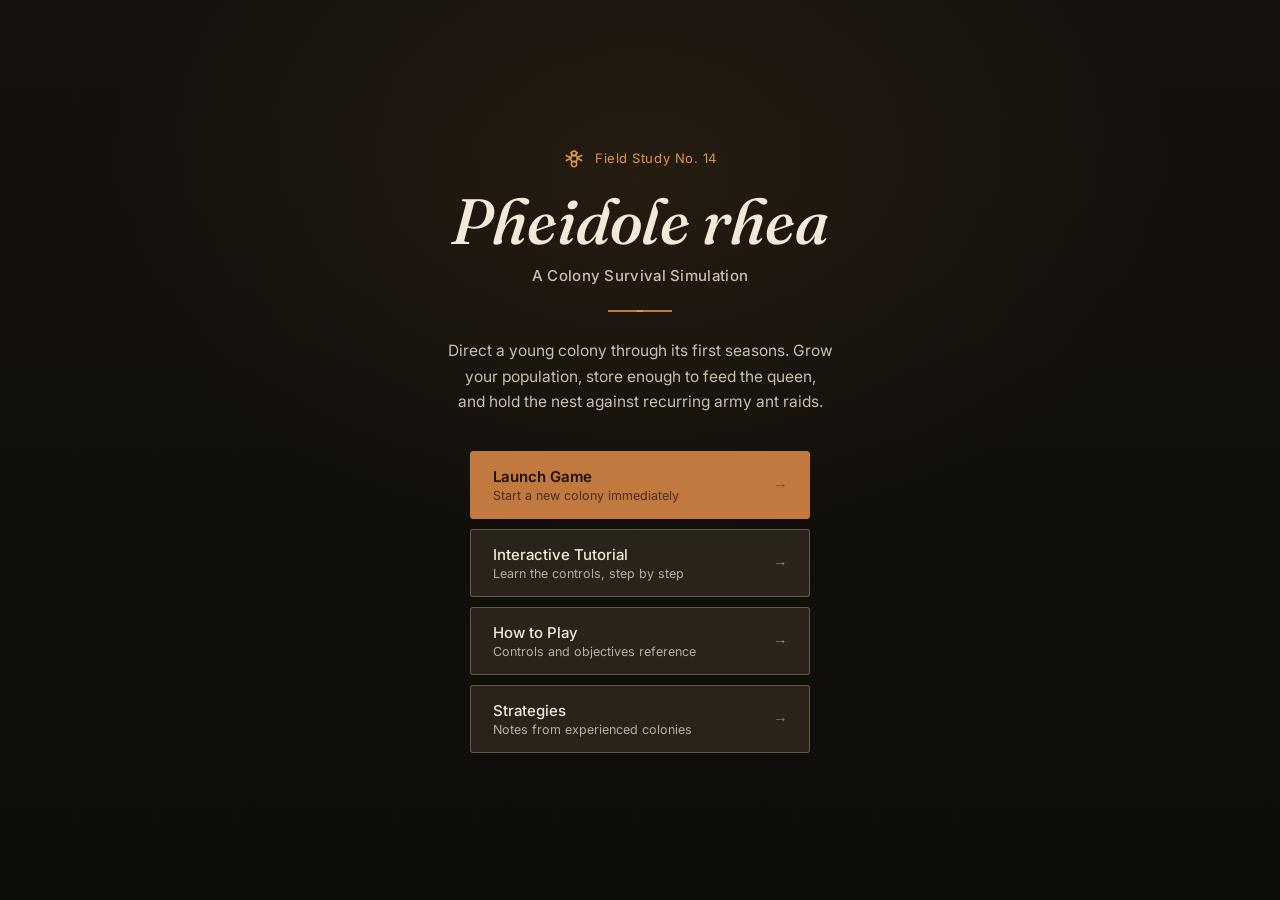
<file: index.html>
<!DOCTYPE html>
<html lang="en">
<head>
<meta charset="UTF-8">
<meta name="viewport" content="width=device-width, initial-scale=1.0">
<title>Pheidole Rhea — A Colony Survival Field Study</title>
<link rel="preconnect" href="https://fonts.googleapis.com">
<link rel="preconnect" href="https://fonts.gstatic.com" crossorigin>
<link href="https://fonts.googleapis.com/css2?family=Fraunces:ital,opsz,wght@0,9..144,400;0,9..144,500;0,9..144,600;1,9..144,500&family=Inter:wght@400;500;600;700&display=swap" rel="stylesheet">
<style>
  :root{
    --soil-900:#15120d;
    --soil-800:#1d1913;
    --soil-700:#2a231a;
    --soil-600:#3a3024;
    --parchment:#f2e9d8;
    --parchment-dim:#c9bfa9;
    --clay:#c1793f;
    --clay-bright:#e0954f;
    --moss:#7a9a5a;
    --moss-dim:#5c7644;
    --brick:#a8453c;
    --brick-bright:#cf5b4f;
    --dust-blue:#6f8fa8;
    --line:rgba(242,233,216,0.14);
    --line-strong:rgba(242,233,216,0.28);
    --shadow-deep:0 18px 50px rgba(0,0,0,0.55);
    --font-display:'Fraunces',Georgia,serif;
    --font-ui:'Inter',-apple-system,BlinkMacSystemFont,'Segoe UI',sans-serif;
  }
  *{box-sizing:border-box;margin:0;padding:0;}
  html,body{width:100%;height:100%;}
  body{
    background:var(--soil-900); color:var(--parchment);
    font-family:var(--font-ui);
    overflow:hidden; width:100vw; height:100vh;
  }
  button{ font-family:var(--font-ui); }
  #game-root{ position:relative; width:100%; height:100%; }
  canvas{ display:block; width:100%; height:100%; image-rendering:pixelated; }

  /* ============ SHARED SCREEN CHROME ============ */
  .screen{
    position:absolute; inset:0; display:none;
    align-items:center; justify-content:center;
    background:
      radial-gradient(ellipse 900px 600px at 50% 20%, rgba(193,121,63,0.10), transparent 60%),
      linear-gradient(180deg, var(--soil-900) 0%, #0f0d09 100%);
    z-index:50; overflow:auto; padding:40px 20px;
  }
  .screen.visible{ display:flex; }
  .field-texture{
    position:absolute; inset:0; pointer-events:none; opacity:0.5;
    background-image:
      repeating-linear-gradient(90deg, transparent, transparent 79px, rgba(242,233,216,0.02) 80px),
      repeating-linear-gradient(0deg, transparent, transparent 79px, rgba(242,233,216,0.02) 80px);
  }

  /* ============ START SCREEN ============ */
  #start-screen .panel{
    position:relative; max-width:560px; width:100%; text-align:center;
  }
  .eyebrow-mark{
    display:inline-flex; align-items:center; gap:10px; color:var(--clay-bright);
    font-size:13px; letter-spacing:0.04em; margin-bottom:18px;
  }
  .eyebrow-mark svg{ width:22px; height:22px; }
  .title-lockup{
    font-family:var(--font-display); font-weight:500; font-style:italic;
    font-size:clamp(40px,7vw,64px); line-height:1.05; color:var(--parchment);
  }
  .title-lockup .sub{
    display:block; font-family:var(--font-ui); font-style:normal; font-weight:500;
    font-size:15px; letter-spacing:0.02em; color:var(--parchment-dim); margin-top:14px;
  }
  .title-rule{
    width:64px; height:2px; background:var(--clay); margin:26px auto; border:none;
    position:relative;
  }
  .title-rule::after{
    content:''; position:absolute; left:50%; top:50%; width:6px; height:6px;
    background:var(--clay-bright); border-radius:50%; transform:translate(-50%,-50%) rotate(45deg);
  }
  .lede{
    font-size:15.5px; line-height:1.65; color:var(--parchment-dim); max-width:440px;
    margin:0 auto 36px; text-wrap:balance;
  }
  .menu-stack{ display:flex; flex-direction:column; gap:10px; max-width:340px; margin:0 auto; }
  .menu-btn{
    background:var(--soil-700); border:1px solid var(--line-strong); color:var(--parchment);
    padding:15px 22px; border-radius:3px; cursor:pointer; font-size:15px; font-weight:500;
    display:flex; align-items:center; justify-content:space-between; gap:12px;
    transition:background 0.15s, border-color 0.15s, transform 0.1s;
    text-align:left;
  }
  .menu-btn .arrow{ opacity:0.5; font-family:var(--font-display); font-style:italic; transition:transform 0.15s; }
  .menu-btn:hover{ background:var(--soil-600); border-color:var(--clay); }
  .menu-btn:hover .arrow{ transform:translateX(3px); opacity:1; }
  .menu-btn:active{ transform:translateY(1px); }
  .menu-btn.primary{
    background:var(--clay); border-color:var(--clay); color:#1a1108; font-weight:600;
  }
  .menu-btn.primary:hover{ background:var(--clay-bright); border-color:var(--clay-bright); }
  .menu-btn .label-sub{ display:block; font-weight:400; font-size:12.5px; opacity:0.7; margin-top:2px; }

  /* ============ SUB SCREENS (How to play / strategies) ============ */
  .doc-panel{
    position:relative; max-width:680px; width:100%;
    background:var(--soil-800); border:1px solid var(--line); border-radius:4px;
    box-shadow:var(--shadow-deep); max-height:86vh; display:flex; flex-direction:column;
  }
  .doc-header{
    padding:26px 32px 20px; border-bottom:1px solid var(--line);
    display:flex; align-items:baseline; justify-content:space-between; gap:16px;
  }
  .doc-header h2{
    font-family:var(--font-display); font-style:italic; font-weight:500;
    font-size:28px; color:var(--parchment); font-variant:normal;
  }
  .doc-header .plate-no{ font-size:12px; color:var(--parchment-dim); letter-spacing:0.03em; white-space:nowrap; }
  .close-btn{
    background:transparent; border:1px solid var(--line-strong); color:var(--parchment-dim);
    width:32px; height:32px; border-radius:50%; cursor:pointer; font-size:16px; line-height:1;
    flex-shrink:0; transition:all 0.15s;
  }
  .close-btn:hover{ color:var(--parchment); border-color:var(--clay); background:var(--soil-700); }
  .doc-body{ padding:26px 32px 32px; overflow-y:auto; }
  .doc-body h3{
    font-family:var(--font-ui); font-size:12.5px; text-transform:none; letter-spacing:0.01em;
    color:var(--clay-bright); font-weight:600; margin:26px 0 10px;
  }
  .doc-body h3:first-child{ margin-top:0; }
  .doc-body p{ font-size:14.5px; line-height:1.7; color:var(--parchment-dim); margin-bottom:10px; }
  .doc-body ul{ list-style:none; }
  .doc-body li{
    font-size:14.5px; line-height:1.6; color:var(--parchment-dim); padding:7px 0 7px 22px;
    position:relative; border-bottom:1px solid rgba(242,233,216,0.06);
  }
  .doc-body li:last-child{ border-bottom:none; }
  .doc-body li::before{
    content:''; position:absolute; left:2px; top:15px; width:5px; height:5px;
    background:var(--clay); transform:rotate(45deg);
  }
  .doc-body li strong{ color:var(--parchment); font-weight:600; }
  .key-row{ display:inline-flex; gap:4px; margin-right:8px; }
  kbd{
    background:var(--soil-600); border:1px solid var(--line-strong); border-radius:3px;
    padding:2px 7px; font-size:12px; font-family:var(--font-ui); color:var(--parchment);
    box-shadow:0 1px 0 rgba(0,0,0,0.4);
  }
  .stat-grid{ display:grid; grid-template-columns:repeat(2,1fr); gap:10px; margin-top:4px; }
  .stat-card{
    border:1px solid var(--line); padding:12px 14px; border-radius:3px; background:var(--soil-700);
  }
  .stat-card .name{ font-weight:600; font-size:13.5px; color:var(--parchment); margin-bottom:4px; }
  .stat-card .figs{ font-size:12px; color:var(--parchment-dim); }
  .doc-footer{ padding:18px 32px; border-top:1px solid var(--line); display:flex; justify-content:flex-end; }

  /* ============ HUD (in-game) ============ */
  #ui-layer{
    position:absolute; inset:0; pointer-events:none;
    display:flex; flex-direction:column; justify-content:space-between;
    z-index:10; opacity:0; transition:opacity 0.4s;
  }
  #ui-layer.active{ opacity:1; }
  .hud-panel{
    background:rgba(21,18,13,0.90); border:1px solid var(--line);
    pointer-events:auto; backdrop-filter:blur(6px);
  }
  #top-hud{
    display:flex; justify-content:space-between; align-items:center; gap:14px; flex-wrap:wrap;
    padding:12px 20px; border-bottom:1px solid var(--line-strong);
  }
  .resource-group{ display:flex; gap:22px; align-items:center; flex-wrap:wrap; }
  .res-chip{ display:flex; align-items:center; gap:7px; font-size:15px; font-weight:600; color:var(--parchment); }
  .res-chip svg{ width:18px; height:18px; flex-shrink:0; }
  .res-chip .num{ font-variant-numeric:tabular-nums; }
  .res-chip.seeds svg{ color:var(--clay-bright); }
  .res-chip.meat svg{ color:var(--brick-bright); }
  .res-chip.brood{ font-size:13px; font-weight:500; color:var(--parchment-dim); }
  .res-chip.brood svg{ color:var(--dust-blue); width:16px; height:16px; }

  #raid-warning{
    display:none; align-items:center; gap:8px; color:var(--brick-bright); font-weight:700;
    font-size:14.5px; letter-spacing:0.02em; animation:pulse-glow 1s infinite alternate;
  }
  #raid-warning svg{ width:18px; height:18px; }
  @keyframes pulse-glow{
    from{ opacity:0.75; } to{ opacity:1; text-shadow:0 0 14px rgba(207,91,79,0.6); }
  }

  #queen-hunger-wrap{ display:flex; align-items:center; gap:8px; font-size:12.5px; color:var(--parchment-dim); }
  #queen-hunger-wrap svg{ width:16px; height:16px; color:var(--clay-bright); }
  #queen-hunger-bar{ width:84px; height:8px; background:var(--soil-600); border:1px solid var(--line-strong); border-radius:2px; overflow:hidden; }
  #queen-hunger-fill{ height:100%; background:var(--moss); width:100%; transition:width 0.3s, background 0.3s; }

  .population{ font-size:13px; color:var(--parchment-dim); }
  .population .num{ color:var(--parchment); font-weight:600; }

  #toast-wrap{
    position:absolute; top:70px; left:50%; transform:translateX(-50%);
    display:flex; flex-direction:column; gap:6px; align-items:center; pointer-events:none; z-index:5;
  }
  .toast{
    background:rgba(21,18,13,0.92); border:1px solid var(--line-strong); padding:7px 16px; border-radius:3px;
    font-size:13px; color:var(--parchment); opacity:0;
    animation:toast-in 0.3s forwards, toast-out 0.4s forwards 2.6s;
  }
  @keyframes toast-in{ from{opacity:0; transform:translateY(-8px);} to{opacity:1; transform:translateY(0);} }
  @keyframes toast-out{ from{opacity:1;} to{opacity:0; transform:translateY(-8px);} }

  #context-menu{
    position:absolute; top:76px; right:16px; display:none; flex-direction:column;
    align-items:stretch; gap:8px; width:216px; pointer-events:auto; padding:14px; z-index:6;
  }
  #context-menu h3{ font-size:12.5px; color:var(--clay-bright); font-weight:600; margin-bottom:2px; }
  .menu-action-btn{
    background:var(--soil-700); border:1px solid var(--line-strong); color:var(--parchment);
    font-size:12.5px; padding:9px 12px; border-radius:3px; cursor:pointer; font-weight:500;
    transition:background 0.15s, border-color 0.15s;
  }
  .menu-action-btn:hover{ background:var(--soil-600); border-color:var(--clay); }
  #plug-btn{ border-color:var(--brick); color:var(--brick-bright); }
  #plug-btn:hover{ background:rgba(168,69,60,0.16); border-color:var(--brick-bright); }

  #controls-hint{
    position:absolute; bottom:88px; left:20px; color:var(--parchment-dim); font-size:12.5px;
    pointer-events:none; background:rgba(21,18,13,0.85); padding:10px 14px; border-radius:3px;
    border:1px solid var(--line); max-width:320px; line-height:1.6; z-index:5;
  }
  .highlight{ color:var(--clay-bright); font-weight:600; }
  kbd.mini{ background:var(--soil-600); border:1px solid var(--line-strong); border-radius:2px; padding:1px 5px; font-size:11px; color:var(--parchment); }

  #action-prompt{
    position:absolute; left:50%; bottom:126px; transform:translateX(-50%);
    background:rgba(21,18,13,0.92); border:1px solid var(--clay); color:var(--clay-bright);
    padding:8px 18px; border-radius:20px; font-size:13.5px; font-weight:600;
    display:none; pointer-events:none; white-space:nowrap; z-index:5;
  }

  #compass{
    position:absolute; top:76px; left:16px; pointer-events:none;
    background:rgba(21,18,13,0.80); border:1px solid var(--line); border-radius:3px;
    padding:6px 11px; font-size:11.5px; color:var(--parchment-dim); z-index:5;
    font-variant-numeric:tabular-nums;
  }

  #bottom-hud{
    display:flex; justify-content:space-between; align-items:flex-end; flex-wrap:wrap; gap:12px;
    padding:14px 20px; border-top:1px solid var(--line-strong);
  }
  .tools-group, .spawn-group{ display:flex; gap:8px; flex-wrap:wrap; }
  .tool-btn, .spawn-btn{
    background:var(--soil-700); color:var(--parchment); border:1px solid var(--line-strong);
    padding:10px 14px; cursor:pointer; font-weight:600; border-radius:3px; transition:all 0.15s;
    font-size:12.5px; display:flex; align-items:center; gap:7px;
  }
  .tool-btn svg, .spawn-btn svg{ width:15px; height:15px; flex-shrink:0; }
  .tool-btn:hover, .spawn-btn:hover{ background:var(--soil-600); transform:translateY(-1px); }
  .tool-btn:active, .spawn-btn:active{ transform:translateY(1px); }
  .spawn-btn:disabled{ background:var(--soil-800); color:#54493a; cursor:not-allowed; transform:none; border-color:var(--soil-700); }
  .spawn-btn:disabled svg{ opacity:0.3; }
  .tool-btn.active{ background:var(--soil-600); border-color:var(--parchment); }
  .tool-btn.tool-forage.active{ border-color:var(--moss); box-shadow:0 0 0 1px var(--moss); color:var(--moss); }
  .tool-btn.tool-attack.active{ border-color:var(--brick); box-shadow:0 0 0 1px var(--brick); color:var(--brick-bright); }
  .btn-cost{ display:block; font-size:10.5px; color:var(--parchment-dim); margin-top:3px; font-weight:400; }
  .spawn-btn{ flex-direction:column; align-items:flex-start; gap:2px; }
  .spawn-btn .btn-label-row{ display:flex; align-items:center; gap:7px; }

  /* ============ GAME OVER ============ */
  #game-over-screen .panel{ max-width:520px; width:100%; text-align:center; }
  #game-over-screen .eyebrow-mark{ color:var(--brick-bright); }
  #game-over-screen .title-lockup{ color:var(--parchment); }
  #game-over-screen .title-rule::after{ background:var(--brick-bright); }
  #final-stats{
    display:grid; grid-template-columns:repeat(3,1fr); gap:1px; background:var(--line);
    border:1px solid var(--line); margin:30px 0; border-radius:3px; overflow:hidden;
  }
  #final-stats .stat{ background:var(--soil-800); padding:16px 10px; }
  #final-stats .stat .val{ font-family:var(--font-display); font-style:italic; font-size:26px; color:var(--clay-bright); }
  #final-stats .stat .lbl{ font-size:11px; color:var(--parchment-dim); margin-top:4px; letter-spacing:0.02em; }

  /* ============ TUTORIAL OVERLAY ============ */
  #tutorial-overlay{
    position:absolute; inset:0; z-index:40; pointer-events:none; display:none;
  }
  #tutorial-overlay.active{ display:block; }
  #tutorial-scrim{
    position:absolute; inset:0; background:rgba(10,8,5,0.45); pointer-events:none;
  }
  #tutorial-card{
    position:absolute; max-width:340px; background:var(--soil-800); border:1px solid var(--clay);
    border-radius:4px; padding:20px 22px; pointer-events:auto; box-shadow:var(--shadow-deep);
    z-index:41;
  }
  #tutorial-card .step-tag{ font-size:11px; color:var(--clay-bright); font-weight:600; margin-bottom:8px; letter-spacing:0.02em; }
  #tutorial-card p{ font-size:14px; line-height:1.6; color:var(--parchment); margin-bottom:14px; }
  #tutorial-card .tut-actions{ display:flex; justify-content:space-between; align-items:center; gap:10px; }
  .tut-btn{
    background:var(--clay); border:1px solid var(--clay); color:#1a1108; font-weight:600;
    padding:8px 16px; border-radius:3px; cursor:pointer; font-size:13px;
  }
  .tut-btn:hover{ background:var(--clay-bright); }
  .tut-skip{ background:none; border:none; color:var(--parchment-dim); font-size:12.5px; cursor:pointer; text-decoration:underline; }
  .tut-skip:hover{ color:var(--parchment); }
  .tutorial-highlight{
    position:absolute; border:2px solid var(--clay-bright); border-radius:6px;
    box-shadow:0 0 0 4000px rgba(10,8,5,0.55), 0 0 18px rgba(224,149,79,0.5);
    pointer-events:none; z-index:39; transition:all 0.3s ease;
  }

  ::-webkit-scrollbar{ width:9px; }
  ::-webkit-scrollbar-track{ background:var(--soil-800); }
  ::-webkit-scrollbar-thumb{ background:var(--soil-600); border-radius:5px; }
  ::-webkit-scrollbar-thumb:hover{ background:var(--clay); }

  @media (max-width:640px){
    #controls-hint{ display:none; }
    .resource-group{ gap:14px; }
    .stat-grid{ grid-template-columns:1fr; }
    #final-stats{ grid-template-columns:1fr; }
  }
</style>
</head>
<body>

<div id="game-root">
  <canvas id="gameCanvas"></canvas>

  <!-- ======================= START SCREEN ======================= -->
  <div class="screen visible" id="start-screen">
    <div class="field-texture"></div>
    <div class="panel">
      <div class="eyebrow-mark">
        <svg viewBox="0 0 24 24" fill="none" stroke="currentColor" stroke-width="1.6"><circle cx="12" cy="7" r="2.6"/><circle cx="12" cy="12.5" r="3.6"/><circle cx="12" cy="18.5" r="2.9"/><path d="M9 12 L3 9 M9 12 L3 15 M15 12 L21 9 M15 12 L21 15 M11 9.5 L8 6 M13 9.5 L16 6"/></svg>
        <span>Field Study No. 14</span>
      </div>
      <h1 class="title-lockup">Pheidole rhea
        <span class="sub">A Colony Survival Simulation</span>
      </h1>
      <hr class="title-rule">
      <p class="lede">Direct a young colony through its first seasons. Grow your population, store enough to feed the queen, and hold the nest against recurring army ant raids.</p>
      <div class="menu-stack">
        <button class="menu-btn primary" id="btn-launch">
          <span>Launch Game<span class="label-sub">Start a new colony immediately</span></span>
          <span class="arrow">&rarr;</span>
        </button>
        <button class="menu-btn" id="btn-tutorial">
          <span>Interactive Tutorial<span class="label-sub">Learn the controls, step by step</span></span>
          <span class="arrow">&rarr;</span>
        </button>
        <button class="menu-btn" id="btn-howto">
          <span>How to Play<span class="label-sub">Controls and objectives reference</span></span>
          <span class="arrow">&rarr;</span>
        </button>
        <button class="menu-btn" id="btn-strategies">
          <span>Strategies<span class="label-sub">Notes from experienced colonies</span></span>
          <span class="arrow">&rarr;</span>
        </button>
      </div>
    </div>
  </div>

  <!-- ======================= HOW TO PLAY ======================= -->
  <div class="screen" id="howto-screen">
    <div class="field-texture"></div>
    <div class="doc-panel">
      <div class="doc-header">
        <h2>How to Play</h2>
        <button class="close-btn" data-close="howto-screen">&times;</button>
      </div>
      <div class="doc-body">
        <h3>Objective</h3>
        <p>Keep the queen fed, grow the colony, and survive the army ant raids that arrive on a rolling timer. Losing the queen ends the study.</p>

        <h3>Camera</h3>
        <ul>
          <li><span class="key-row"><kbd>W</kbd><kbd>A</kbd><kbd>S</kbd><kbd>D</kbd></span> Pan the camera when no ant is under direct control.</li>
          <li><strong>Scroll wheel</strong> Zoom in and out.</li>
        </ul>

        <h3>Direct Control</h3>
        <ul>
          <li><strong>Click any ant or the queen</strong> to take direct control of it. The camera follows automatically.</li>
          <li><span class="key-row"><kbd>&uarr;</kbd><kbd>&darr;</kbd><kbd>&larr;</kbd><kbd>&rarr;</kbd></span> Move the controlled ant.</li>
          <li><span class="key-row"><kbd>Space</kbd></span> Context action — attack, hunt, dig, place a wall, pick up or drop brood, or feed the queen and larvae, depending what's nearby.</li>
          <li>Click empty space, or press <strong>Release Control</strong>, to hand the ant back to automatic behavior.</li>
        </ul>

        <h3>Tools (Pointer Mode)</h3>
        <ul>
          <li><strong>Pointer</strong> — click a dirt wall touching open space to queue a dig job for your workers. Click an ant to control it.</li>
          <li><strong>Forage Pheromone</strong> — mark ground with a scent trail; nearby idle workers are drawn toward it to search for food.</li>
          <li><strong>Attack Pheromone</strong> — mark ground near an intruder; nearby majors and minors are drawn toward it to fight.</li>
        </ul>

        <h3>Colony Roles</h3>
        <div class="stat-grid">
          <div class="stat-card"><div class="name">Minor</div><div class="figs">Fast forager and digger. Cheap to raise.</div></div>
          <div class="stat-card"><div class="name">Major</div><div class="figs">Stronger fighter and forager. Costs meat.</div></div>
          <div class="stat-card"><div class="name">Super Major</div><div class="figs">Heavy defender. Can plug a tunnel entrance.</div></div>
          <div class="stat-card"><div class="name">Queen</div><div class="figs">Lays eggs when fed and not hungry. Protect her.</div></div>
        </div>

        <h3>Feeding &amp; Brood</h3>
        <p>Workers carry seeds and meat back to the queen automatically, which restores her hunger and banks the resource. Larvae need a single feeding partway through their growth — stand a carrying ant on top of a hungry larva and press Space to feed it.</p>
      </div>
      <div class="doc-footer">
        <button class="menu-action-btn" data-close="howto-screen">Close</button>
      </div>
    </div>
  </div>

  <!-- ======================= STRATEGIES ======================= -->
  <div class="screen" id="strategies-screen">
    <div class="field-texture"></div>
    <div class="doc-panel">
      <div class="doc-header">
        <h2>Strategies</h2>
        <button class="close-btn" data-close="strategies-screen">&times;</button>
      </div>
      <div class="doc-body">
        <h3>Early Colony</h3>
        <ul>
          <li>Spend early seeds on <strong>minors</strong>. They forage and dig fastest and cost no meat.</li>
          <li>Keep an eye on the hunger gauge — a starving queen stops laying eggs and slowly loses health.</li>
          <li>Let workers stockpile a buffer of both resources before raising a major or super major.</li>
        </ul>

        <h3>Before a Raid</h3>
        <ul>
          <li>The raid warning gives you a moment to prepare — pull foragers back toward the nest entrance.</li>
          <li>Take direct control of a <strong>super major</strong> and use <strong>Toggle Plug Mode</strong> to seal a tunnel chokepoint against incoming army ants.</li>
          <li>Drop an <strong>attack pheromone</strong> near the entrance before ants arrive; nearby defenders will already be moving into position when the raid lands.</li>
        </ul>

        <h3>During a Raid</h3>
        <ul>
          <li>Army ants go after loose brood first, then whichever ant is nearest. Keep brood deep in the nest, away from the surface.</li>
          <li>Majors and super majors will break off other tasks to assist any ant under attack — a cluster of them near the entrance holds a line well.</li>
          <li>Direct-controlling a major yourself lets you focus fire on the army ant doing the most damage.</li>
        </ul>

        <h3>Long Term</h3>
        <ul>
          <li>Dig a second chamber deeper underground to store brood far from the surface entrance army ants use.</li>
          <li>Balance your population between foragers and defenders — an all-defense colony starves, an all-forager colony gets overrun.</li>
          <li>Hunting prey on the surface is the fastest way to bank meat for majors and super majors.</li>
        </ul>
      </div>
      <div class="doc-footer">
        <button class="menu-action-btn" data-close="strategies-screen">Close</button>
      </div>
    </div>
  </div>

  <!-- ======================= GAME OVER ======================= -->
  <div class="screen" id="game-over-screen">
    <div class="field-texture"></div>
    <div class="panel">
      <div class="eyebrow-mark">
        <svg viewBox="0 0 24 24" fill="none" stroke="currentColor" stroke-width="1.6"><path d="M12 3 L12 13 M12 13 L8 17 M12 13 L16 17 M6 21 L18 21"/></svg>
        <span>Colony Record</span>
      </div>
      <h1 class="title-lockup" id="game-over-title">Colony Lost
        <span class="sub" id="game-over-sub">The queen has died. No further eggs will be laid.</span>
      </h1>
      <hr class="title-rule">
      <div id="final-stats">
        <div class="stat"><div class="val" id="stat-wave">1</div><div class="lbl">Waves Survived</div></div>
        <div class="stat"><div class="val" id="stat-pop">1</div><div class="lbl">Peak Population</div></div>
        <div class="stat"><div class="val" id="stat-time">0:00</div><div class="lbl">Time Survived</div></div>
      </div>
      <div class="menu-stack">
        <button class="menu-btn primary" id="btn-restart">
          <span>Start a New Colony</span>
          <span class="arrow">&rarr;</span>
        </button>
        <button class="menu-btn" id="btn-gameover-menu">
          <span>Return to Main Menu</span>
          <span class="arrow">&rarr;</span>
        </button>
      </div>
    </div>
  </div>

  <!-- ======================= TUTORIAL OVERLAY ======================= -->
  <div id="tutorial-overlay">
    <div id="tutorial-scrim"></div>
    <div class="tutorial-highlight" id="tutorial-highlight" style="display:none;"></div>
    <div id="tutorial-card">
      <div class="step-tag" id="tut-step-tag">STEP 1 OF 8</div>
      <p id="tut-step-text">Welcome text goes here.</p>
      <div class="tut-actions">
        <button class="tut-skip" id="tut-skip">Skip tutorial</button>
        <button class="tut-btn" id="tut-next">Next</button>
      </div>
    </div>
  </div>

  <!-- ======================= IN-GAME HUD ======================= -->
  <div id="controls-hint">
    <span class="key-row"><kbd class="mini">W</kbd><kbd class="mini">A</kbd><kbd class="mini">S</kbd><kbd class="mini">D</kbd></span> Pan camera &middot; Scroll to zoom<br>
    <span class="highlight">Click an ant</span> or the queen to take control<br>
    <span class="key-row"><kbd class="mini">&uarr;&darr;&larr;&rarr;</kbd></span> Move &middot; <span class="key-row"><kbd class="mini">Space</kbd></span> Act
  </div>

  <div id="action-prompt"></div>
  <div id="compass"></div>

  <div id="ui-layer">
    <div id="top-hud" class="hud-panel">
      <div class="resource-group">
        <span class="res-chip seeds">
          <svg viewBox="0 0 24 24" fill="currentColor"><path d="M12 2c3 3 6 7 6 11a6 6 0 0 1-12 0c0-4 3-8 6-11z"/></svg>
          <span class="num" id="count-seeds">10</span>
        </span>
        <span class="res-chip meat">
          <svg viewBox="0 0 24 24" fill="currentColor"><path d="M17 3c-3 0-6 2-7 5-2 0-4 2-4 4.5 0 1 .3 1.8.8 2.5L4 17.5 6.5 20l2.5-2.8c.7.5 1.5.8 2.5.8 2.5 0 4.5-2 4.5-4 3-1 5-4 5-7 0-1.7-1.4-4-4-4z"/></svg>
          <span class="num" id="count-meat">5</span>
        </span>
        <span class="res-chip brood">
          <svg viewBox="0 0 24 24" fill="none" stroke="currentColor" stroke-width="1.8"><ellipse cx="12" cy="13" rx="6" ry="8"/></svg>
          Brood <span class="num" id="count-brood">0</span>
        </span>
        <div id="queen-hunger-wrap">
          <svg viewBox="0 0 24 24" fill="currentColor"><circle cx="12" cy="6" r="3"/><path d="M4 20l1.5-9L9 13l3-7 3 7 3.5-2L20 20z"/></svg>
          <span>Queen</span>
          <div id="queen-hunger-bar"><div id="queen-hunger-fill"></div></div>
        </div>
      </div>
      <div id="raid-warning">
        <svg viewBox="0 0 24 24" fill="none" stroke="currentColor" stroke-width="2"><path d="M12 2 L22 20 L2 20 Z"/><line x1="12" y1="9" x2="12" y2="14"/><circle cx="12" cy="17" r="0.6" fill="currentColor"/></svg>
        <span>Wave <span id="wave-num">1</span> — Army Ant Raid</span>
      </div>
      <div class="population">Colony <span class="num" id="count-pop">1</span></div>
    </div>

    <div id="toast-wrap"></div>

    <div id="context-menu" class="hud-panel">
      <h3 id="context-menu-title">Super Major Selected</h3>
      <button class="menu-action-btn" id="plug-btn">Toggle Plug Mode (Defend)</button>
      <button class="menu-action-btn" id="release-btn">Release Control</button>
    </div>

    <div id="bottom-hud" class="hud-panel">
      <div class="tools-group">
        <button class="tool-btn active" id="tool-pointer" data-tool="pointer">
          <svg viewBox="0 0 24 24" fill="none" stroke="currentColor" stroke-width="2"><path d="M5 3l14 8-6 2-2 6z"/></svg>
          Pointer
        </button>
        <button class="tool-btn tool-forage" id="tool-forage" data-tool="forage">
          <svg viewBox="0 0 24 24" fill="none" stroke="currentColor" stroke-width="2"><path d="M12 21c-4-3-7-6.5-7-10.5A7 7 0 0 1 12 3a7 7 0 0 1 7 7.5C19 14.5 16 18 12 21z"/></svg>
          Forage Pheromone
        </button>
        <button class="tool-btn tool-attack" id="tool-attack" data-tool="attack">
          <svg viewBox="0 0 24 24" fill="none" stroke="currentColor" stroke-width="2"><path d="M6 18L18 6M9 6h9v9"/></svg>
          Attack Pheromone
        </button>
      </div>
      <div class="spawn-group">
        <button class="spawn-btn" id="spawn-minor">
          <span class="btn-label-row"><svg viewBox="0 0 24 24" fill="none" stroke="currentColor" stroke-width="1.8"><ellipse cx="12" cy="12" rx="5" ry="7"/></svg>Spawn Minor</span>
          <span class="btn-cost">2 Seeds</span>
        </button>
        <button class="spawn-btn" id="spawn-major">
          <span class="btn-label-row"><svg viewBox="0 0 24 24" fill="none" stroke="currentColor" stroke-width="1.8"><ellipse cx="12" cy="12" rx="6" ry="8"/></svg>Spawn Major</span>
          <span class="btn-cost">3 Seeds, 1 Meat</span>
        </button>
        <button class="spawn-btn" id="spawn-super">
          <span class="btn-label-row"><svg viewBox="0 0 24 24" fill="none" stroke="currentColor" stroke-width="1.8"><ellipse cx="12" cy="12" rx="7" ry="9"/></svg>Spawn Super Major</span>
          <span class="btn-cost">4 Seeds, 2 Meat</span>
        </button>
      </div>
    </div>
  </div>
</div>

<script>
/* ======================================================================
   SCREEN / GAME-STATE MANAGEMENT
   ====================================================================== */
const SCREENS = ['start-screen','howto-screen','strategies-screen','game-over-screen'];
function showScreen(id){
    SCREENS.forEach(s => document.getElementById(s).classList.remove('visible'));
    if (id) document.getElementById(id).classList.add('visible');
}
function hideAllScreens(){ showScreen(null); }

let gameRunning = false;   // true while PLAYING or TUTORIAL (loop active)
let gameStarted = false;   // becomes true once initial world/entities exist
let peakPopulation = 1;
let gameStartTime = 0;

document.getElementById('btn-launch').onclick = () => startNewGame(false);
document.getElementById('btn-tutorial').onclick = () => startNewGame(true);
document.getElementById('btn-howto').onclick = () => showScreen('howto-screen');
document.getElementById('btn-strategies').onclick = () => showScreen('strategies-screen');
document.querySelectorAll('[data-close]').forEach(btn => {
    btn.onclick = () => showScreen('start-screen');
});
document.getElementById('btn-restart').onclick = () => startNewGame(false);
document.getElementById('btn-gameover-menu').onclick = () => { showScreen('start-screen'); };

function startNewGame(withTutorial){
    resetGameState();
    hideAllScreens();
    document.getElementById('ui-layer').classList.add('active');
    gameRunning = true;
    gameStarted = true;
    gameStartTime = performance.now();
    peakPopulation = 1;
    if (withTutorial) startTutorial();
}

function endGame(){
    gameRunning = false;
    document.getElementById('ui-layer').classList.remove('active');
    endTutorial(true);
    const elapsedMs = performance.now() - gameStartTime;
    const mins = Math.floor(elapsedMs / 60000);
    const secs = Math.floor((elapsedMs % 60000) / 1000);
    document.getElementById('stat-wave').textContent = Math.max(1, state.wave - (state.isRaidActive ? 0 : 0));
    document.getElementById('stat-pop').textContent = peakPopulation;
    document.getElementById('stat-time').textContent = mins + ':' + String(secs).padStart(2,'0');
    showScreen('game-over-screen');
}

/**
 * ==========================================
 * FPS SETTING - CHANGE THIS TO REDUCE LAG
 * ==========================================
 */
let TARGET_FPS = 60;

/**
 * ENGINE & CAMERA SETUP
 */
const canvas = document.getElementById('gameCanvas');
const ctx = canvas.getContext('2d');
const TILE_SIZE = 40;
const SURFACE_Y = 15;
const CHUNK_SIZE = 16;

const camera = { x: 0, y: 0, zoom: 1.2 };
const keys = { w: false, a: false, s: false, d: false, arrowup: false, arrowdown: false, arrowleft: false, arrowright: false, ' ': false };
let spacePressed = false;
let pathfindsThisFrame = 0;

window.addEventListener('keydown', e => {
    if (!gameRunning) return;
    let k = e.key.toLowerCase();
    if (k === ' ') k = ' ';
    if (keys.hasOwnProperty(k)) {
        keys[k] = true;
        if (['arrowup', 'arrowdown', 'arrowleft', 'arrowright', ' '].includes(k)) e.preventDefault();
    }
});
window.addEventListener('keyup', e => {
    let k = e.key.toLowerCase();
    if (k === ' ') { k = ' '; spacePressed = false; }
    if (keys.hasOwnProperty(k)) keys[k] = false;
});
canvas.addEventListener('wheel', e => {
    if (!gameRunning) return;
    camera.zoom -= e.deltaY * 0.001;
    camera.zoom = Math.max(0.4, Math.min(camera.zoom, 3.0));
});

function resize() { canvas.width = window.innerWidth; canvas.height = window.innerHeight; }
window.addEventListener('resize', resize);
resize();

function distSq(x1, y1, x2, y2) {
    return (x2 - x1) * (x2 - x1) + (y2 - y1) * (y2 - y1);
}

/**
 * INFINITE WORLD
 */
const chunks = new Map();
const decorations = new Map();
const surfaceCache = new Map();

function chunkKey(cx, cy) { return cx + ',' + cy; }

function hash2(x, y) {
    let h = Math.sin(x * 127.1 + y * 311.7) * 43758.5453123;
    return h - Math.floor(h);
}

function surfaceHeightAt(gx) {
    if (surfaceCache.has(gx)) return surfaceCache.get(gx);
    let base = SURFACE_Y + Math.round(Math.sin(gx * 0.07) * 2 + Math.sin(gx * 0.021) * 3);
    let hill = Math.round(Math.sin(gx * 0.004) * 12);
    let val = base + hill;
    surfaceCache.set(gx, val);
    return val;
}

function generateChunk(cx, cy) {
    const data = new Uint8Array(CHUNK_SIZE * CHUNK_SIZE);
    const baseX = cx * CHUNK_SIZE, baseY = cy * CHUNK_SIZE;
    const decos = [];

    for (let ly = 0; ly < CHUNK_SIZE; ly++) {
        for (let lx = 0; lx < CHUNK_SIZE; lx++) {
            const gx = baseX + lx, gy = baseY + ly;
            const surf = surfaceHeightAt(gx);
            let val = (gy < surf) ? 0 : 1;

            if (val === 1) {
                if (hash2(gx * 3.1, gy * 7.7) > 0.985) val = 2;
                const cavernNoise = hash2(gx * 0.09 + 50, gy * 0.09 + 50);
                if (gy > surf + 4 && cavernNoise > 0.965) {
                    val = 0;
                }
            }
            data[ly * CHUNK_SIZE + lx] = val;
        }
    }

    for (let lx = 0; lx < CHUNK_SIZE; lx++) {
        const gx = baseX + lx;
        const surf = surfaceHeightAt(gx);
        if (surf >= baseY && surf < baseY + CHUNK_SIZE) {
            const r = hash2(gx * 5.3, 91.1);
            if (r > 0.82) decos.push({ type: 'grass', x: gx, y: surf - 1 });
            else if (r > 0.74) decos.push({ type: 'pebble', x: gx, y: surf - 1 });
            else if (r > 0.71) decos.push({ type: 'mushroom', x: gx, y: surf - 1 });

            if (hash2(gx * 4.1, 88.8) > 0.95) {
                state.surfaceItems.push({ type: 'seed', x: gx, y: surf - 1 });
                state.jobs.push({ type: 'HARVEST', x: gx, y: surf - 1, resourceType: 'seed', assigned: false });
            }
        }
        if (hash2(gx * 1.7 + 200, cy * 3.3 + 200) > 0.992) {
            decos.push({ type: 'bank_marker', x: gx, y: surfaceHeightAt(gx) });
        }
    }
    for (let i = 0; i < 3; i++) {
        const lx = Math.floor(hash2(cx * 13 + i, cy * 17 + i) * CHUNK_SIZE);
        const ly = Math.floor(hash2(cx * 19 + i, cy * 23 + i) * CHUNK_SIZE);
        const gx = baseX + lx, gy = baseY + ly;
        if (gy > surfaceHeightAt(gx) + 2) decos.push({ type: 'bg_rock', x: gx, y: gy });
    }

    chunks.set(chunkKey(cx, cy), data);
    decorations.set(chunkKey(cx, cy), decos);
}

function ensureChunk(cx, cy) {
    const key = chunkKey(cx, cy);
    if (!chunks.has(key)) generateChunk(cx, cy);
    return chunks.get(key);
}

function getTile(gx, gy) {
    const cx = Math.floor(gx / CHUNK_SIZE), cy = Math.floor(gy / CHUNK_SIZE);
    const data = ensureChunk(cx, cy);
    const lx = ((gx % CHUNK_SIZE) + CHUNK_SIZE) % CHUNK_SIZE;
    const ly = ((gy % CHUNK_SIZE) + CHUNK_SIZE) % CHUNK_SIZE;
    return data[ly * CHUNK_SIZE + lx];
}

function setTile(gx, gy, val) {
    const cx = Math.floor(gx / CHUNK_SIZE), cy = Math.floor(gy / CHUNK_SIZE);
    const data = ensureChunk(cx, cy);
    const lx = ((gx % CHUNK_SIZE) + CHUNK_SIZE) % CHUNK_SIZE;
    const ly = ((gy % CHUNK_SIZE) + CHUNK_SIZE) % CHUNK_SIZE;
    data[ly * CHUNK_SIZE + lx] = val;
}

function isWall(gx, gy) { return getTile(gx, gy) !== 0; }
function isRock(gx, gy) { return getTile(gx, gy) === 2; }

function initMap() {
    const centerX = 0;
    for (let y = SURFACE_Y - 1; y < SURFACE_Y + 5; y++) setTile(centerX, y, 0);
    for (let cy = SURFACE_Y + 5; cy <= SURFACE_Y + 7; cy++) {
        for (let cx = centerX - 3; cx <= centerX + 3; cx++) setTile(cx, cy, 0);
    }
    camera.x = (centerX * TILE_SIZE) - (canvas.width / 2) / camera.zoom;
    camera.y = ((SURFACE_Y + 5) * TILE_SIZE) - (canvas.height / 2) / camera.zoom;
}

/**
 * GAME STATE
 */
let state = null;

function freshState(){
    const s = {
        resources: { seeds: 15, meat: 5 },
        entities: [], jobs: [], surfaceItems: [], pheromones: [],
        particles: [], floatingTexts: [], splats: [], flies: [],
        controlledAnt: null, raidTimer: 5000, isRaidActive: false, wave: 1,
        activeTool: 'pointer', isDrawing: false, shake: 0, time: 0,
        postBattleTimer: 0, seedRespawnTimer: 900,
        queenHunger: 100, nextEggTimer: 600,
        gameOver: false
    };
    s.queenHungerDrain = 0.012;
    s.brood = [];
    return s;
}

// Resource thresholds: workers stop foraging once the nest is well stocked
const FORAGE_SEED_CAP = 20;
const FORAGE_MEAT_CAP = 12;

const ASSETS = {
    queen: { src: 'https://gnome-steader.github.io/Ant-game/queen.png', img: new Image(), loaded: false, fallback: '#9b59b6' },
    minor: { src: 'https://gnome-steader.github.io/Ant-game/minor.png', img: new Image(), loaded: false, fallback: '#d9a441' },
    major: { src: 'https://gnome-steader.github.io/Ant-game/major.png', img: new Image(), loaded: false, fallback: '#c1793f' },
    super_major: { src: 'https://gnome-steader.github.io/Ant-game/super-major.png', img: new Image(), loaded: false, fallback: '#a8453c' },
    army_ant: { src: 'https://gnome-steader.github.io/Ant-game/army_ant.png', img: new Image(), loaded: false, fallback: '#8b2a2a' },
    dirt_tile: { src: 'https://gnome-steader.github.io/Ant-game/dirt_tile.png', img: new Image(), loaded: false, fallback: '#4a3826' },
    dirt_ball: { src: 'https://gnome-steader.github.io/Ant-game/dirt_ball.png', img: new Image(), loaded: false, fallback: '#6b4a2b' },
    nut: { src: 'https://gnome-steader.github.io/Ant-game/nut.png', img: new Image(), loaded: false, fallback: null },
    meat_food: { src: 'https://gnome-steader.github.io/Ant-game/meat.png', img: new Image(), loaded: false, fallback: null },
    bug: { src: 'https://gnome-steader.github.io/Ant-game/bug.png', img: new Image(), loaded: false, fallback: null }
};
Object.values(ASSETS).forEach(asset => {
    asset.img.src = asset.src;
    asset.img.onload = () => asset.loaded = true;
    asset.img.onerror = () => asset.loaded = false;
});

class Particle {
    constructor(x, y, color, speed = 4, size = null, gravity = 0) {
        this.x = x; this.y = y;
        this.vx = (Math.random() - 0.5) * speed; this.vy = (Math.random() - 0.5) * speed;
        this.life = 1.0; this.decay = Math.random() * 0.05 + 0.02;
        this.color = color; this.size = size || (Math.random() * 4 + 2);
        this.gravity = gravity;
    }
    update() { this.x += this.vx; this.y += this.vy; this.vy += this.gravity; this.life -= this.decay; }
    draw() {
        ctx.globalAlpha = Math.max(0, this.life);
        ctx.fillStyle = this.color; ctx.fillRect(this.x - this.size / 2, this.y - this.size / 2, this.size, this.size);
        ctx.globalAlpha = 1.0;
    }
}
class FloatingText {
    constructor(x, y, text, color, size = 18) {
        this.x = x; this.y = y; this.text = text; this.color = color;
        this.life = 1.0; this.vy = -1; this.size = size;
    }
    update() { this.y += this.vy; this.vy *= 0.97; this.life -= 0.018; }
    draw() {
        ctx.globalAlpha = Math.max(0, this.life);
        ctx.fillStyle = 'rgba(0,0,0,0.6)'; ctx.font = `600 ${this.size}px Inter, Arial`;
        ctx.fillText(this.text, this.x + 1, this.y + 1);
        ctx.fillStyle = this.color;
        ctx.fillText(this.text, this.x, this.y);
        ctx.globalAlpha = 1.0;
    }
}
function spawnParticles(x, y, color, count = 5, speed = 4, size = null, gravity = 0) {
    for (let i = 0; i < count; i++) state.particles.push(new Particle(x, y, color, speed, size, gravity));
    if (state.particles.length > 200) state.particles.splice(0, state.particles.length - 200);
}
function spawnText(x, y, text, color, size) { state.floatingTexts.push(new FloatingText(x, y, text, color, size)); }
function triggerShake(intensity) { state.shake = Math.max(state.shake, intensity); }
function toast(msg) {
    const wrap = document.getElementById('toast-wrap');
    const el = document.createElement('div');
    el.className = 'toast'; el.textContent = msg;
    wrap.appendChild(el);
    setTimeout(() => el.remove(), 3000);
}

function resolveCollision(entity) {
    const radius = TILE_SIZE * 0.35;
    const left = entity.x - radius, right = entity.x + radius;
    const top = entity.y - radius, bottom = entity.y + radius;

    const minGx = Math.floor(left / TILE_SIZE), maxGx = Math.floor(right / TILE_SIZE);
    const minGy = Math.floor(top / TILE_SIZE), maxGy = Math.floor(bottom / TILE_SIZE);

    for (let gy = minGy; gy <= maxGy; gy++) {
        for (let gx = minGx; gx <= maxGx; gx++) {
            if (!isWall(gx, gy)) continue;

            const tileLeft = gx * TILE_SIZE, tileRight = tileLeft + TILE_SIZE;
            const tileTop = gy * TILE_SIZE, tileBottom = tileTop + TILE_SIZE;

            const closestX = Math.max(tileLeft, Math.min(entity.x, tileRight));
            const closestY = Math.max(tileTop, Math.min(entity.y, tileBottom));

            const dx = entity.x - closestX, dy = entity.y - closestY;
            const dSq = dx * dx + dy * dy;

            if (dSq < radius * radius && dSq > 0.0001) {
                const dist = Math.sqrt(dSq);
                const overlap = radius - dist;
                entity.x += (dx / dist) * overlap;
                entity.y += (dy / dist) * overlap;
            } else if (dSq <= 0.0001) {
                const centerX = tileLeft + TILE_SIZE / 2, centerY = tileTop + TILE_SIZE / 2;
                const pushDx = entity.x - centerX, pushDy = entity.y - centerY;
                const pushDist = Math.hypot(pushDx, pushDy) || 1;
                entity.x += (pushDx / pushDist) * (radius + 1);
                entity.y += (pushDy / pushDist) * (radius + 1);
            }
        }
    }
}

function lineCrossesWall(x1, y1, x2, y2) {
    const steps = Math.max(1, Math.ceil(Math.hypot(x2 - x1, y2 - y1) / (TILE_SIZE * 0.5)));
    for (let i = 1; i <= steps; i++) {
        const t = i / steps;
        const cx = x1 + (x2 - x1) * t, cy = y1 + (y2 - y1) * t;
        if (isWall(Math.floor(cx / TILE_SIZE), Math.floor(cy / TILE_SIZE))) return true;
    }
    return false;
}

function heuristic(a, b) { return Math.abs(a.x - b.x) + Math.abs(a.y - b.y); }

function findPath(startX, startY, endX, endY, isEnemy = false, maxRadius = 120) {
    if (startX === endX && startY === endY) return [];
    if (isWall(endX, endY)) return null;

    let openSet = [{ x: startX, y: startY, g: 0, f: heuristic({ x: startX, y: startY }, { x: endX, y: endY }), parent: null }];
    let closedSet = new Set();
    let iterations = 0;
    let closestNode = openSet[0];
    let closestDist = closestNode.f;

    while (openSet.length > 0 && iterations < 600) {
        iterations++;
        openSet.sort((a, b) => a.f - b.f);
        let current = openSet.shift();

        let dist = heuristic(current, {x: endX, y: endY});
        if (dist < closestDist) {
            closestNode = current;
            closestDist = dist;
        }

        if (current.x === endX && current.y === endY) {
            let path = []; let curr = current;
            while (curr.parent) { path.push({ x: curr.x, y: curr.y }); curr = curr.parent; }
            return path.reverse();
        }
        closedSet.add(`${current.x},${current.y}`);
        if (Math.abs(current.x - startX) > maxRadius || Math.abs(current.y - startY) > maxRadius) continue;

        let neighbors = [
            { x: current.x, y: current.y - 1 }, { x: current.x, y: current.y + 1 },
            { x: current.x - 1, y: current.y }, { x: current.x + 1, y: current.y }
        ];

        for (let n of neighbors) {
            if (isWall(n.x, n.y)) continue;
            if (closedSet.has(`${n.x},${n.y}`)) continue;
            if (isEnemy && state.entities.some(e => e.type === 'super_major' && e.state === 'DEFENDING' && e.gx === n.x && e.gy === n.y)) continue;

            let gScore = current.g + 1;
            let existing = openSet.find(o => o.x === n.x && o.y === n.y);
            if (!existing) openSet.push({ x: n.x, y: n.y, g: gScore, f: gScore + heuristic(n, { x: endX, y: endY }), parent: current });
            else if (gScore < existing.g) { existing.g = gScore; existing.f = gScore + heuristic(n, { x: endX, y: endY }); existing.parent = current; }
        }
    }

    if (closestNode && closestNode !== openSet[0]) {
        let path = []; let curr = closestNode;
        while (curr.parent) { path.push({ x: curr.x, y: curr.y }); curr = curr.parent; }
        return path.reverse();
    }

    return null;
}

const STATS = {
    queen: { hp: 200, dmg: 0, speed: 1.1 },
    minor: { hp: 15, dmg: 2, speed: 3.3 },
    major: { hp: 40, dmg: 8, speed: 2.4 },
    super_major: { hp: 80, dmg: 15, speed: 1.8 },
    army_ant: { hp: 25, dmg: 5, speed: 2.5 }
};

const EGG_TIME = 1200;
const LARVA_TIME = 1800;
const PUPA_TIME = 1200;

function makeBrood(x, y, willHatchAs = 'minor') {
    return {
        kind: 'brood', stage: 'egg', x, y,
        timer: EGG_TIME, needsFood: false, fed: false, carriedBy: null,
        willHatchAs, id: Math.random().toString(36).slice(2),
        playerMoved: false
    };
}

/* ---------- Pheromone helpers (BUGFIX: pheromones now actually influence AI) ---------- */
function findNearestPheromone(type, fromX, fromY, maxDistTiles) {
    let best = null, bestDist = (maxDistTiles * TILE_SIZE) ** 2;
    for (const p of state.pheromones) {
        if (p.type !== type) continue;
        const d = distSq(p.x, p.y, fromX, fromY);
        if (d < bestDist) { bestDist = d; best = p; }
    }
    return best;
}

// BUGFIX: pheromones are drawn freely over undug dirt (that's normal — players mark a
// direction, not just open tunnel), so a naive isWall() check on the exact tile silently
// drops most marks. Spiral outward from the marked tile to the nearest open tile so ants
// can actually path toward the general area the player indicated.
function nearestOpenTile(gx, gy, maxRadius = 6) {
    if (!isWall(gx, gy)) return { x: gx, y: gy };
    for (let r = 1; r <= maxRadius; r++) {
        for (let dx = -r; dx <= r; dx++) {
            for (let dy = -r; dy <= r; dy++) {
                if (Math.max(Math.abs(dx), Math.abs(dy)) !== r) continue;
                if (!isWall(gx + dx, gy + dy)) return { x: gx + dx, y: gy + dy };
            }
        }
    }
    return null;
}

class Prey {
    constructor(x, y) {
        this.x = x; this.y = y;
        this.hp = 12; this.maxHp = 12;
        this.speed = 1.4;
        this.wanderTimer = 0; this.dir = { x: 0, y: 0 };
        this.flash = 0; this.fleeing = false;
        this.size = 15;
        this.id = Math.random().toString(36).slice(2);
    }
    update() {
        if (this.flash > 0) this.flash--;
        // BUGFIX: only flee ants that are actually hunting/attacking (huntTargetId === this.id,
        // or any non-worker within a very tight panic radius), not every ant that merely wanders near.
        let threat = state.entities.find(e =>
            e.type !== 'army_ant' && e.type !== 'queen' &&
            (e.huntTargetId === this.id || distSq(e.x, e.y, this.x, this.y) < (TILE_SIZE * 1.1) ** 2)
        );
        if (threat) {
            this.fleeing = true;
            let angle = Math.atan2(this.y - threat.y, this.x - threat.x);
            let nx = this.x + Math.cos(angle) * this.speed * 1.6;
            let ny = this.y + Math.sin(angle) * this.speed * 1.6;
            if (!isWall(Math.floor(nx / TILE_SIZE), Math.floor(ny / TILE_SIZE))) { this.x = nx; this.y = ny; }
        } else {
            this.fleeing = false;
            this.wanderTimer--;
            if (this.wanderTimer <= 0) {
                this.wanderTimer = 60 + Math.random() * 90;
                let angle = Math.random() * Math.PI * 2;
                this.dir = { x: Math.cos(angle), y: Math.sin(angle) };
            }
            let nx = this.x + this.dir.x * this.speed * 0.4;
            let ny = this.y + this.dir.y * this.speed * 0.4;
            if (!isWall(Math.floor(nx / TILE_SIZE), Math.floor(ny / TILE_SIZE))) { this.x = nx; this.y = ny; }
        }
        let surf = surfaceHeightAt(Math.floor(this.x / TILE_SIZE));
        this.y = Math.max((surf - 6) * TILE_SIZE, Math.min((surf - 1) * TILE_SIZE, this.y));
    }
    draw() {
        ctx.save();
        ctx.translate(this.x, this.y);
        const asset = ASSETS.bug;
        if (asset.loaded && asset.img.width && asset.img.height) {
            if (this.flash > 0) {
                ctx.filter = 'sepia(1) saturate(6) hue-rotate(-40deg) brightness(1.1)';
            }
            let size = this.size * 2.1;
            let aspect = asset.img.width / asset.img.height;
            let drawW = size, drawH = size;
            if (aspect > 1) drawH = size / aspect; else drawW = size * aspect;
            let angle = Math.atan2(this.dir.y, this.dir.x) || 0;
            if (this.fleeing) {
                let a2 = Math.atan2(this.y, this.x);
            }
            ctx.rotate(Math.atan2(this.dir.y || 0.01, this.dir.x || 0.01));
            ctx.drawImage(asset.img, -drawW / 2, -drawH / 2, drawW, drawH);
            ctx.filter = 'none';
        } else {
            if (this.flash > 0) ctx.fillStyle = '#c17a5a'; else ctx.fillStyle = '#5a4636';
            ctx.beginPath(); ctx.ellipse(0, 0, this.size / 2, this.size / 3, 0, 0, Math.PI * 2); ctx.fill();
            ctx.fillStyle = '#3a2c1f';
            ctx.beginPath(); ctx.ellipse(-this.size / 3, 0, this.size / 4, this.size / 5, 0, 0, Math.PI * 2); ctx.fill();
        }
        if (this.hp < this.maxHp) {
            ctx.fillStyle = 'rgba(168,69,60,0.9)'; ctx.fillRect(-12, -this.size / 2 - 10, 24, 3);
            ctx.fillStyle = 'rgba(122,154,90,0.9)'; ctx.fillRect(-12, -this.size / 2 - 10, 24 * (this.hp / this.maxHp), 3);
        }
        ctx.restore();
    }
}

function spawnPrey() {
    if (state.flies.length >= 25) return;
    let originX = Math.floor((camera.x + (canvas.width / 2) / camera.zoom) / TILE_SIZE);
    let gx = originX + Math.floor((Math.random() - 0.5) * 160);
    let surf = surfaceHeightAt(gx);
    let gy = surf - 1 - Math.floor(Math.random() * 4);
    state.flies.push(new Prey(gx * TILE_SIZE + 20, gy * TILE_SIZE + 20));
}

class Ant {
    constructor(type, x, y) {
        this.type = type; this.x = x; this.y = y;
        this.gx = Math.floor(x / TILE_SIZE); this.gy = Math.floor(y / TILE_SIZE);
        this.state = 'IDLE'; this.path = []; this.job = null;
        this.pathTimer = 0;

        this.maxHp = STATS[type].hp; this.hp = this.maxHp;
        this.dmg = STATS[type].dmg; this.baseSpeed = STATS[type].speed; this.speed = this.baseSpeed;

        this.angle = 0; this.wobble = Math.random() * Math.PI;
        this.attackTimer = 0; this.flash = 0;
        this.underAttack = 0;
        this.alertTimer = 0;
        this.carriedResource = null;
        this.carriedBrood = null;
        this.huntTargetId = null;
    }

    update() {
        this.gx = Math.floor(this.x / TILE_SIZE); this.gy = Math.floor(this.y / TILE_SIZE);
        if (this.flash > 0) this.flash--;
        if (this.underAttack > 0) this.underAttack--;
        if (this.alertTimer > 0) this.alertTimer--;
        if (this.pathTimer > 0) this.pathTimer--;
        this.speed = (this.state === 'DEFENDING') ? 0 : this.baseSpeed;

        if (state.controlledAnt === this) {
            this.handlePlayerControl();
            resolveCollision(this);
            return;
        }

        if (this.type === 'queen') {
            this.updateQueenAI();
            resolveCollision(this);
            return;
        }

        if (this.type === 'army_ant') {
            this.updateArmyAntAI();
            resolveCollision(this);
            return;
        }

        if (this.attackTimer > 0) this.attackTimer--;
        let target = state.entities.find(e => e.type === 'army_ant' && e.hp > 0 && distSq(e.x, e.y, this.x, this.y) < (TILE_SIZE * 1.2) ** 2);
        if (target) {
            if (this.state === 'MOVING_TO_JOB' || this.state === 'DIGGING' || this.state === 'HARVESTING' || this.state === 'FEEDING_LARVA' || this.state === 'FETCHING_BROOD' || this.state === 'HUNTING') {
                if (this.job) { this.job.assigned = false; this.job = null; }
                this.huntTargetId = null;
                this.state = 'IDLE';
            }
            this.path = [];
            this.angle = Math.atan2(target.y - this.y, target.x - this.x);
            if (this.attackTimer <= 0) {
                target.hp -= this.dmg;
                target.flash = 10;
                target.underAttack = 300;
                this.attackTimer = 30;
                spawnParticles(target.x, target.y, '#a8453c', 6, 6);
                triggerShake(2);

                const lungeDist = 8;
                const lungeX = this.x + Math.cos(this.angle) * lungeDist;
                const lungeY = this.y + Math.sin(this.angle) * lungeDist;
                if (!lineCrossesWall(this.x, this.y, lungeX, lungeY)) { this.x = lungeX; this.y = lungeY; }
            }
            resolveCollision(this);
            return;
        }

        if (this.path.length > 0) {
            let target = this.path[0];
            let tx = target.x * TILE_SIZE + TILE_SIZE / 2, ty = target.y * TILE_SIZE + TILE_SIZE / 2;
            let dx = tx - this.x, dy = ty - this.y;
            let dist = Math.sqrt(distSq(this.x, this.y, tx, ty));

            if (dist < this.speed) { this.x = tx; this.y = ty; this.path.shift(); }
            else {
                this.x += (dx / dist) * this.speed; this.y += (dy / dist) * this.speed;
                this.angle = Math.atan2(dy, dx);
                this.wobble += 0.4;
                if (Math.random() < 0.1 && this.gy >= SURFACE_Y) spawnParticles(this.x, this.y, '#4a3826', 1, 1);
            }
        } else {
            this.handleStateLogic();
        }

        resolveCollision(this);
    }

    updateArmyAntAI() {
        if (this.attackTimer > 0) this.attackTimer--;

        let target = state.entities.find(e => e.type !== 'army_ant' && e.hp > 0 && distSq(e.x, e.y, this.x, this.y) < (TILE_SIZE * 1.2) ** 2);
        if (target) {
            this.path = [];
            this.angle = Math.atan2(target.y - this.y, target.x - this.x);
            if (this.attackTimer <= 0) {
                target.hp -= this.dmg;
                target.flash = 10;
                target.underAttack = 300;
                this.attackTimer = 28;
                spawnParticles(target.x, target.y, '#a8453c', 6, 6);
                triggerShake(2);
                const lungeDist = 8;
                const lungeX = this.x + Math.cos(this.angle) * lungeDist;
                const lungeY = this.y + Math.sin(this.angle) * lungeDist;
                if (!lineCrossesWall(this.x, this.y, lungeX, lungeY)) { this.x = lungeX; this.y = lungeY; }
            }
            return;
        }

        let nearestBrood = null, nearestBroodDist = Infinity;
        for (let b of state.brood) {
            if (b.carriedBy) continue;
            let d = distSq(b.x * TILE_SIZE + 20, b.y * TILE_SIZE + 20, this.x, this.y);
            if (d < nearestBroodDist) { nearestBroodDist = d; nearestBrood = b; }
        }

        if (nearestBrood && nearestBroodDist < (TILE_SIZE * 0.7) ** 2) {
            let bx = nearestBrood.x * TILE_SIZE + 20, by = nearestBrood.y * TILE_SIZE + 20;
            state.brood = state.brood.filter(b => b !== nearestBrood);
            spawnParticles(bx, by, '#6f8fa8', 10, 5);
            spawnText(bx, by - 10, 'BROOD LOST', '#cf5b4f');
            triggerShake(3);
            updateUI();
            return;
        }

        let chaseTarget = null;
        if (nearestBrood) {
            chaseTarget = { gx: nearestBrood.x, gy: nearestBrood.y };
        } else {
            let nearestAnt = null, nearestAntDist = Infinity;
            for (let e of state.entities) {
                if (e.type !== 'army_ant') {
                    let d = distSq(e.x, e.y, this.x, this.y);
                    if (d < nearestAntDist) { nearestAntDist = d; nearestAnt = e; }
                }
            }
            if (nearestAnt) chaseTarget = { gx: nearestAnt.gx, gy: nearestAnt.gy };
        }

        if (chaseTarget) {
            if (this.path.length === 0 && this.pathTimer <= 0) {
                if (pathfindsThisFrame < 2) {
                    pathfindsThisFrame++;
                    this.path = findPath(this.gx, this.gy, chaseTarget.gx, chaseTarget.gy, true) || [];
                    this.pathTimer = 15 + Math.floor(Math.random() * 10);
                }
            }
        }

        if (this.path.length > 0) {
            let t = this.path[0];
            let tx = t.x * TILE_SIZE + TILE_SIZE / 2, ty = t.y * TILE_SIZE + TILE_SIZE / 2;
            let dx = tx - this.x, dy = ty - this.y;
            let dist = Math.sqrt(distSq(this.x, this.y, tx, ty));
            if (dist < this.speed) { this.x = tx; this.y = ty; this.path.shift(); }
            else {
                this.x += (dx / dist) * this.speed; this.y += (dy / dist) * this.speed;
                this.angle = Math.atan2(dy, dx);
                this.wobble += 0.4;
            }
        } else if (chaseTarget) {
            let dgx = this.gx + Math.sign(chaseTarget.gx - this.gx);
            let dgy = this.gy + Math.sign(chaseTarget.gy - this.gy);
            if (isWall(dgx, dgy) && !isRock(dgx, dgy) && Math.random() < 0.02) {
                setTile(dgx, dgy, 0);
                spawnParticles(dgx * TILE_SIZE + 20, dgy * TILE_SIZE + 20, '#4a3826', 10);
            } else if (!isWall(dgx, dgy)) {
                this.x += Math.sign(chaseTarget.gx - this.gx) * this.speed;
                this.y += Math.sign(chaseTarget.gy - this.gy) * this.speed;
                this.angle = Math.atan2(chaseTarget.gy - this.gy, chaseTarget.gx - this.gx);
            }
        }
    }

    updateQueenAI() {
        if (this.path.length === 0 && this.pathTimer <= 0 && Math.random() < 0.05) {
            if (pathfindsThisFrame < 2) {
                pathfindsThisFrame++;
                let nx = this.gx + Math.floor(Math.random() * 5) - 2;
                let ny = this.gy + Math.floor(Math.random() * 5) - 1;

                if (ny < SURFACE_Y + 2) ny = SURFACE_Y + 2;

                if (!isWall(nx, ny)) {
                    this.path = findPath(this.gx, this.gy, nx, ny) || [];
                }
                this.pathTimer = 30;
            }
        }
        if (this.path.length > 0) {
            let target = this.path[0];
            let tx = target.x * TILE_SIZE + TILE_SIZE / 2, ty = target.y * TILE_SIZE + TILE_SIZE / 2;
            let dx = tx - this.x, dy = ty - this.y;
            let dist = Math.sqrt(distSq(this.x, this.y, tx, ty));
            if (dist < this.speed) { this.x = tx; this.y = ty; this.path.shift(); }
            else { this.x += (dx / dist) * this.speed; this.y += (dy / dist) * this.speed; this.angle = Math.atan2(dy, dx); }
        }
    }

    handlePlayerControl() {
        let dx = 0, dy = 0;
        let currentSpeed = this.baseSpeed;

        if (keys.arrowup) dy -= currentSpeed;
        if (keys.arrowdown) dy += currentSpeed;
        if (keys.arrowleft) dx -= currentSpeed;
        if (keys.arrowright) dx += currentSpeed;

        if (dx !== 0 || dy !== 0) {
            if (this.state === 'DEFENDING') this.state = 'IDLE';
            this.x += dx; this.y += dy;
            this.angle = Math.atan2(dy, dx);
            this.wobble += 0.5;
            if (Math.random() < 0.2 && this.gy >= SURFACE_Y) spawnParticles(this.x, this.y, '#4a3826', 1, 1);
        }

        if (keys[' '] && !spacePressed) {
            spacePressed = true;
            this.performManualAction();
        }
    }

    performManualAction() {
        if (this.type === 'queen') return;

        let enemy = state.entities.find(e => e.type === 'army_ant' && e.hp > 0 && distSq(e.x, e.y, this.x, this.y) < (TILE_SIZE * 1.5) ** 2);
        if (enemy) {
            enemy.hp -= this.dmg; enemy.flash = 10; enemy.underAttack = 300;
            spawnParticles(enemy.x, enemy.y, '#a8453c', 8, 6);
            triggerShake(3);
            const lungeDist = 10;
            const lungeX = this.x + Math.cos(this.angle) * lungeDist;
            const lungeY = this.y + Math.sin(this.angle) * lungeDist;
            if (!lineCrossesWall(this.x, this.y, lungeX, lungeY)) { this.x = lungeX; this.y = lungeY; }
            return;
        }

        // BUGFIX (priority order): a hungry, unfed larva under the player's feet always
        // takes priority over picking up brood, whether or not the ant is already carrying
        // a resource. This stops "feed" from accidentally becoming "pick up".
        let larvaHere = state.brood.find(b => !b.carriedBy && b.stage === 'larva' && b.needsFood && !b.fed && b.x === this.gx && b.y === this.gy);
        if (larvaHere) {
            if (this.state === 'CARRYING_RESOURCE') {
                larvaHere.fed = true; larvaHere.needsFood = false;
                spawnParticles(this.x, this.y, '#7a9a5a', 10, 5);
                spawnText(this.x, this.y - 15, "Larva Fed", "#7a9a5a");
                this.carriedResource = null; this.state = 'IDLE';
                return;
            }
            let itemHere = state.surfaceItems.find(i => i.x === this.gx && i.y === this.gy);
            if (itemHere) {
                state.surfaceItems = state.surfaceItems.filter(i => i !== itemHere);
                larvaHere.fed = true; larvaHere.needsFood = false;
                spawnParticles(this.x, this.y, '#7a9a5a', 10, 5);
                spawnText(this.x, this.y - 15, "Larva Fed", "#7a9a5a");
                return;
            }
            if (state.resources.seeds > 0) {
                state.resources.seeds--;
                larvaHere.fed = true; larvaHere.needsFood = false;
                spawnParticles(this.x, this.y, '#7a9a5a', 10, 5);
                spawnText(this.x, this.y - 15, "Larva Fed", "#7a9a5a");
                updateUI();
                return;
            }
            if (state.resources.meat > 0) {
                state.resources.meat--;
                larvaHere.fed = true; larvaHere.needsFood = false;
                spawnParticles(this.x, this.y, '#7a9a5a', 10, 5);
                spawnText(this.x, this.y - 15, "Larva Fed", "#7a9a5a");
                updateUI();
                return;
            }
            // Hungry larva present but nothing to feed it with, and ant isn't carrying
            // a resource -- fall through so the ant can still pick up brood/items normally.
        }

        let prey = state.flies.find(f => distSq(f.x, f.y, this.x, this.y) < (TILE_SIZE * 1.3) ** 2);
        if (prey && !this.carriedResource && !this.carriedBrood) {
            prey.hp -= this.dmg * 2;
            prey.flash = 10;
            spawnParticles(prey.x, prey.y, '#8a5a3a', 6, 5);
            triggerShake(2);
            if (prey.hp <= 0) {
                state.flies = state.flies.filter(f => f !== prey);
                spawnParticles(prey.x, prey.y, '#4a3728', 14, 6, null, 0.1);
                spawnText(prey.x, prey.y - 10, 'PREY KILLED', '#a8453c');
                let gx = Math.floor(prey.x / TILE_SIZE), gy = Math.floor(prey.y / TILE_SIZE);
                state.surfaceItems.push({ type: 'meat', x: gx, y: gy });
                state.jobs.push({ type: 'HARVEST', x: gx, y: gy, resourceType: 'meat', assigned: false });
            }
            return;
        }

        if (this.state === 'CARRYING_DIRT') {
            let targetGx = this.gx + Math.round(Math.cos(this.angle));
            let targetGy = this.gy + Math.round(Math.sin(this.angle));
            if (!isWall(targetGx, targetGy) && !state.entities.some(e => e.gx === targetGx && e.gy === targetGy)) {
                setTile(targetGx, targetGy, 1);
                spawnParticles(targetGx * TILE_SIZE + 20, targetGy * TILE_SIZE + 20, '#6b4a2b', 12, 3);
                triggerShake(3);
                spawnText(targetGx * TILE_SIZE + 20, targetGy * TILE_SIZE, "Wall Placed", "#c9a876");
            }
            this.state = 'IDLE';
            return;
        }

        if (this.state === 'CARRYING_RESOURCE') {
            let queen = state.entities.find(e => e.type === 'queen');
            if (queen && distSq(this.x, this.y, queen.x, queen.y) < (TILE_SIZE * 1.2) ** 2) {
                state.queenHunger = Math.min(100, state.queenHunger + 35);
                if (this.carriedResource === 'seed') { state.resources.seeds++; spawnText(this.x, this.y - 20, "+1 Seed", "#e0954f"); }
                if (this.carriedResource === 'meat') { state.resources.meat++; spawnText(this.x, this.y - 20, "+1 Meat", "#cf5b4f"); }
                updateUI();
                spawnParticles(queen.x, queen.y - 10, this.carriedResource === 'seed' ? '#e0954f' : '#cf5b4f', 12, 5);
                spawnText(queen.x, queen.y - 35, "Queen Fed", "#6f8fa8");
                triggerShake(1);
                this.carriedResource = null; this.state = 'IDLE';
                return;
            }
            state.surfaceItems.push({ type: this.carriedResource, x: this.gx, y: this.gy });
            this.state = 'IDLE'; this.carriedResource = null; return;
        }

        if (this.state === 'CARRYING_BROOD') {
            if (state.brood.some(b => b !== this.carriedBrood && !b.carriedBy && b.x === this.gx && b.y === this.gy)) {
                spawnText(this.x, this.y - 15, "Tile occupied", "#cf5b4f", 13);
                return;
            }
            this.carriedBrood.x = this.gx;
            this.carriedBrood.y = this.gy;
            this.carriedBrood.carriedBy = null;
            this.carriedBrood.playerMoved = true;
            spawnParticles(this.x, this.y, '#6f8fa8', 6, 3);
            this.carriedBrood = null; this.state = 'IDLE';
            return;
        }

        let itemHere2 = state.surfaceItems.find(i => i.x === this.gx && i.y === this.gy);
        let broodHere = state.brood.find(b => !b.carriedBy && b.x === this.gx && b.y === this.gy);

        if (itemHere2) {
            this.carriedResource = itemHere2.type; this.state = 'CARRYING_RESOURCE';
            state.surfaceItems = state.surfaceItems.filter(i => i !== itemHere2);
            return;
        }

        if (broodHere) {
            this.carriedBrood = broodHere; broodHere.carriedBy = this;
            this.state = 'CARRYING_BROOD';
            spawnParticles(this.x, this.y, '#6f8fa8', 6, 3);
            return;
        }

        let targetGx = this.gx + Math.round(Math.cos(this.angle));
        let targetGy = this.gy + Math.round(Math.sin(this.angle));
        if (isWall(targetGx, targetGy) && !isRock(targetGx, targetGy)) {
            setTile(targetGx, targetGy, 0);
            spawnParticles(targetGx * TILE_SIZE + 20, targetGy * TILE_SIZE + 20, '#4a3826', 15);
            this.state = 'CARRYING_DIRT';
        } else if (isRock(targetGx, targetGy)) {
            spawnText(this.x, this.y - 15, "Too hard to dig", "#8a8a82", 13);
        }
    }

    handleStateLogic() {
        if (this.type === 'queen') return;

        let distressAnt = state.entities.find(e => e.underAttack > 0 && e.type !== 'army_ant' && e !== this);
        if (distressAnt) {
            let dist = distSq(this.x, this.y, distressAnt.x, distressAnt.y);
            let detectRange = this.type === 'super_major' ? 15 : 8;
            if (dist < (TILE_SIZE * detectRange) ** 2) {
                let shouldHelp = (distressAnt.type === 'queen') || (this.type === 'major') || (this.type === 'super_major');
                if (shouldHelp) {
                    if (this.state === 'MOVING_TO_JOB' || this.state === 'DIGGING' || this.state === 'HARVESTING' || this.state === 'FEEDING_LARVA' || this.state === 'FETCHING_BROOD' || this.state === 'HUNTING') {
                        if (this.job) { this.job.assigned = false; this.job = null; }
                        this.huntTargetId = null;
                        this.state = 'IDLE';
                    }
                    if (this.pathTimer <= 0 && pathfindsThisFrame < 2) {
                        pathfindsThisFrame++;
                        this.path = findPath(this.gx, this.gy, distressAnt.gx, distressAnt.gy) || [];
                        this.pathTimer = 20;
                    }
                    this.alertTimer = 60;
                    return;
                }
            }
        }

        // BUGFIX: attack pheromones actively summon nearby minors/majors toward the marked spot,
        // interrupting idle wandering so drawn pheromones have a visible, immediate effect.
        if (this.state === 'IDLE' && (this.type === 'minor' || this.type === 'major') && this.pathTimer <= 0) {
            let attackPh = findNearestPheromone('attack', this.x, this.y, 22);
            if (attackPh && pathfindsThisFrame < 2) {
                let pgx = Math.floor(attackPh.x / TILE_SIZE), pgy = Math.floor(attackPh.y / TILE_SIZE);
                let openSpot = nearestOpenTile(pgx, pgy);
                if (openSpot) {
                    pathfindsThisFrame++;
                    this.path = findPath(this.gx, this.gy, openSpot.x, openSpot.y) || [];
                    this.pathTimer = 25;
                    this.alertTimer = 40;
                    return;
                }
            }
        }

        if (this.state === 'IDLE') {
            let workersAlive = state.entities.some(e => e.type === 'minor' || e.type === 'major');

            if (!this.job && (this.type === 'minor' || this.type === 'major')) {
                let queen = state.entities.find(e => e.type === 'queen');
                if (queen) {
                    let misplacedBrood = state.brood.find(b => !b.carriedBy && !b.playerMoved && b.y < queen.gy - 2);
                    if (misplacedBrood) {
                        this.targetBroodId = misplacedBrood.id;
                        this.state = 'FETCHING_BROOD';
                        if (pathfindsThisFrame < 2) {
                            pathfindsThisFrame++;
                            this.path = findPath(this.gx, this.gy, misplacedBrood.x, misplacedBrood.y) || [];
                            this.pathTimer = 20;
                        }
                        return;
                    }
                }
            }

            if (!this.job) {
                let hungryLarva = state.brood.find(b => !b.carriedBy && b.stage === 'larva' && b.needsFood && !b.fed && !state.jobs.some(j => j.type === 'FEED_LARVA' && j.broodId === b.id));
                if (hungryLarva && (this.type === 'minor' || this.type === 'major')) {
                    state.jobs.push({ type: 'FEED_LARVA', x: hungryLarva.x, y: hungryLarva.y, broodId: hungryLarva.id, assigned: false });
                }
            }

            // BUGFIX: hunting overhaul. Higher base chance to start a hunt, and a forage
            // pheromone can also redirect an idle worker toward prey/food in that area.
            if (!this.job && (this.type === 'minor' || this.type === 'major') && state.flies.length > 0) {
                let huntedIds = state.entities.filter(e => e.huntTargetId).map(e => e.huntTargetId);
                let foragePh = findNearestPheromone('forage', this.x, this.y, 26);
                let searchX = foragePh ? foragePh.x : this.x;
                let searchY = foragePh ? foragePh.y : this.y;
                let huntChance = foragePh ? 0.35 : 0.10;
                if (Math.random() < huntChance) {
                    let prey = state.flies.find(f => !huntedIds.includes(f.id) && distSq(f.x, f.y, searchX, searchY) < (TILE_SIZE * 16) ** 2);
                    if (prey) {
                        if (!prey.id) prey.id = Math.random().toString(36).slice(2);
                        this.huntTargetId = prey.id;
                        this.state = 'HUNTING';
                        if (pathfindsThisFrame < 2) {
                            pathfindsThisFrame++;
                            this.path = findPath(this.gx, this.gy, Math.floor(prey.x / TILE_SIZE), Math.floor(prey.y / TILE_SIZE)) || [];
                            this.pathTimer = 20;
                        }
                        return;
                    }
                }
            }

            // BUGFIX: nest is well-stocked -> foragers stop taking new HARVEST jobs (dig/feed
            // jobs still get done). Only kicks in once resources are comfortably above the caps,
            // so colonies still forage normally most of the time.
            let nestWellStocked = state.resources.seeds >= FORAGE_SEED_CAP && state.resources.meat >= FORAGE_MEAT_CAP && state.queenHunger > 60;

            // BUGFIX: forage pheromone actively pulls idle, unassigned foragers toward the
            // marked area (not just biasing hunt-target search) so drawing it has a visible,
            // immediate effect even when no prey is nearby.
            if (!this.job && !nestWellStocked && (this.type === 'minor' || this.type === 'major') && this.pathTimer <= 0) {
                let foragePull = findNearestPheromone('forage', this.x, this.y, 26);
                if (foragePull && pathfindsThisFrame < 2) {
                    let pgx = Math.floor(foragePull.x / TILE_SIZE), pgy = Math.floor(foragePull.y / TILE_SIZE);
                    let openSpot = nearestOpenTile(pgx, pgy);
                    if (openSpot && (openSpot.x !== this.gx || openSpot.y !== this.gy)) {
                        pathfindsThisFrame++;
                        this.path = findPath(this.gx, this.gy, openSpot.x, openSpot.y) || [];
                        this.pathTimer = 30;
                        return;
                    }
                }
            }

            if (this.type === 'minor' || this.type === 'major' || (!workersAlive && this.type === 'super_major')) {
                let job = state.jobs.find(j => !j.assigned && (j.type === 'DIG' || (j.type === 'HARVEST' && !nestWellStocked) || j.type === 'FEED_LARVA'));
                if (job) this.assignJob(job);
            }

            if (this.type === 'super_major' && workersAlive && this.pathTimer <= 0 && Math.random() < 0.05) {
                let queen = state.entities.find(e => e.type === 'queen');
                let targetX = this.gx + Math.floor(Math.random() * 20) - 10;
                let targetY = this.gy + Math.floor(Math.random() * 10) - 5;

                if (queen) {
                    targetX = queen.gx + Math.floor(Math.random() * 10) - 5;
                    targetY = queen.gy + Math.floor(Math.random() * 10) - 5;
                }

                if (targetY < SURFACE_Y + 1) targetY = SURFACE_Y + 1;

                if (!isWall(targetX, targetY) && pathfindsThisFrame < 2) {
                    pathfindsThisFrame++;
                    this.path = findPath(this.gx, this.gy, targetX, targetY) || [];
                    this.pathTimer = 40;
                }
            }

            if (!this.job && this.type !== 'super_major' && this.pathTimer <= 0) {
                // If nest is well stocked, bias idle wandering to stay near the queen
                // instead of drifting to the surface to forage.
                if (nestWellStocked || this.gy < SURFACE_Y) {
                    if (Math.random() < 0.05 && pathfindsThisFrame < 2) {
                        pathfindsThisFrame++;
                        let queen = state.entities.find(e => e.type === 'queen');
                        if (queen) {
                            let nx = queen.gx + Math.floor(Math.random() * 7) - 3;
                            let ny = queen.gy + Math.floor(Math.random() * 5) - 2;
                            this.path = findPath(this.gx, this.gy, isWall(nx, ny) ? queen.gx : nx, isWall(nx, ny) ? queen.gy : ny) || [];
                        }
                        this.pathTimer = 30;
                    }
                } else if (Math.random() < 0.05 && pathfindsThisFrame < 2) {
                    pathfindsThisFrame++;
                    let nx = this.gx + Math.floor(Math.random() * 5) - 2;
                    let ny = this.gy + Math.floor(Math.random() * 5) - 2;
                    if (!isWall(nx, ny)) this.path = findPath(this.gx, this.gy, nx, ny) || [];
                    this.pathTimer = 30;
                }
            }
        } else if (this.state === 'HUNTING') {
            let prey = state.flies.find(f => f.id === this.huntTargetId);
            if (!prey) { this.state = 'IDLE'; this.huntTargetId = null; return; }
            let dist = distSq(prey.x, prey.y, this.x, this.y);
            // BUGFIX: widened engage range (was 1.2 tiles, too small vs a fleeing target)
            if (dist < (TILE_SIZE * 1.6) ** 2) {
                if (this.attackTimer > 0) this.attackTimer--;
                if (this.attackTimer <= 0) {
                    prey.hp -= this.dmg * 1.5;
                    prey.flash = 8;
                    this.attackTimer = 18;
                    spawnParticles(prey.x, prey.y, '#8a5a3a', 4, 4);
                    triggerShake(1);
                }
                this.angle = Math.atan2(prey.y - this.y, prey.x - this.x);
                if (prey.hp <= 0) {
                    state.flies = state.flies.filter(f => f !== prey);
                    spawnParticles(prey.x, prey.y, '#4a3728', 14, 6, null, 0.1);
                    spawnText(prey.x, prey.y - 10, 'PREY KILLED', '#a8453c');
                    let gx = Math.floor(prey.x / TILE_SIZE), gy = Math.floor(prey.y / TILE_SIZE);
                    state.surfaceItems.push({ type: 'meat', x: gx, y: gy });
                    state.jobs.push({ type: 'HARVEST', x: gx, y: gy, resourceType: 'meat', assigned: false });
                    this.state = 'IDLE'; this.huntTargetId = null;
                }
                // Close the gap continuously while in range, rather than relying on pathing.
                if (dist > (TILE_SIZE * 0.6) ** 2) {
                    let a = Math.atan2(prey.y - this.y, prey.x - this.x);
                    this.x += Math.cos(a) * this.speed * 0.6;
                    this.y += Math.sin(a) * this.speed * 0.6;
                }
            } else if (this.pathTimer <= 0) {
                // BUGFIX: re-path far more reliably (was 20% chance/frame, causing ants to stall)
                if (pathfindsThisFrame < 2) {
                    pathfindsThisFrame++;
                    this.path = findPath(this.gx, this.gy, Math.floor(prey.x / TILE_SIZE), Math.floor(prey.y / TILE_SIZE)) || [];
                    this.pathTimer = 10;
                    if (this.path.length === 0 && !(this.gx === Math.floor(prey.x/TILE_SIZE) && this.gy === Math.floor(prey.y/TILE_SIZE))) {
                        this.state = 'IDLE'; this.huntTargetId = null;
                    }
                }
            }
        } else if (this.state === 'MOVING_TO_JOB') {
            if (Math.sqrt(distSq(this.gx, this.gy, this.job.x, this.job.y)) <= 1) {
                if (this.job.type === 'DIG') { this.state = 'DIGGING'; this.digTimer = 20; }
                else if (this.job.type === 'HARVEST') { this.state = 'HARVESTING'; this.digTimer = 10; }
                else if (this.job.type === 'FEED_LARVA') { this.state = 'FEEDING_LARVA'; this.digTimer = 15; }
            } else {
                this.assignJob(this.job);
            }
        } else if (this.state === 'DIGGING') {
            this.digTimer--;
            if (this.digTimer % 5 === 0) spawnParticles(this.x, this.y, '#4a3826', 2);
            if (this.digTimer <= 0) {
                setTile(this.job.x, this.job.y, 0);
                spawnParticles(this.job.x * TILE_SIZE + 20, this.job.y * TILE_SIZE + 20, '#4a3826', 15);
                state.jobs = state.jobs.filter(j => j !== this.job);
                this.job = null; this.state = 'CARRYING_DIRT';
                let queen = state.entities.find(e => e.type === 'queen');
                if (queen && pathfindsThisFrame < 2) {
                    pathfindsThisFrame++;
                    this.path = findPath(this.gx, this.gy, queen.gx, SURFACE_Y - 2) || [];
                } else { this.path = []; }
            }
        } else if (this.state === 'CARRYING_DIRT') {
            if (this.gy < SURFACE_Y) {
                this.state = 'IDLE'; spawnParticles(this.x, this.y, '#6b4a2b', 8);
            } else if (this.path.length === 0 && this.pathTimer <= 0 && pathfindsThisFrame < 2) {
                pathfindsThisFrame++;
                let queen = state.entities.find(e => e.type === 'queen');
                this.path = queen ? (findPath(this.gx, this.gy, queen.gx, SURFACE_Y - 2) || []) : [];
                this.pathTimer = 30;
            }
        } else if (this.state === 'HARVESTING') {
            this.digTimer--;
            if (this.digTimer <= 0) {
                let stillThere = state.surfaceItems.some(i => i.x === this.job.x && i.y === this.job.y);
                state.jobs = state.jobs.filter(j => j !== this.job);
                if (!stillThere) { this.job = null; this.state = 'IDLE'; return; }
                state.surfaceItems = state.surfaceItems.filter(i => !(i.x === this.job.x && i.y === this.job.y));
                this.carriedResource = this.job.resourceType;
                spawnParticles(this.x, this.y, this.carriedResource === 'seed' ? '#e0954f' : '#cf5b4f', 10);
                this.job = null; this.state = 'CARRYING_RESOURCE';
                let queen = state.entities.find(e => e.type === 'queen');
                if (queen && pathfindsThisFrame < 2) {
                    pathfindsThisFrame++;
                    this.path = findPath(this.gx, this.gy, queen.gx, queen.gy) || [];
                }
            }
        } else if (this.state === 'FEEDING_LARVA') {
            this.digTimer--;
            if (this.digTimer <= 0) {
                let brood = state.brood.find(b => b.id === this.job.broodId);
                state.jobs = state.jobs.filter(j => j !== this.job);
                if (brood && brood.stage === 'larva' && !brood.fed) {
                    brood.fed = true; brood.needsFood = false;
                    spawnParticles(brood.x * TILE_SIZE + 20, brood.y * TILE_SIZE + 20, '#7a9a5a', 10, 5);
                    spawnText(brood.x * TILE_SIZE + 20, brood.y * TILE_SIZE, "Larva Fed", "#7a9a5a");
                    if (state.resources.seeds > 0) state.resources.seeds--;
                    else if (state.resources.meat > 0) state.resources.meat--;
                    updateUI();
                }
                this.job = null; this.state = 'IDLE';
            }
        } else if (this.state === 'CARRYING_RESOURCE') {
            let queen = state.entities.find(e => e.type === 'queen');
            if (!queen) { this.state = 'IDLE'; this.carriedResource = null; return; }
            if (distSq(this.x, this.y, queen.x, queen.y) < (TILE_SIZE * 1.2) ** 2) {
                state.queenHunger = Math.min(100, state.queenHunger + 35);
                if (this.carriedResource === 'seed') { state.resources.seeds++; spawnText(this.x, this.y - 20, "+1 Seed", "#e0954f"); }
                if (this.carriedResource === 'meat') { state.resources.meat++; spawnText(this.x, this.y - 20, "+1 Meat", "#cf5b4f"); }
                updateUI();
                this.carriedResource = null; this.state = 'IDLE';
            } else if (this.path.length === 0 && this.pathTimer <= 0 && pathfindsThisFrame < 2) {
                pathfindsThisFrame++;
                this.path = findPath(this.gx, this.gy, queen.gx, queen.gy) || [];
                this.pathTimer = 30;
            }
        } else if (this.state === 'FETCHING_BROOD') {
            let b = state.brood.find(br => br.id === this.targetBroodId && !br.carriedBy);
            if (!b || b.playerMoved) {
                this.state = 'IDLE';
            } else if (this.gx === b.x && this.gy === b.y) {
                this.carriedBrood = b;
                b.carriedBy = this;
                this.state = 'CARRYING_BROOD';
                this.path = [];
            } else if (this.pathTimer <= 0 && pathfindsThisFrame < 2) {
                pathfindsThisFrame++;
                this.path = findPath(this.gx, this.gy, b.x, b.y) || [];
                this.pathTimer = 20;
            }
        } else if (this.state === 'CARRYING_BROOD') {
            let queen = state.entities.find(e => e.type === 'queen');
            if (queen) {
                if (this.gy >= queen.gy - 1) {
                    if (!state.brood.some(b => b !== this.carriedBrood && !b.carriedBy && b.x === this.gx && b.y === this.gy)) {
                        this.carriedBrood.x = this.gx;
                        this.carriedBrood.y = this.gy;
                        this.carriedBrood.carriedBy = null;
                        this.carriedBrood = null;
                        this.state = 'IDLE';
                    } else if (this.pathTimer <= 0 && pathfindsThisFrame < 2) {
                        pathfindsThisFrame++;
                        let nx = this.gx + Math.floor(Math.random() * 3) - 1;
                        let ny = this.gy + Math.floor(Math.random() * 3) - 1;
                        if (!isWall(nx, ny)) this.path = findPath(this.gx, this.gy, nx, ny) || [];
                        this.pathTimer = 10;
                    }
                } else if (this.pathTimer <= 0 && pathfindsThisFrame < 2) {
                    pathfindsThisFrame++;
                    this.path = findPath(this.gx, this.gy, queen.gx, queen.gy) || [];
                    this.pathTimer = 30;
                }
            } else {
                this.carriedBrood.x = this.gx;
                this.carriedBrood.y = this.gy;
                this.carriedBrood.carriedBy = null;
                this.carriedBrood = null;
                this.state = 'IDLE';
            }
        }
    }

    assignJob(job) {
        if (this.pathTimer > 0 || pathfindsThisFrame >= 2) return;

        job.assigned = true; this.job = job;
        let targetX = job.x, targetY = job.y;
        if (job.type === 'DIG') {
            let adj = [
                { x: job.x, y: job.y - 1 }, { x: job.x, y: job.y + 1 },
                { x: job.x - 1, y: job.y }, { x: job.x + 1, y: job.y }
            ].find(n => !isWall(n.x, n.y));
            if (adj) { targetX = adj.x; targetY = adj.y; }
        }

        pathfindsThisFrame++;
        this.path = findPath(this.gx, this.gy, targetX, targetY) || [];
        this.pathTimer = 15;

        if (this.path.length > 0 || (this.gx === targetX && this.gy === targetY)) {
            this.state = 'MOVING_TO_JOB';
        } else {
            job.assigned = false;
            this.job = null;
            job.failCount = (job.failCount || 0) + 1;
            if (job.failCount > 3) {
                state.jobs = state.jobs.filter(j => j !== job);
            }
        }
    }

    draw() {
        ctx.save();
        ctx.translate(this.x, this.y);

        let scaleX = 1, scaleY = 1;
        if (this.path.length > 0 || (state.controlledAnt === this && (keys.arrowup || keys.arrowdown || keys.arrowleft || keys.arrowright))) {
            scaleX = 1 + Math.sin(this.wobble * 2) * 0.15;
            scaleY = 1 - Math.sin(this.wobble * 2) * 0.15;
            ctx.rotate(this.angle + Math.sin(this.wobble) * 0.1);
        } else {
            ctx.rotate(this.angle);
        }
        ctx.scale(scaleX, scaleY);

        let asset = ASSETS[this.type];
        let size = this.type === 'queen' ? TILE_SIZE * 1.5 : this.type === 'super_major' ? TILE_SIZE * 1.2 : TILE_SIZE;

        let drawW = size, drawH = size;
        if (asset.loaded && asset.img.width && asset.img.height) {
            let aspect = asset.img.width / asset.img.height;
            if (aspect > 1) drawH = size / aspect; else drawW = size * aspect;
            ctx.drawImage(asset.img, -drawW / 2, -drawH / 2, drawW, drawH);
        } else {
            ctx.fillStyle = asset.fallback;
            ctx.beginPath(); ctx.ellipse(0, 0, size / 2, size / 3, 0, 0, Math.PI * 2); ctx.fill();
            ctx.fillStyle = 'rgba(255,255,255,0.85)'; ctx.fillRect(size / 3, -2, 4, 4);
        }

        if (this.flash > 0) {
            ctx.globalCompositeOperation = 'source-atop';
            ctx.fillStyle = 'rgba(207, 91, 79, 0.55)';
            ctx.fillRect(-drawW / 2, -drawH / 2, drawW, drawH);
            ctx.globalCompositeOperation = 'source-over';
        }

        if (this.state === 'CARRYING_DIRT') {
            if (ASSETS.dirt_ball.loaded) ctx.drawImage(ASSETS.dirt_ball.img, drawW / 4, -drawH / 4, drawW / 2, drawH / 2);
            else { ctx.fillStyle = '#6b4a2b'; ctx.beginPath(); ctx.arc(drawW / 2, 0, 6, 0, Math.PI * 2); ctx.fill(); }
        } else if (this.state === 'CARRYING_RESOURCE') {
            drawFoodIcon(drawW / 2, 0, this.carriedResource, 16);
        } else if (this.state === 'CARRYING_BROOD' && this.carriedBrood) {
            drawBroodShape(drawW / 2, 0, this.carriedBrood.stage);
        }

        if (state.controlledAnt === this) {
            ctx.strokeStyle = '#7a9a5a'; ctx.lineWidth = 3;
            ctx.beginPath(); ctx.arc(0, 0, size / 1.2, 0, Math.PI * 2); ctx.stroke();
            ctx.strokeStyle = 'rgba(122,154,90,0.35)';
            ctx.beginPath(); ctx.moveTo(0, 0); ctx.lineTo(TILE_SIZE, 0); ctx.stroke();
        }

        if (this.hp < this.maxHp) {
            ctx.fillStyle = 'rgba(168,69,60,0.9)'; ctx.fillRect(-15, -size / 2 - 10, 30, 4);
            ctx.fillStyle = 'rgba(122,154,90,0.9)'; ctx.fillRect(-15, -size / 2 - 10, 30 * (this.hp / this.maxHp), 4);
        }

        ctx.restore();

        if (this.alertTimer > 0) {
            ctx.fillStyle = '#e0954f'; ctx.font = "700 18px Inter, Arial";
            ctx.fillText("!", this.x - 4, this.y - size / 2 - 15);
        }
    }
}

// BUGFIX/FEATURE: unified food-icon drawing using the new nut/meat art assets, sized to
// roughly 60% of a tile (matching how carried resources and ground pickups should read at
// a glance) with graceful vector fallback if the images fail to load.
function drawFoodIcon(x, y, type, size) {
    ctx.save();
    ctx.translate(x, y);
    const asset = type === 'seed' ? ASSETS.nut : ASSETS.meat_food;
    if (asset && asset.loaded && asset.img.width && asset.img.height) {
        let aspect = asset.img.width / asset.img.height;
        let w = size, h = size;
        if (aspect > 1) h = size / aspect; else w = size * aspect;
        ctx.drawImage(asset.img, -w / 2, -h / 2, w, h);
    } else {
        ctx.fillStyle = type === 'seed' ? '#e0954f' : '#cf5b4f';
        ctx.beginPath(); ctx.arc(0, 0, size / 2, 0, Math.PI * 2); ctx.fill();
    }
    ctx.restore();
}

function drawBroodShape(x, y, stage) {
    ctx.save();
    ctx.translate(x, y);
    if (stage === 'egg') {
        ctx.fillStyle = '#e8ecec';
        ctx.beginPath(); ctx.ellipse(0, 0, 5, 7, 0, 0, Math.PI * 2); ctx.fill();
        ctx.strokeStyle = '#6f8fa8'; ctx.lineWidth = 1; ctx.stroke();
    } else if (stage === 'larva') {
        ctx.fillStyle = '#ede6cf';
        ctx.beginPath(); ctx.ellipse(0, 0, 9, 5, 0, 0, Math.PI * 2); ctx.fill();
        ctx.strokeStyle = '#b3a274'; ctx.lineWidth = 1;
        for (let i = -1; i <= 1; i++) { ctx.beginPath(); ctx.moveTo(i * 3, -4); ctx.lineTo(i * 3, 4); ctx.stroke(); }
    } else if (stage === 'pupa') {
        ctx.fillStyle = '#cdb98c';
        ctx.beginPath(); ctx.ellipse(0, 0, 8, 6, 0, 0, Math.PI * 2); ctx.fill();
        ctx.strokeStyle = '#7d6a48'; ctx.lineWidth = 1; ctx.stroke();
    }
    ctx.restore();
}

/**
 * GAME LOGIC
 */
function respawnSeeds() {
    let originX = Math.floor((camera.x + (canvas.width / 2) / camera.zoom) / TILE_SIZE);
    let toSpawn = 3 + Math.floor(Math.random() * 4);
    let spawned = 0;
    for (let i = 0; i < toSpawn && state.surfaceItems.length < 150; i++) {
        let rx = originX + Math.floor((Math.random() - 0.5) * 160);
        let surf = surfaceHeightAt(rx);
        let ry = surf - 1 - Math.floor(Math.random() * 4);
        if (isWall(rx, ry)) continue;
        state.surfaceItems.push({ type: 'seed', x: rx, y: ry });
        state.jobs.push({ type: 'HARVEST', x: rx, y: ry, resourceType: 'seed', assigned: false });
        spawned++;
    }
    if (spawned > 0) toast('New seeds have sprouted nearby');
}

function layEgg(willHatchAs = 'minor', silent = false) {
    let queen = state.entities.find(e => e.type === 'queen');
    if (!queen) return null;
    let gx = queen.gx, gy = queen.gy;
    let spots = [
        { x: gx, y: gy + 1 }, { x: gx + 1, y: gy }, { x: gx - 1, y: gy }, { x: gx, y: gy - 1 },
        { x: gx + 1, y: gy + 1 }, { x: gx - 1, y: gy + 1 }
    ].filter(s => !isWall(s.x, s.y) && !state.brood.some(b => b.x === s.x && b.y === s.y));
    let spot = spots[Math.floor(Math.random() * spots.length)] || { x: gx, y: gy };
    let egg = makeBrood(spot.x, spot.y, willHatchAs);
    state.brood.push(egg);
    spawnParticles(spot.x * TILE_SIZE + 20, spot.y * TILE_SIZE + 20, '#e8ecec', 8, 3);
    if (!silent) spawnText(queen.x, queen.y - 30, "Egg Laid", "#e8ecec", 14);
    updateUI();
    return egg;
}

function updateBrood() {
    for (let b of state.brood) {
        if (b.carriedBy) continue;
        b.timer--;

        if (b.stage === 'larva' && !b.needsFood && !b.fed && b.timer <= LARVA_TIME * 0.5) {
            b.needsFood = true;
            let bx = b.x * TILE_SIZE + 20, by = b.y * TILE_SIZE + 20;
            spawnText(bx, by - 10, "Feed me", "#e0954f", 13);
        }

        if (b.timer <= 0) {
            if (b.stage === 'egg') {
                b.stage = 'larva'; b.timer = LARVA_TIME; b.needsFood = false; b.fed = false;
                spawnParticles(b.x * TILE_SIZE + 20, b.y * TILE_SIZE + 20, '#ede6cf', 8, 3);
            } else if (b.stage === 'larva') {
                if (b.needsFood && !b.fed) { b.timer = 30; continue; }
                b.stage = 'pupa'; b.timer = PUPA_TIME;
                spawnParticles(b.x * TILE_SIZE + 20, b.y * TILE_SIZE + 20, '#cdb98c', 8, 3);
            } else if (b.stage === 'pupa') {
                let hatchType = b.willHatchAs || 'minor';
                state.entities.push(new Ant(hatchType, b.x * TILE_SIZE + 20, b.y * TILE_SIZE + 20));
                spawnParticles(b.x * TILE_SIZE + 20, b.y * TILE_SIZE + 20, '#e0954f', 16, 5);
                spawnText(b.x * TILE_SIZE + 20, b.y * TILE_SIZE, hatchType.replace('_', ' ').toUpperCase() + " HATCHED", "#7a9a5a", 15);
                triggerShake(2);
                b._hatched = true;
            }
        }
    }
    state.brood = state.brood.filter(b => !b._hatched);
    updateUI();
}

function triggerRaid() {
    state.isRaidActive = true;
    state.postBattleTimer = 0;
    document.getElementById('wave-num').innerText = state.wave;
    document.getElementById('raid-warning').style.display = 'flex';
    triggerShake(20);
    toast('Wave ' + state.wave + ': army ants are converging on the nest');

    let antCount = Math.round(1 + Math.pow(state.wave, 1.3) * 0.8);

    let queen = state.entities.find(e => e.type === 'queen');
    let originGx = queen ? queen.gx : 0;

    for (let i = 0; i < antCount; i++) {
        setTimeout(() => {
            if (!gameRunning) return;
            let angle = Math.random() * Math.PI * 2;
            let dist = 24 + Math.random() * 10;
            let startGx = originGx + Math.round(Math.cos(angle) * dist);

            let surf = surfaceHeightAt(startGx);
            let startGy = surf - 1;

            state.entities.push(new Ant('army_ant', startGx * TILE_SIZE + 20, startGy * TILE_SIZE + 20));
        }, i * 400);
    }

    setTimeout(() => {
        if (!gameRunning) return;
        state.isRaidActive = false;
        state.postBattleTimer = 600;
        document.getElementById('raid-warning').style.display = 'none';
        state.wave++;
        spawnText(canvas.width / 2, canvas.height / 2, "WAVE SURVIVED", "#a8453c", 20);
    }, antCount * 400 + 4000);
}


/**
 * INPUT HANDLING
 */
function setTool(tool) {
    state.activeTool = tool;
    document.querySelectorAll('.tool-btn').forEach(btn => btn.classList.remove('active'));
    document.getElementById(`tool-${tool}`).classList.add('active');
}
document.querySelectorAll('.tool-btn').forEach(btn => {
    btn.addEventListener('click', () => setTool(btn.dataset.tool));
});

function getWorldPos(e) {
    const rect = canvas.getBoundingClientRect();
    const mouseX = e.clientX - rect.left, mouseY = e.clientY - rect.top;
    const cx = (mouseX - canvas.width / 2) / camera.zoom + (canvas.width / 2 + camera.x);
    const cy = (mouseY - canvas.height / 2) / camera.zoom + (canvas.height / 2 + camera.y);
    return { cx, cy, gx: Math.floor(cx / TILE_SIZE), gy: Math.floor(cy / TILE_SIZE) };
}

canvas.addEventListener('mousedown', (e) => { if (gameRunning) { state.isDrawing = true; handleInput(e); } });
canvas.addEventListener('mousemove', (e) => { if (gameRunning && state.isDrawing) handleInput(e); });
canvas.addEventListener('mouseup', () => { if (state) state.isDrawing = false; });

function handleInput(e) {
    const { cx, cy, gx, gy } = getWorldPos(e);

    if (state.activeTool === 'pointer' && e.type === 'mousedown') {
        let clickedAnt = state.entities.find(ant => distSq(ant.x, ant.y, cx, cy) < TILE_SIZE * TILE_SIZE);

        if (clickedAnt && clickedAnt.type !== 'army_ant') {
            state.controlledAnt = clickedAnt;
            if (clickedAnt.job) { clickedAnt.job.assigned = false; clickedAnt.job = null; }
            clickedAnt.path = [];
            document.getElementById('context-menu-title').textContent =
                (clickedAnt.type === 'super_major' ? 'Super Major' : clickedAnt.type[0].toUpperCase() + clickedAnt.type.slice(1)) + ' Selected';
            document.getElementById('plug-btn').style.display = clickedAnt.type === 'super_major' ? 'block' : 'none';
            document.getElementById('context-menu').style.display = (clickedAnt.type === 'super_major' || clickedAnt.type === 'major') ? 'flex' : 'none';
            onTutorialEvent('select-ant', clickedAnt);
            return;
        } else if (!clickedAnt) {
            state.controlledAnt = null;
            document.getElementById('context-menu').style.display = 'none';
        }

        if (isWall(gx, gy) && !isRock(gx, gy)) {
            let isExposed = !isWall(gx, gy - 1) || !isWall(gx, gy + 1) || !isWall(gx - 1, gy) || !isWall(gx + 1, gy);
            if (isExposed && !state.jobs.some(j => j.x === gx && j.y === gy && j.type === 'DIG')) {
                state.jobs.push({ type: 'DIG', x: gx, y: gy, assigned: false });
                spawnParticles(cx, cy, '#4a3826', 5);
                onTutorialEvent('queue-dig');
            }
        }
    } else if (state.activeTool !== 'pointer') {
        state.pheromones.push({ x: cx, y: cy, type: state.activeTool, birthTime: state.time });
        onTutorialEvent('place-pheromone', state.activeTool);
    }
}

document.getElementById('plug-btn').addEventListener('click', () => {
    if (state.controlledAnt && state.controlledAnt.type === 'super_major') {
        state.controlledAnt.state = state.controlledAnt.state === 'DEFENDING' ? 'IDLE' : 'DEFENDING';
        if (state.controlledAnt.state === 'DEFENDING') {
            state.controlledAnt.x = state.controlledAnt.gx * TILE_SIZE + TILE_SIZE / 2;
            state.controlledAnt.y = state.controlledAnt.gy * TILE_SIZE + TILE_SIZE / 2;
            state.controlledAnt.path = [];
            triggerShake(5);
        }
    }
});

document.getElementById('release-btn').addEventListener('click', () => {
    state.controlledAnt = null;
    document.getElementById('context-menu').style.display = 'none';
});

function buyAnt(type, seedCost, meatCost) {
    if (state.resources.seeds >= seedCost && state.resources.meat >= meatCost) {
        state.resources.seeds -= seedCost; state.resources.meat -= meatCost;
        let egg = layEgg(type, true);
        if (egg) {
            let queen = state.entities.find(e => e.type === 'queen');
            spawnParticles(queen.x, queen.y, '#f2e9d8', 15);
            spawnText(queen.x, queen.y - 30, (type === 'super_major' ? 'Super Major' : type[0].toUpperCase() + type.slice(1)) + " Egg Laid", "#6f8fa8", 14);
        }
        updateUI();
        onTutorialEvent('spawn-ant', type);
    }
}

document.getElementById('spawn-minor').onclick = () => buyAnt('minor', 2, 0);
document.getElementById('spawn-major').onclick = () => buyAnt('major', 3, 1);
document.getElementById('spawn-super').onclick = () => buyAnt('super_major', 4, 2);

function updateUI() {
    if (!state) return;
    document.getElementById('count-seeds').innerText = state.resources.seeds;
    document.getElementById('count-meat').innerText = state.resources.meat;
    document.getElementById('count-brood').innerText = state.brood.length;
    let pop = state.entities.filter(e => e.type !== 'army_ant').length;
    document.getElementById('count-pop').innerText = pop;
    if (pop > peakPopulation) peakPopulation = pop;
    document.getElementById('spawn-minor').disabled = state.resources.seeds < 2;
    document.getElementById('spawn-major').disabled = state.resources.seeds < 3 || state.resources.meat < 1;
    document.getElementById('spawn-super').disabled = state.resources.seeds < 4 || state.resources.meat < 2;
    document.getElementById('queen-hunger-fill').style.width = Math.max(0, state.queenHunger) + '%';
    let hungerFill = document.getElementById('queen-hunger-fill');
    hungerFill.style.background = state.queenHunger < 30 ? 'var(--brick)' : (state.queenHunger < 60 ? 'var(--clay)' : 'var(--moss)');
}

function updateActionPrompt() {
    const el = document.getElementById('action-prompt');
    if (!state.controlledAnt) { el.style.display = 'none'; return; }
    const ant = state.controlledAnt;
    if (ant.type === 'queen') { el.style.display = 'none'; return; }

    let msg = null;
    let enemy = state.entities.find(e => e.type === 'army_ant' && e.hp > 0 && distSq(e.x, e.y, ant.x, ant.y) < (TILE_SIZE * 1.5) ** 2);
    let queen = state.entities.find(e => e.type === 'queen');
    let onQueen = queen && distSq(ant.x, ant.y, queen.x, queen.y) < (TILE_SIZE * 1.2) ** 2;
    let broodHere = state.brood.find(b => !b.carriedBy && b.x === ant.gx && b.y === ant.gy);
    let itemHere = state.surfaceItems.find(i => i.x === ant.gx && i.y === ant.gy);
    let larvaHere = state.brood.find(b => !b.carriedBy && b.stage === 'larva' && b.needsFood && !b.fed && b.x === ant.gx && b.y === ant.gy);
    let prey = state.flies.find(f => distSq(f.x, f.y, ant.x, ant.y) < (TILE_SIZE * 1.3) ** 2);

    if (enemy) msg = "Space: Attack army ant";
    else if (larvaHere && (ant.state === 'CARRYING_RESOURCE' || itemHere || state.resources.seeds > 0 || state.resources.meat > 0)) msg = "Space: Feed larva";
    else if (prey && ant.state === 'IDLE') msg = "Space: Attack prey (hunt for meat)";
    else if (ant.state === 'CARRYING_DIRT') msg = "Space: Place wall";
    else if (ant.state === 'CARRYING_RESOURCE' && onQueen) msg = "Space: Feed the queen";
    else if (ant.state === 'CARRYING_RESOURCE') msg = "Space: Drop resource";
    else if (ant.state === 'CARRYING_BROOD') msg = "Space: Set down brood";
    else if (broodHere) msg = "Space: Pick up brood";
    else if (itemHere) msg = "Space: Pick up " + itemHere.type;
    else msg = null;

    if (msg) { el.textContent = msg; el.style.display = 'block'; }
    else el.style.display = 'none';
}

function updateCompass() {
    let ref = state.controlledAnt || state.entities.find(e => e.type === 'queen');
    if (!ref) return;
    document.getElementById('compass').textContent =
        `${Math.round(ref.x / TILE_SIZE)}, ${Math.round(ref.y / TILE_SIZE)}  ·  Wave ${state.wave}`;
}

/**
 * MAIN LOOP
 */
function update() {
    state.time += 0.05;
    pathfindsThisFrame = 0;

    if (state.controlledAnt) {
        let targetCamX = state.controlledAnt.x - (canvas.width / 2) / camera.zoom;
        let targetCamY = state.controlledAnt.y - (canvas.height / 2) / camera.zoom;
        camera.x += (targetCamX - camera.x) * 0.1;
        camera.y += (targetCamY - camera.y) * 0.1;
    } else {
        let camSpeed = 10 / camera.zoom;
        if (keys.w) camera.y -= camSpeed;
        if (keys.s) camera.y += camSpeed;
        if (keys.a) camera.x -= camSpeed;
        if (keys.d) camera.x += camSpeed;
    }

    const gxMin = Math.floor((camera.x - TILE_SIZE * 3) / TILE_SIZE);
    const gxMax = Math.ceil((camera.x + canvas.width / camera.zoom + TILE_SIZE * 3) / TILE_SIZE);
    const gyMin = Math.floor((camera.y - TILE_SIZE * 3) / TILE_SIZE);
    const gyMax = Math.ceil((camera.y + canvas.height / camera.zoom + TILE_SIZE * 3) / TILE_SIZE);

    const cxMin = Math.floor(gxMin / CHUNK_SIZE);
    const cxMax = Math.floor(gxMax / CHUNK_SIZE);
    const cyMin = Math.floor(gyMin / CHUNK_SIZE);
    const cyMax = Math.floor(gyMax / CHUNK_SIZE);

    for (let ccy = cyMin; ccy <= cyMax; ccy++) {
        for (let ccx = cxMin; ccx <= cxMax; ccx++) {
            ensureChunk(ccx, ccy);
        }
    }

    state.entities.forEach(ant => ant.update());
    state.entities = state.entities.filter(ant => {
        if (ant.hp <= 0) {
            spawnParticles(ant.x, ant.y, '#a8453c', 22, 5, null, 0.05);
            spawnText(ant.x, ant.y, ant.type === 'queen' ? "QUEEN DIED" : "DEAD", "#a8453c", ant.type === 'queen' ? 22 : 16);
            triggerShake(ant.type === 'queen' ? 15 : 4);

            state.splats.push({ x: ant.x, y: ant.y, size: Math.random() * 15 + 10 });
            if (state.splats.length > 50) state.splats.shift();

            if (ant.carriedBrood) { ant.carriedBrood.carriedBy = null; ant.carriedBrood.x = ant.gx; ant.carriedBrood.y = ant.gy; }
            if (ant.carriedResource) state.surfaceItems.push({ type: ant.carriedResource, x: ant.gx, y: ant.gy });

            if (ant === state.controlledAnt) {
                state.controlledAnt = null;
                document.getElementById('context-menu').style.display = 'none';
            }
            if (ant.type === 'army_ant') {
                state.surfaceItems.push({ type: 'meat', x: ant.gx, y: ant.gy });
                state.jobs.push({ type: 'HARVEST', x: ant.gx, y: ant.gy, resourceType: 'meat', assigned: false });
            }
            if (ant.type === 'queen' && !state.gameOver) {
                state.gameOver = true;
                toast('The queen has died. No more eggs will be laid.');
                setTimeout(() => endGame(), 1400);
            }
            return false;
        }
        return true;
    });

    state.flies.forEach(f => f.update());
    if (Math.random() < 0.012) spawnPrey();

    state.pheromones = state.pheromones.filter(p => (state.time - p.birthTime) < 500);
    state.particles.forEach(p => p.update());
    state.particles = state.particles.filter(p => p.life > 0);
    state.floatingTexts.forEach(t => t.update());
    state.floatingTexts = state.floatingTexts.filter(t => t.life > 0);

    state.seedRespawnTimer--;
    if (state.seedRespawnTimer <= 0) { respawnSeeds(); state.seedRespawnTimer = 900; }

    let queen = state.entities.find(e => e.type === 'queen');
    if (queen) {
        state.queenHunger -= state.queenHungerDrain;
        if (state.queenHunger <= 0) { state.queenHunger = 0; queen.hp -= 0.03; }
        if (state.queenHunger > 25) {
            state.nextEggTimer--;
            if (state.nextEggTimer <= 0) {
                layEgg('minor');
                state.nextEggTimer = 600 + Math.floor(Math.random() * 300);
            }
        }
    }
    updateBrood();

    if (!tutorialActive || tutorialAllowsRaids) {
        state.raidTimer--;
        if (state.raidTimer <= 0) { triggerRaid(); state.raidTimer = 3600; }
    }
    if (state.postBattleTimer > 0) state.postBattleTimer--;
    if (state.shake > 0) { state.shake *= 0.9; if (state.shake < 0.5) state.shake = 0; }

    updateActionPrompt();
    if (Math.floor(state.time * 100) % 20 === 0) { updateUI(); updateCompass(); }

    updateTutorialPositions();
}

function draw() {
    ctx.clearRect(0, 0, canvas.width, canvas.height);
    ctx.save();

    let dx = (Math.random() - 0.5) * state.shake;
    let dy = (Math.random() - 0.5) * state.shake;

    let camX = Math.round(camera.x);
    let camY = Math.round(camera.y);

    ctx.translate(Math.floor(canvas.width / 2 + dx), Math.floor(canvas.height / 2 + dy));
    ctx.scale(camera.zoom, camera.zoom);
    ctx.translate(-Math.floor(canvas.width / 2 + camX), -Math.floor(canvas.height / 2 + camY));

    const viewLeft = camera.x - TILE_SIZE * 3;
    const viewRight = camera.x + canvas.width / camera.zoom + TILE_SIZE * 3;
    const viewTop = camera.y - TILE_SIZE * 3;
    const viewBottom = camera.y + canvas.height / camera.zoom + TILE_SIZE * 3;

    const gxMin = Math.floor(viewLeft / TILE_SIZE);
    const gxMax = Math.ceil(viewRight / TILE_SIZE);
    const gyMin = Math.floor(viewTop / TILE_SIZE);
    const gyMax = Math.ceil(viewBottom / TILE_SIZE);

    let skyGrad = ctx.createLinearGradient(0, (SURFACE_Y - 15) * TILE_SIZE, 0, SURFACE_Y * TILE_SIZE);
    skyGrad.addColorStop(0, '#7d9a52');
    skyGrad.addColorStop(1, '#6a8641');
    ctx.fillStyle = skyGrad;
    ctx.fillRect(gxMin * TILE_SIZE, gyMin * TILE_SIZE, (gxMax - gxMin + 1) * TILE_SIZE, Math.max(0, SURFACE_Y * TILE_SIZE - gyMin * TILE_SIZE));

    ctx.fillStyle = '#100d09';
    ctx.fillRect(gxMin * TILE_SIZE, Math.max(gyMin, SURFACE_Y) * TILE_SIZE, (gxMax - gxMin + 1) * TILE_SIZE, (gyMax - gyMin + 1) * TILE_SIZE);

    for (let gy = gyMin; gy <= gyMax; gy++) {
        for (let gx = gxMin; gx <= gxMax; gx++) {
            const t = getTile(gx, gy);
            if (t === 1) {
                if (ASSETS.dirt_tile.loaded) {
                    ctx.drawImage(ASSETS.dirt_tile.img, gx * TILE_SIZE, gy * TILE_SIZE, TILE_SIZE, TILE_SIZE);
                } else {
                    ctx.fillStyle = ASSETS.dirt_tile.fallback;
                    ctx.fillRect(gx * TILE_SIZE, gy * TILE_SIZE, TILE_SIZE, TILE_SIZE);
                    ctx.strokeStyle = 'rgba(0,0,0,0.35)'; ctx.strokeRect(gx * TILE_SIZE, gy * TILE_SIZE, TILE_SIZE, TILE_SIZE);
                }
            } else if (t === 2) {
                ctx.fillStyle = '#33333a';
                ctx.beginPath(); ctx.arc(gx * TILE_SIZE + 20, gy * TILE_SIZE + 20, 19, 0, Math.PI * 2); ctx.fill();
                ctx.fillStyle = '#4b4b54';
                ctx.beginPath(); ctx.arc(gx * TILE_SIZE + 14, gy * TILE_SIZE + 14, 6, 0, Math.PI * 2); ctx.fill();
            }
        }
    }

    const cxMin = Math.floor(gxMin / CHUNK_SIZE);
    const cxMax = Math.floor(gxMax / CHUNK_SIZE);
    const cyMin = Math.floor(gyMin / CHUNK_SIZE);
    const cyMax = Math.floor(gyMax / CHUNK_SIZE);

    for (let ccy = cyMin; ccy <= cyMax; ccy++) {
        for (let ccx = cxMin; ccx <= cxMax; ccx++) {
            const decos = decorations.get(chunkKey(ccx, ccy));
            if (!decos) continue;
            for (const d of decos) {
                if (d.x < gxMin || d.x > gxMax || d.y < gyMin || d.y > gyMax) continue;
                drawDecoration(d);
            }
        }
    }

    function inView(x, y) {
        return x >= viewLeft && x <= viewRight && y >= viewTop && y <= viewBottom;
    }

    ctx.fillStyle = 'rgba(140, 40, 30, 0.55)';
    state.splats.forEach(s => {
        if (inView(s.x, s.y)) { ctx.beginPath(); ctx.arc(s.x, s.y, s.size, 0, Math.PI * 2); ctx.fill(); }
    });

    ctx.fillStyle = 'rgba(224, 149, 79, 0.28)';
    state.jobs.forEach(job => {
        if (job.type === 'DIG' && inView(job.x * TILE_SIZE, job.y * TILE_SIZE)) ctx.fillRect(job.x * TILE_SIZE, job.y * TILE_SIZE, TILE_SIZE, TILE_SIZE);
    });
    ctx.fillStyle = 'rgba(122, 154, 90, 0.22)';
    state.jobs.forEach(job => {
        if (job.type === 'FEED_LARVA' && inView(job.x * TILE_SIZE, job.y * TILE_SIZE)) ctx.fillRect(job.x * TILE_SIZE, job.y * TILE_SIZE, TILE_SIZE, TILE_SIZE);
    });

    state.pheromones.forEach(p => {
        if (!inView(p.x, p.y)) return;
        let age = state.time - p.birthTime;
        let alpha = Math.max(0, 1 - (age / 500)) * 0.55;
        ctx.globalAlpha = alpha;
        ctx.fillStyle = p.type === 'forage' ? '#7a9a5a' : '#a8453c';
        ctx.beginPath(); ctx.arc(p.x, p.y, 12, 0, Math.PI * 2); ctx.fill();
    });
    ctx.globalAlpha = 1.0;

    let pulse = Math.abs(Math.sin(state.time)) * 4;
    state.surfaceItems.forEach(item => {
        let ix = item.x * TILE_SIZE + TILE_SIZE / 2;
        let iy = item.y * TILE_SIZE + TILE_SIZE / 2;
        if (!inView(ix, iy)) return;
        ctx.fillStyle = item.type === 'seed' ? `rgba(224, 149, 79, 0.22)` : `rgba(207, 91, 79, 0.22)`;
        ctx.beginPath(); ctx.arc(ix, iy, TILE_SIZE / 2.6 + pulse, 0, Math.PI * 2); ctx.fill();
        drawFoodIcon(ix, iy, item.type, TILE_SIZE * 0.6);
    });

    state.brood.forEach(b => {
        if (b.carriedBy) return;
        let bx = b.x * TILE_SIZE + TILE_SIZE / 2, by = b.y * TILE_SIZE + TILE_SIZE / 2;
        if (!inView(bx, by)) return;
        if (b.needsFood && !b.fed) {
            ctx.globalAlpha = 0.25 + Math.abs(Math.sin(state.time * 3)) * 0.25;
            ctx.fillStyle = '#e0954f';
            ctx.beginPath(); ctx.arc(bx, by, TILE_SIZE / 2, 0, Math.PI * 2); ctx.fill();
            ctx.globalAlpha = 1;
        }
        drawBroodShape(bx, by, b.stage);
    });

    state.flies.forEach(f => { if (inView(f.x, f.y)) f.draw(); });
    state.entities.forEach(ant => { if (inView(ant.x, ant.y)) ant.draw(); });
    state.particles.forEach(p => { if (inView(p.x, p.y)) p.draw(); });
    state.floatingTexts.forEach(t => { if (inView(t.x, t.y)) t.draw(); });

    ctx.restore();
}

function drawDecoration(d) {
    const px = d.x * TILE_SIZE + TILE_SIZE / 2, py = d.y * TILE_SIZE + TILE_SIZE / 2;
    if (d.type === 'grass') {
        ctx.strokeStyle = '#42621f'; ctx.lineWidth = 2;
        for (let i = -1; i <= 1; i++) {
            ctx.beginPath(); ctx.moveTo(px + i * 5, py + 6);
            ctx.lineTo(px + i * 5 + Math.sin(state.time + i) * 3, py - 10);
            ctx.stroke();
        }
    } else if (d.type === 'pebble') {
        ctx.fillStyle = '#77766c';
        ctx.beginPath(); ctx.ellipse(px, py + 6, 7, 4, 0, 0, Math.PI * 2); ctx.fill();
        ctx.fillStyle = '#8f8e82';
        ctx.beginPath(); ctx.ellipse(px - 2, py + 4, 3, 1.5, 0, 0, Math.PI * 2); ctx.fill();
    } else if (d.type === 'mushroom') {
        ctx.fillStyle = '#dcd6c2'; ctx.fillRect(px - 1.5, py, 3, 8);
        ctx.fillStyle = '#a8453c';
        ctx.beginPath(); ctx.ellipse(px, py, 7, 5, 0, Math.PI, Math.PI * 2); ctx.fill();
    } else if (d.type === 'bank_marker') {
        ctx.fillStyle = 'rgba(107, 74, 43, 0.45)';
        ctx.beginPath(); ctx.arc(px, py - 4, 22, 0, Math.PI * 2); ctx.fill();
        ctx.strokeStyle = '#c9a876'; ctx.lineWidth = 2; ctx.setLineDash([4, 3]);
        ctx.beginPath(); ctx.arc(px, py - 4, 22, 0, Math.PI * 2); ctx.stroke();
        ctx.setLineDash([]);
    } else if (d.type === 'bg_rock') {
        ctx.fillStyle = 'rgba(50,50,58,0.5)';
        ctx.beginPath(); ctx.arc(px, py, 14, 0, Math.PI * 2); ctx.fill();
    }
}

/* ======================================================================
   RESET / (RE)START
   ====================================================================== */
function resetGameState(){
    chunks.clear(); decorations.clear(); surfaceCache.clear();
    state = freshState();
    initMap();
    state.entities.push(new Ant('queen', 20, (SURFACE_Y + 6) * TILE_SIZE + 20));
    for (let i = 0; i < 8; i++) state.entities.push(new Ant('minor', 20, (SURFACE_Y + 6) * TILE_SIZE + 20));
    for (let i = 0; i < 5; i++) spawnPrey();
    setTool('pointer');
    document.getElementById('context-menu').style.display = 'none';
    document.getElementById('raid-warning').style.display = 'none';
    updateUI();
}

/* ======================================================================
   TUTORIAL SYSTEM
   ====================================================================== */
let tutorialActive = false;
let tutorialAllowsRaids = false;
let tutorialStepIndex = 0;
let tutorialWaitingForEvent = null;

const TUTORIAL_STEPS = [
    {
        text: "Welcome to the colony. This is your queen's chamber, underground and safe. Everything begins here. Press Next to continue.",
        target: null
    },
    {
        text: "Use W, A, S, D to pan the camera and explore the nest. Try panning now, then press Next.",
        target: null
    },
    {
        text: "This is your resource bar. Seeds and meat are stored here once workers deliver them to the queen. Keep both above zero.",
        target: '#top-hud'
    },
    {
        text: "This gauge shows the queen's hunger. If it runs out, she stops laying eggs and slowly loses health, so keep resources flowing in.",
        target: '#queen-hunger-wrap'
    },
    {
        text: "Click on any ant, or the queen, to take direct control of it. Try clicking one of your minors on the surface now.",
        target: null,
        waitFor: 'select-ant'
    },
    {
        text: "Nicely done. With an ant selected, use the arrow keys to move it, and press Space near food, brood, walls, or enemies to act on them.",
        target: null
    },
    {
        text: "This is the Pointer tool. With it, click any exposed dirt wall to queue a dig job — idle workers will excavate it automatically.",
        target: '#tool-pointer'
    },
    {
        text: "These are pheromone tools. Select Forage Pheromone and drag across the ground near food to pull idle workers toward it.",
        target: '#tool-forage',
        waitFor: 'place-pheromone', waitForValue: 'forage'
    },
    {
        text: "Attack Pheromone works the same way for combat — mark ground near a threat and nearby minors and majors will rally there.",
        target: '#tool-attack'
    },
    {
        text: "Spend seeds and meat here to lay eggs for new ants. Minors are cheap and versatile; majors and super majors cost meat but hit much harder.",
        target: '.spawn-group'
    },
    {
        text: "Army ants raid the nest on a recurring timer. Keep brood deep underground, and rally defenders with the attack pheromone when a raid begins.",
        target: null
    },
    {
        text: "That's the essentials. Press Finish to release the tutorial and continue building your colony.",
        target: null
    }
];

function startTutorial(){
    tutorialActive = true;
    tutorialAllowsRaids = false;
    tutorialStepIndex = 0;
    state.raidTimer = 999999;
    document.getElementById('tutorial-overlay').classList.add('active');
    renderTutorialStep();
}

function endTutorial(silent){
    tutorialActive = false;
    tutorialWaitingForEvent = null;
    document.getElementById('tutorial-overlay').classList.remove('active');
    document.getElementById('tutorial-highlight').style.display = 'none';
    if (state && !silent) state.raidTimer = 3600;
}

function renderTutorialStep(){
    const step = TUTORIAL_STEPS[tutorialStepIndex];
    document.getElementById('tut-step-tag').textContent = `STEP ${tutorialStepIndex + 1} OF ${TUTORIAL_STEPS.length}`;
    document.getElementById('tut-step-text').textContent = step.text;
    const nextBtn = document.getElementById('tut-next');
    nextBtn.textContent = tutorialStepIndex === TUTORIAL_STEPS.length - 1 ? 'Finish' : 'Next';
    tutorialWaitingForEvent = step.waitFor || null;
    nextBtn.style.display = step.waitFor ? 'none' : 'inline-block';
    positionTutorialCard(step);
}

function positionTutorialCard(step){
    const card = document.getElementById('tutorial-card');
    const hl = document.getElementById('tutorial-highlight');
    if (step.target){
        const el = document.querySelector(step.target);
        if (el){
            const r = el.getBoundingClientRect();
            hl.style.display = 'block';
            hl.style.left = (r.left - 8) + 'px';
            hl.style.top = (r.top - 8) + 'px';
            hl.style.width = (r.width + 16) + 'px';
            hl.style.height = (r.height + 16) + 'px';
            let cardTop = r.top - card.offsetHeight - 20;
            if (cardTop < 10) cardTop = r.bottom + 20;
            let cardLeft = Math.min(Math.max(10, r.left), window.innerWidth - 360);
            card.style.top = cardTop + 'px';
            card.style.left = cardLeft + 'px';
            return;
        }
    }
    hl.style.display = 'none';
    card.style.left = '50%';
    card.style.top = '50%';
    card.style.transform = 'translate(-50%, -50%)';
}

function updateTutorialPositions(){
    if (!tutorialActive) return;
    const step = TUTORIAL_STEPS[tutorialStepIndex];
    if (step && step.target) positionTutorialCard(step);
}

function advanceTutorial(){
    document.getElementById('tutorial-card').style.transform = '';
    if (tutorialStepIndex >= TUTORIAL_STEPS.length - 1){
        endTutorial(false);
        toast('Tutorial complete. Good luck out there.');
        return;
    }
    tutorialStepIndex++;
    renderTutorialStep();
}

function onTutorialEvent(type, value){
    if (!tutorialActive || !tutorialWaitingForEvent) return;
    const step = TUTORIAL_STEPS[tutorialStepIndex];
    if (tutorialWaitingForEvent !== type) return;
    if (step.waitForValue && step.waitForValue !== value) return;
    setTimeout(() => advanceTutorial(), 400);
}

document.getElementById('tut-next').addEventListener('click', advanceTutorial);
document.getElementById('tut-skip').addEventListener('click', () => endTutorial(false));

// Reposition tutorial card on resize
window.addEventListener('resize', () => { if (tutorialActive) updateTutorialPositions(); });

/* ======================================================================
   MAIN LOOP (only runs meaningfully while gameRunning is true)
   ====================================================================== */
let lastTime = 0;
function loop(timestamp) {
    requestAnimationFrame(loop);
    if (!lastTime) lastTime = timestamp;
    let elapsed = timestamp - lastTime;
    if (elapsed >= 1000 / TARGET_FPS) {
        lastTime = timestamp - (elapsed % (1000 / TARGET_FPS));
        if (gameRunning && state) {
            update();
            draw();
        }
    }
}
requestAnimationFrame(loop);
</script>
</body>
</html>
</file>
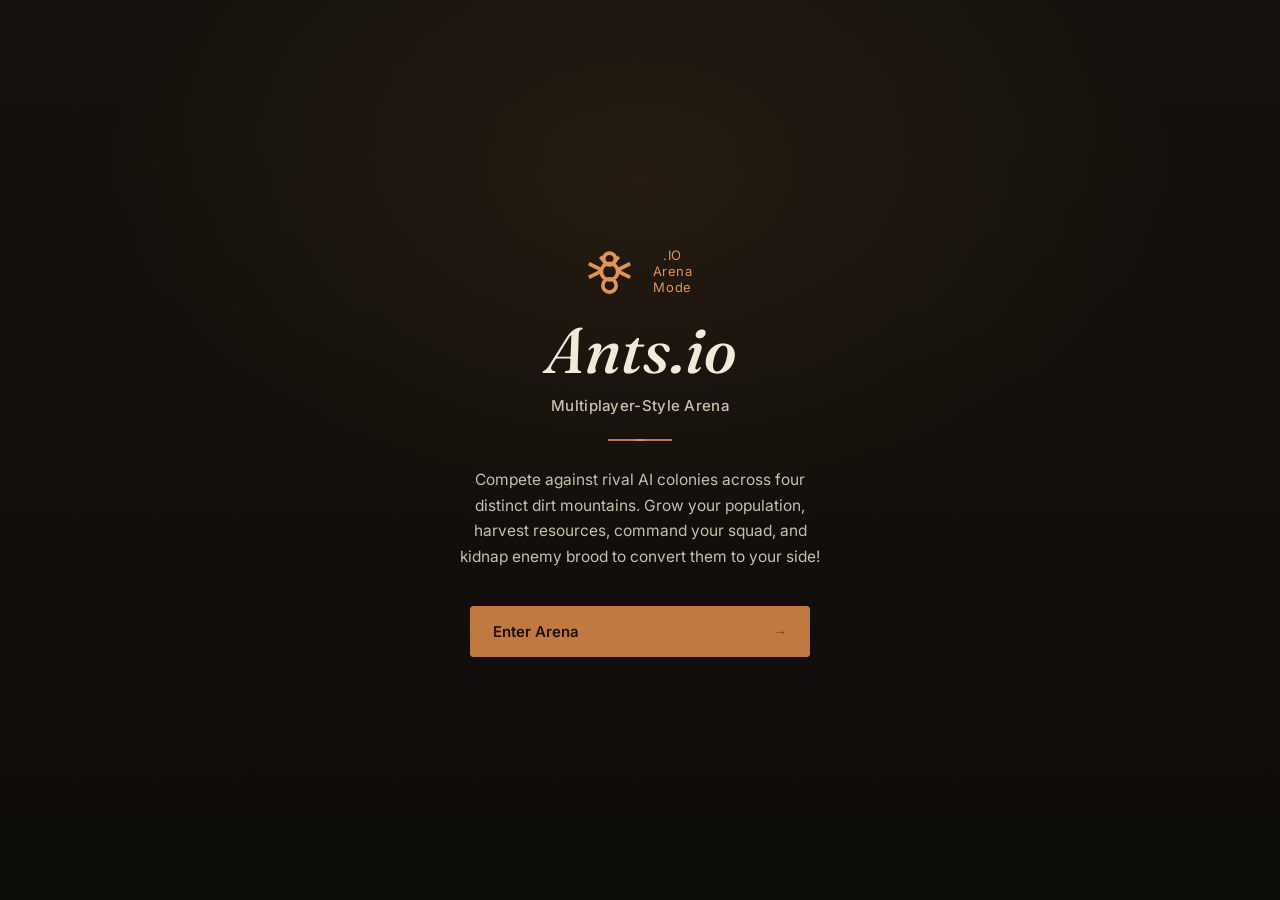
<file: play.html>
<!DOCTYPE html>
<html lang="en">
<head>
<meta charset="UTF-8">
<meta name="viewport" content="width=device-width, initial-scale=1.0">
<title>Ants.io — Colony Arena</title>
<link rel="preconnect" href="https://fonts.googleapis.com">
<link rel="preconnect" href="https://fonts.gstatic.com" crossorigin>
<link href="https://fonts.googleapis.com/css2?family=Fraunces:ital,opsz,wght@0,9..144,400;0,9..144,500;0,9..144,600;1,9..144,500&family=Inter:wght@400;500;600;700&display=swap" rel="stylesheet">
<style>
  :root{
    --soil-900:#15120d; --soil-800:#1d1913; --soil-700:#2a231a; --soil-600:#3a3024;
    --parchment:#f2e9d8; --parchment-dim:#c9bfa9;
    --clay:#c1793f; --clay-bright:#e0954f;
    --moss:#7a9a5a; --moss-dim:#5c7644;
    --brick:#a8453c; --brick-bright:#cf5b4f;
    --dust-blue:#6f8fa8; --acid-green:#8bc34a;
    --line:rgba(242,233,216,0.14); --line-strong:rgba(242,233,216,0.28);
    --shadow-deep:0 18px 50px rgba(0,0,0,0.55);
    --font-display:'Fraunces',Georgia,serif;
    --font-ui:'Inter',-apple-system,BlinkMacSystemFont,'Segoe UI',sans-serif;
  }
  *{box-sizing:border-box;margin:0;padding:0;}
  html,body{width:100%;height:100%;}
  body{
    background:var(--soil-900); color:var(--parchment);
    font-family:var(--font-ui); overflow:hidden; width:100vw; height:100vh;
  }
  button{ font-family:var(--font-ui); }
  #game-root{ position:relative; width:100%; height:100%; }
  canvas{ display:block; width:100%; height:100%; image-rendering:pixelated; }

  .screen{
    position:absolute; inset:0; display:none; align-items:center; justify-content:center;
    background: radial-gradient(ellipse 900px 600px at 50% 20%, rgba(193,121,63,0.10), transparent 60%), linear-gradient(180deg, var(--soil-900) 0%, #0f0d09 100%);
    z-index:50; overflow:auto; padding:40px 20px;
  }
  .screen.visible{ display:flex; }
  .field-texture{
    position:absolute; inset:0; pointer-events:none; opacity:0.5;
    background-image: repeating-linear-gradient(90deg, transparent, transparent 79px, rgba(242,233,216,0.02) 80px), repeating-linear-gradient(0deg, transparent, transparent 79px, rgba(242,233,216,0.02) 80px);
  }

  #start-screen .panel, #game-over-screen .panel{ position:relative; max-width:560px; width:100%; text-align:center; }
  .eyebrow-mark{ display:inline-flex; align-items:center; gap:10px; color:var(--clay-bright); font-size:13px; letter-spacing:0.04em; margin-bottom:18px; }
  .title-lockup{ font-family:var(--font-display); font-weight:500; font-style:italic; font-size:clamp(40px,7vw,64px); line-height:1.05; color:var(--parchment); }
  .title-lockup .sub{ display:block; font-family:var(--font-ui); font-style:normal; font-weight:500; font-size:15px; letter-spacing:0.02em; color:var(--parchment-dim); margin-top:14px; }
  .title-rule{ width:64px; height:2px; background:var(--clay); margin:26px auto; border:none; position:relative; }
  .title-rule::after{ content:''; position:absolute; left:50%; top:50%; width:6px; height:6px; background:var(--clay-bright); border-radius:50%; transform:translate(-50%,-50%) rotate(45deg); }
  .lede{ font-size:15.5px; line-height:1.65; color:var(--parchment-dim); max-width:440px; margin:0 auto 36px; text-wrap:balance; }
  .menu-stack{ display:flex; flex-direction:column; gap:10px; max-width:340px; margin:0 auto; }
  .menu-btn{
    background:var(--soil-700); border:1px solid var(--line-strong); color:var(--parchment); padding:15px 22px; border-radius:3px; cursor:pointer; font-size:15px; font-weight:500;
    display:flex; align-items:center; justify-content:space-between; gap:12px; transition:background 0.15s, border-color 0.15s, transform 0.1s; text-align:left;
  }
  .menu-btn .arrow{ opacity:0.5; font-family:var(--font-display); font-style:italic; transition:transform 0.15s; }
  .menu-btn:hover{ background:var(--soil-600); border-color:var(--clay); }
  .menu-btn:hover .arrow{ transform:translateX(3px); opacity:1; }
  .menu-btn.primary{ background:var(--clay); border-color:var(--clay); color:#1a1108; font-weight:600; }
  .menu-btn.primary:hover{ background:var(--clay-bright); border-color:var(--clay-bright); }

  #ui-layer{ position:absolute; inset:0; pointer-events:none; display:flex; flex-direction:column; justify-content:space-between; z-index:10; opacity:0; transition:opacity 0.4s; }
  #ui-layer.active{ opacity:1; }
  .hud-panel{ background:rgba(21,18,13,0.90); border:1px solid var(--line); pointer-events:auto; backdrop-filter:blur(6px); }
  #top-hud{ display:flex; justify-content:space-between; align-items:flex-start; gap:14px; flex-wrap:wrap; padding:12px 20px; border-bottom:1px solid var(--line-strong); }
  .resource-group{ display:flex; gap:22px; align-items:center; flex-wrap:wrap; }
  .res-chip{ display:flex; align-items:center; gap:7px; font-size:15px; font-weight:600; color:var(--parchment); }
  .res-chip svg{ width:18px; height:18px; flex-shrink:0; }
  .res-chip.seeds svg{ color:var(--clay-bright); }
  .res-chip.meat svg{ color:var(--brick-bright); }
  .res-chip.brood{ font-size:13px; font-weight:500; color:var(--parchment-dim); }
  .res-chip.brood svg{ color:var(--dust-blue); width:16px; height:16px; }

  #queen-hunger-wrap{ display:flex; align-items:center; gap:8px; font-size:12.5px; color:var(--parchment-dim); }
  #queen-hunger-wrap svg{ width:16px; height:16px; color:var(--clay-bright); }
  #queen-hunger-bar{ width:84px; height:8px; background:var(--soil-600); border:1px solid var(--line-strong); border-radius:2px; overflow:hidden; }
  #queen-hunger-fill{ height:100%; background:var(--moss); width:100%; transition:width 0.3s, background 0.3s; }

  #leaderboard{ font-size:13px; color:var(--parchment-dim); line-height:1.6; text-align:right; background:rgba(0,0,0,0.4); padding:8px 12px; border-radius:4px; border:1px solid var(--line); }
  #leaderboard strong{ color:var(--parchment); font-size:14px; display:block; margin-bottom:4px; }

  #toast-wrap{ position:absolute; top:70px; left:50%; transform:translateX(-50%); display:flex; flex-direction:column; gap:6px; align-items:center; pointer-events:none; z-index:5; }
  .toast{ background:rgba(21,18,13,0.92); border:1px solid var(--line-strong); padding:7px 16px; border-radius:3px; font-size:13px; color:var(--parchment); opacity:0; animation:toast-in 0.3s forwards, toast-out 0.4s forwards 2.6s; }
  @keyframes toast-in{ from{opacity:0; transform:translateY(-8px);} to{opacity:1; transform:translateY(0);} }
  @keyframes toast-out{ from{opacity:1;} to{opacity:0; transform:translateY(-8px);} }

  #context-menu{ position:absolute; top:76px; right:16px; display:none; flex-direction:column; align-items:stretch; gap:8px; width:216px; pointer-events:auto; padding:14px; z-index:6; }
  #context-menu h3{ font-size:12.5px; color:var(--clay-bright); font-weight:600; margin-bottom:2px; }
  .menu-action-btn{ background:var(--soil-700); border:1px solid var(--line-strong); color:var(--parchment); font-size:12.5px; padding:9px 12px; border-radius:3px; cursor:pointer; font-weight:500; transition:background 0.15s, border-color 0.15s; }
  .menu-action-btn:hover{ background:var(--soil-600); border-color:var(--clay); }

  .context-orders { display:flex; flex-direction:column; gap:6px; margin: 8px 0; padding: 8px; background:rgba(0,0,0,0.2); border-radius:4px; border:1px solid var(--line); }
  .context-orders .orders-label { font-size:11px; color:var(--parchment-dim); text-transform:uppercase; letter-spacing:0.05em; font-weight:600; margin-bottom:2px; }
  .context-orders .order-btn { background:var(--soil-800); color:var(--parchment); border:1px solid var(--line-strong); padding:6px 10px; border-radius:3px; cursor:pointer; font-size:12px; text-align:left; transition:all 0.15s; }
  .context-orders .order-btn:hover { background:var(--soil-600); border-color:var(--clay); }

  #controls-hint{ position:absolute; bottom:100px; left:20px; color:var(--parchment-dim); font-size:12.5px; pointer-events:none; background:rgba(21,18,13,0.85); padding:10px 14px; border-radius:3px; border:1px solid var(--line); max-width:320px; line-height:1.6; z-index:5; }
  .highlight{ color:var(--clay-bright); font-weight:600; }
  kbd.mini{ background:var(--soil-600); border:1px solid var(--line-strong); border-radius:2px; padding:1px 5px; font-size:11px; color:var(--parchment); }

  #action-prompt{ position:absolute; left:50%; bottom:100px; transform:translateX(-50%); background:rgba(21,18,13,0.92); border:1px solid var(--clay); color:var(--clay-bright); padding:8px 18px; border-radius:20px; font-size:13.5px; font-weight:600; display:none; pointer-events:none; white-space:nowrap; z-index:5; }

  #bottom-hud{ display:flex; flex-direction:column; gap:10px; padding:14px 20px; border-top:1px solid var(--line-strong); }
  .hud-row{ display:flex; justify-content:space-between; align-items:flex-end; flex-wrap:wrap; gap:12px; }
  .tools-group, .spawn-group { display:flex; gap:8px; flex-wrap:wrap; }
  
  .tool-btn, .spawn-btn{ background:var(--soil-700); color:var(--parchment); border:1px solid var(--line-strong); padding:10px 14px; cursor:pointer; font-weight:600; border-radius:3px; transition:all 0.15s; font-size:12.5px; display:flex; align-items:center; gap:7px; }
  .tool-btn svg, .spawn-btn svg{ width:15px; height:15px; flex-shrink:0; }
  .tool-btn:hover, .spawn-btn:hover{ background:var(--soil-600); transform:translateY(-1px); }
  .spawn-btn:disabled{ background:var(--soil-800); color:#54493a; cursor:not-allowed; transform:none; border-color:var(--soil-700); }
  .tool-btn.active{ background:var(--soil-600); border-color:var(--parchment); }
  .btn-cost{ display:block; font-size:10.5px; color:var(--parchment-dim); margin-top:3px; font-weight:400; }
  .spawn-btn{ flex-direction:column; align-items:flex-start; gap:2px; }
  .spawn-btn .btn-label-row{ display:flex; align-items:center; gap:7px; }
  
  .spawn-acid .btn-label-row svg{ color:var(--acid-green); }
</style>
</head>
<body>

<div id="game-root">
  <canvas id="gameCanvas"></canvas>

  <div class="screen visible" id="start-screen">
    <div class="field-texture"></div>
    <div class="panel">
      <div class="eyebrow-mark">
        <svg viewBox="0 0 24 24" fill="none" stroke="currentColor" stroke-width="1.6"><circle cx="12" cy="7" r="2.6"/><circle cx="12" cy="12.5" r="3.6"/><circle cx="12" cy="18.5" r="2.9"/><path d="M9 12 L3 9 M9 12 L3 15 M15 12 L21 9 M15 12 L21 15 M11 9.5 L8 6 M13 9.5 L16 6"/></svg>
        <span>.IO Arena Mode</span>
      </div>
      <h1 class="title-lockup">Ants.io
        <span class="sub">Multiplayer-Style Arena</span>
      </h1>
      <hr class="title-rule">
      <p class="lede">Compete against rival AI colonies across four distinct dirt mountains. Grow your population, harvest resources, command your squad, and kidnap enemy brood to convert them to your side!</p>
      <div class="menu-stack">
        <button class="menu-btn primary" id="btn-launch">
          <span>Enter Arena</span>
          <span class="arrow">&rarr;</span>
        </button>
      </div>
    </div>
  </div>

  <div class="screen" id="game-over-screen">
    <div class="field-texture"></div>
    <div class="panel">
      <h1 class="title-lockup" id="game-over-title">Game Over</h1>
      <hr class="title-rule">
      <p class="lede" id="game-over-sub"></p>
      <div class="menu-stack">
        <button class="menu-btn primary" id="btn-restart">
          <span>Play Again</span>
          <span class="arrow">&rarr;</span>
        </button>
      </div>
    </div>
  </div>

  <div id="controls-hint">
    <span class="key-row"><kbd class="mini">W</kbd><kbd class="mini">A</kbd><kbd class="mini">S</kbd><kbd class="mini">D</kbd></span> Pan camera &middot; Scroll to zoom<br>
    <span class="highlight">Click an ant</span> or the queen to take control<br>
    <span class="key-row"><kbd class="mini">&uarr;&darr;&larr;&rarr;</kbd></span> Move &middot; <span class="key-row"><kbd class="mini">Space</kbd></span> Act
  </div>

  <div id="action-prompt"></div>

  <div id="ui-layer">
    <div id="top-hud" class="hud-panel">
      <div class="resource-group">
        <span class="res-chip seeds">
          <svg viewBox="0 0 24 24" fill="currentColor"><path d="M12 2c3 3 6 7 6 11a6 6 0 0 1-12 0c0-4 3-8 6-11z"/></svg>
          <span class="num" id="count-seeds">10</span>
        </span>
        <span class="res-chip meat">
          <svg viewBox="0 0 24 24" fill="currentColor"><path d="M17 3c-3 0-6 2-7 5-2 0-4 2-4 4.5 0 1 .3 1.8.8 2.5L4 17.5 6.5 20l2.5-2.8c.7.5 1.5.8 2.5.8 2.5 0 4.5-2 4.5-4 3-1 5-4 5-7 0-1.7-1.4-4-4-4z"/></svg>
          <span class="num" id="count-meat">5</span>
        </span>
        <span class="res-chip brood">
          <svg viewBox="0 0 24 24" fill="none" stroke="currentColor" stroke-width="1.8"><ellipse cx="12" cy="13" rx="6" ry="8"/></svg>
          Brood <span class="num" id="count-brood">0</span>
        </span>
        <div id="queen-hunger-wrap">
          <svg viewBox="0 0 24 24" fill="currentColor"><circle cx="12" cy="6" r="3"/><path d="M4 20l1.5-9L9 13l3-7 3 7 3.5-2L20 20z"/></svg>
          <span>Queen</span>
          <div id="queen-hunger-bar"><div id="queen-hunger-fill"></div></div>
        </div>
      </div>
      <div id="leaderboard"></div>
    </div>

    <div id="toast-wrap"></div>

    <div id="context-menu" class="hud-panel">
      <h3 id="context-menu-title">Ant Selected</h3>
      
      <div class="context-orders">
        <span class="orders-label">Command Nearby:</span>
        <button class="order-btn" data-order="auto">Auto / Forage</button>
        <button class="order-btn" data-order="defend">Defend Queen</button>
        <button class="order-btn" data-order="attack">Attack Enemies</button>
        <button class="order-btn" data-order="follow">Follow Me</button>
      </div>

      <button class="menu-action-btn" id="release-btn">Release Control</button>
    </div>

    <div id="bottom-hud" class="hud-panel">
      <div class="hud-row">
        <div class="tools-group">
          <button class="tool-btn active" id="tool-pointer" data-tool="pointer">
            <svg viewBox="0 0 24 24" fill="none" stroke="currentColor" stroke-width="2"><path d="M5 3l14 8-6 2-2 6z"/></svg> Pointer
          </button>
          <button class="tool-btn tool-forage" id="tool-forage" data-tool="forage">
            <svg viewBox="0 0 24 24" fill="none" stroke="currentColor" stroke-width="2"><path d="M12 21c-4-3-7-6.5-7-10.5A7 7 0 0 1 12 3a7 7 0 0 1 7 7.5C19 14.5 16 18 12 21z"/></svg> Forage Pheromone
          </button>
          <button class="tool-btn tool-attack" id="tool-attack" data-tool="attack">
            <svg viewBox="0 0 24 24" fill="none" stroke="currentColor" stroke-width="2"><path d="M6 18L18 6M9 6h9v9"/></svg> Attack Pheromone
          </button>
        </div>
        <div class="spawn-group">
          <button class="spawn-btn" id="spawn-minor">
            <span class="btn-label-row"><svg viewBox="0 0 24 24" fill="none" stroke="currentColor" stroke-width="1.8"><ellipse cx="12" cy="12" rx="5" ry="7"/></svg>Spawn Minor</span>
            <span class="btn-cost">2 Seeds</span>
          </button>
          <button class="spawn-btn" id="spawn-major">
            <span class="btn-label-row"><svg viewBox="0 0 24 24" fill="none" stroke="currentColor" stroke-width="1.8"><ellipse cx="12" cy="12" rx="6" ry="8"/></svg>Spawn Major</span>
            <span class="btn-cost">3 Seeds, 1 Meat</span>
          </button>
          <button class="spawn-btn" id="spawn-super">
            <span class="btn-label-row"><svg viewBox="0 0 24 24" fill="none" stroke="currentColor" stroke-width="1.8"><ellipse cx="12" cy="12" rx="7" ry="9"/></svg>Spawn Super Major</span>
            <span class="btn-cost">4 Seeds, 2 Meat</span>
          </button>
          <button class="spawn-btn spawn-acid" id="spawn-acid">
            <span class="btn-label-row"><svg viewBox="0 0 24 24" fill="none" stroke="currentColor" stroke-width="1.8"><circle cx="12" cy="12" r="6"/><path d="M12 2 L12 6 M12 18 L12 22 M2 12 L6 12 M18 12 L22 12"/></svg>Spawn Acid Ant</span>
            <span class="btn-cost">5 Seeds, 1 Meat</span>
          </button>
        </div>
      </div>
    </div>
  </div>
</div>

<script>
/* ======================================================================
   ASSETS & IMAGE LOADING
   ====================================================================== */
const ASSETS = {
    queen: { src: 'https://gnome-steader.github.io/Ant-game/queen.png', img: new Image(), loaded: false, fallback: '#9b59b6' },
    minor: { src: 'https://gnome-steader.github.io/Ant-game/minor.png', img: new Image(), loaded: false, fallback: '#d9a441' },
    major: { src: 'https://gnome-steader.github.io/Ant-game/major.png', img: new Image(), loaded: false, fallback: '#c1793f' },
    super_major: { src: 'https://gnome-steader.github.io/Ant-game/super-major.png', img: new Image(), loaded: false, fallback: '#a8453c' },
    acid: { src: '', img: new Image(), loaded: false, fallback: '#8bc34a' },
    army_ant: { src: 'https://gnome-steader.github.io/Ant-game/army_ant.png', img: new Image(), loaded: false, fallback: '#8b2a2a' },
    dirt_tile: { src: 'https://gnome-steader.github.io/Ant-game/dirt_tile.png', img: new Image(), loaded: false, fallback: '#4a3826' },
    dirt_ball: { src: 'https://gnome-steader.github.io/Ant-game/dirt_ball.png', img: new Image(), loaded: false, fallback: '#6b4a2b' },
    nut: { src: 'https://gnome-steader.github.io/Ant-game/nut.png', img: new Image(), loaded: false, fallback: null },
    meat_food: { src: 'https://gnome-steader.github.io/Ant-game/meat.png', img: new Image(), loaded: false, fallback: null },
    bug: { src: 'https://gnome-steader.github.io/Ant-game/bug.png', img: new Image(), loaded: false, fallback: null }
};
Object.values(ASSETS).forEach(asset => {
    if(asset.src) {
        asset.img.src = asset.src;
        asset.img.onload = () => asset.loaded = true;
        asset.img.onerror = () => asset.loaded = false;
    }
});

const SCREENS = ['start-screen','game-over-screen'];
function showScreen(id){
    SCREENS.forEach(s => document.getElementById(s).classList.remove('visible'));
    if (id) document.getElementById(id).classList.add('visible');
}

let gameRunning = false;
document.getElementById('btn-launch').onclick = () => startNewGame();
document.getElementById('btn-restart').onclick = () => startNewGame();

function startNewGame(){
    resetGameState();
    showScreen(null);
    document.getElementById('ui-layer').classList.add('active');
    gameRunning = true;
}

function endGame(won){
    gameRunning = false;
    document.getElementById('ui-layer').classList.remove('active');
    document.getElementById('game-over-title').textContent = won ? "Victory!" : "Colony Lost";
    document.getElementById('game-over-title').style.color = won ? "var(--moss)" : "var(--parchment)";
    document.getElementById('game-over-sub').textContent = won ? "You are the last queen standing in the arena." : "Your queen has fallen to a rival colony.";
    showScreen('game-over-screen');
}

let TARGET_FPS = 60;
const canvas = document.getElementById('gameCanvas');
const ctx = canvas.getContext('2d');
const TILE_SIZE = 40;
const CHUNK_SIZE = 16;

// MAP BOUNDS & MOUNDS
const WORLD_MIN_GX = -200;
const WORLD_MAX_GX = 200;
const MOUND_CENTERS = [-150, -50, 50, 150];

const camera = { x: 0, y: 0, zoom: 1.0 };
const keys = { w: false, a: false, s: false, d: false, arrowup: false, arrowdown: false, arrowleft: false, arrowright: false, ' ': false };
let spacePressed = false;
let pathfindsThisFrame = 0;

window.addEventListener('keydown', e => {
    if (!gameRunning) return;
    let k = e.key.toLowerCase();
    if (k === ' ') k = ' ';
    if (keys.hasOwnProperty(k)) { keys[k] = true; if (['arrowup', 'arrowdown', 'arrowleft', 'arrowright', ' '].includes(k)) e.preventDefault(); }
});
window.addEventListener('keyup', e => {
    let k = e.key.toLowerCase();
    if (k === ' ') { k = ' '; spacePressed = false; }
    if (keys.hasOwnProperty(k)) keys[k] = false;
});
canvas.addEventListener('wheel', e => {
    if (!gameRunning) return;
    camera.zoom -= e.deltaY * 0.001;
    camera.zoom = Math.max(0.4, Math.min(camera.zoom, 3.0));
});

function resize() { canvas.width = window.innerWidth; canvas.height = window.innerHeight; }
window.addEventListener('resize', resize); resize();

function distSq(x1, y1, x2, y2) { return (x2 - x1) * (x2 - x1) + (y2 - y1) * (y2 - y1); }

const chunks = new Map();
const decorations = new Map();
const surfaceCache = new Map();
function chunkKey(cx, cy) { return cx + ',' + cy; }
function hash2(x, y) { let h = Math.sin(x * 127.1 + y * 311.7) * 43758.5453123; return h - Math.floor(h); }

function surfaceHeightAt(gx) {
    if (surfaceCache.has(gx)) return surfaceCache.get(gx);
    let y = 45; // Valley floor
    for (let c of MOUND_CENTERS) {
        let dist = Math.abs(gx - c);
        if (dist < 35) {
            let h = 15 + (45 - 15) * (1 - Math.cos((dist / 35) * (Math.PI / 2)));
            y = Math.min(y, h);
        }
    }
    y += Math.sin(gx * 0.2) * 1.5;
    let val = Math.floor(y);
    surfaceCache.set(gx, val);
    return val;
}

function generateChunk(cx, cy) {
    const data = new Uint8Array(CHUNK_SIZE * CHUNK_SIZE);
    const baseX = cx * CHUNK_SIZE, baseY = cy * CHUNK_SIZE;
    const decos = [];
    for (let ly = 0; ly < CHUNK_SIZE; ly++) {
        for (let lx = 0; lx < CHUNK_SIZE; lx++) {
            const gx = baseX + lx, gy = baseY + ly;
            if (gx < WORLD_MIN_GX || gx > WORLD_MAX_GX) {
                data[ly * CHUNK_SIZE + lx] = 0;
                continue;
            }
            const surf = surfaceHeightAt(gx);
            let val = 0;
            if (gy >= 48) val = 2; // Bedrock
            else if (gy >= surf) {
                val = 1; // Dirt
                if (hash2(gx * 3.1, gy * 7.7) > 0.985) val = 2; // Rocks
                if (gy > surf + 4 && hash2(gx * 0.09 + 50, gy * 0.09 + 50) > 0.965) val = 0; // Caves
            }
            data[ly * CHUNK_SIZE + lx] = val;
        }
    }
    for (let lx = 0; lx < CHUNK_SIZE; lx++) {
        const gx = baseX + lx; 
        if (gx < WORLD_MIN_GX || gx > WORLD_MAX_GX) continue;
        const surf = surfaceHeightAt(gx);
        
        // Surface decorations
        if (surf >= baseY && surf < baseY + CHUNK_SIZE) {
            const r = hash2(gx * 5.3, 91.1);
            if (r > 0.85) decos.push({ type: 'grass', x: gx, y: surf - 1 });
            else if (r > 0.78) decos.push({ type: 'pebble', x: gx, y: surf - 1 });
            else if (r > 0.74) decos.push({ type: 'flower', x: gx, y: surf - 1 });
            
            if (hash2(gx * 4.1, 88.8) > 0.95) {
                state.surfaceItems.push({ type: 'seed', x: gx, y: surf - 1 });
                state.jobs.push({ type: 'HARVEST', x: gx, y: surf - 1, resourceType: 'seed', assigned: false });
            }
        }
        
        // Underground decorations
        for (let ly = 0; ly < CHUNK_SIZE; ly++) {
            const gy = baseY + ly;
            if (gy > surf + 2 && data[ly * CHUNK_SIZE + lx] === 1) {
                if (hash2(gx * 1.1, gy * 2.2) > 0.98) decos.push({ type: 'root', x: gx, y: gy });
                if (hash2(gx * 3.3, gy * 4.4) > 0.99) decos.push({ type: 'bone', x: gx, y: gy });
            }
        }
    }
    chunks.set(chunkKey(cx, cy), data); decorations.set(chunkKey(cx, cy), decos);
}

function ensureChunk(cx, cy) {
    const key = chunkKey(cx, cy);
    if (!chunks.has(key)) generateChunk(cx, cy);
    return chunks.get(key);
}

function getTile(gx, gy) {
    if (gx < WORLD_MIN_GX || gx > WORLD_MAX_GX) return 0;
    const cx = Math.floor(gx / CHUNK_SIZE), cy = Math.floor(gy / CHUNK_SIZE);
    const data = ensureChunk(cx, cy);
    const lx = ((gx % CHUNK_SIZE) + CHUNK_SIZE) % CHUNK_SIZE;
    const ly = ((gy % CHUNK_SIZE) + CHUNK_SIZE) % CHUNK_SIZE;
    return data[ly * CHUNK_SIZE + lx];
}

function setTile(gx, gy, val) {
    if (gx < WORLD_MIN_GX || gx > WORLD_MAX_GX) return;
    const cx = Math.floor(gx / CHUNK_SIZE), cy = Math.floor(gy / CHUNK_SIZE);
    const data = ensureChunk(cx, cy);
    const lx = ((gx % CHUNK_SIZE) + CHUNK_SIZE) % CHUNK_SIZE;
    const ly = ((gy % CHUNK_SIZE) + CHUNK_SIZE) % CHUNK_SIZE;
    data[ly * CHUNK_SIZE + lx] = val;
}

function isWall(gx, gy) { return getTile(gx, gy) !== 0; }
function isRock(gx, gy) { return getTile(gx, gy) === 2; }

let state = null;

function freshState(){
    return {
        teams: [
            { id: 0, name: 'Blue (You)', color: '#6f8fa8', resources: { seeds: 15, meat: 5 }, queenHunger: 100, isPlayer: true, order: 'auto' },
            { id: 1, name: 'Red Team', color: '#cf5b4f', resources: { seeds: 15, meat: 5 }, queenHunger: 100, isPlayer: false, order: 'auto' },
            { id: 2, name: 'Green Team', color: '#7a9a5a', resources: { seeds: 15, meat: 5 }, queenHunger: 100, isPlayer: false, order: 'auto' },
            { id: 3, name: 'Orange Team', color: '#e0954f', resources: { seeds: 15, meat: 5 }, queenHunger: 100, isPlayer: false, order: 'auto' }
        ],
        entities: [], jobs: [], surfaceItems: [], pheromones: [], particles: [], floatingTexts: [], splats: [], flies: [], brood: [], projectiles: [],
        controlledAnt: null, activeTool: 'pointer', isDrawing: false, shake: 0, time: 0, seedRespawnTimer: 900, gameOver: false
    };
}

const STATS = {
    queen: { hp: 200, dmg: 0, speed: 1.1 }, 
    minor: { hp: 15, dmg: 2, speed: 3.3 },
    major: { hp: 40, dmg: 8, speed: 2.4 }, 
    super_major: { hp: 80, dmg: 15, speed: 1.8 },
    acid: { hp: 25, dmg: 12, speed: 2.2 }
};

class Projectile {
    constructor(x, y, target, dmg, team) {
        this.x = x; this.y = y; this.dmg = dmg; this.team = team;
        let angle = Math.atan2(target.y - y, target.x - x);
        let speed = 6;
        this.vx = Math.cos(angle) * speed; this.vy = Math.sin(angle) * speed;
        this.life = 60;
    }
    update() {
        this.x += this.vx; this.y += this.vy; this.life--;
        let hit = state.entities.find(e => e.team !== this.team && distSq(e.x, e.y, this.x, this.y) < 400);
        if (hit) {
            hit.hp -= this.dmg; hit.flash = 10; hit.underAttack = 300;
            spawnParticles(this.x, this.y, '#8bc34a', 8, 3);
            this.life = 0;
        }
    }
    draw() {
        ctx.fillStyle = '#8bc34a';
        ctx.beginPath(); ctx.arc(this.x, this.y, 5, 0, Math.PI*2); ctx.fill();
        ctx.fillStyle = '#c5e1a5';
        ctx.beginPath(); ctx.arc(this.x - this.vx*0.5, this.y - this.vy*0.5, 3, 0, Math.PI*2); ctx.fill();
    }
}

class Particle {
    constructor(x, y, color, speed = 4, size = null, gravity = 0) {
        this.x = x; this.y = y; this.vx = (Math.random() - 0.5) * speed; this.vy = (Math.random() - 0.5) * speed;
        this.life = 1.0; this.decay = Math.random() * 0.05 + 0.02; this.color = color; this.size = size || (Math.random() * 4 + 2); this.gravity = gravity;
    }
    update() { this.x += this.vx; this.y += this.vy; this.vy += this.gravity; this.life -= this.decay; }
    draw() { ctx.globalAlpha = Math.max(0, this.life); ctx.fillStyle = this.color; ctx.fillRect(this.x - this.size / 2, this.y - this.size / 2, this.size, this.size); ctx.globalAlpha = 1.0; }
}
class FloatingText {
    constructor(x, y, text, color, size = 18) { this.x = x; this.y = y; this.text = text; this.color = color; this.life = 1.0; this.vy = -1; this.size = size; }
    update() { this.y += this.vy; this.vy *= 0.97; this.life -= 0.018; }
    draw() { ctx.globalAlpha = Math.max(0, this.life); ctx.fillStyle = 'rgba(0,0,0,0.6)'; ctx.font = `600 ${this.size}px Inter, Arial`; ctx.fillText(this.text, this.x + 1, this.y + 1); ctx.fillStyle = this.color; ctx.fillText(this.text, this.x, this.y); ctx.globalAlpha = 1.0; }
}
function spawnParticles(x, y, color, count = 5, speed = 4, size = null, gravity = 0) {
    for (let i = 0; i < count; i++) state.particles.push(new Particle(x, y, color, speed, size, gravity));
    if (state.particles.length > 200) state.particles.splice(0, state.particles.length - 200);
}
function spawnText(x, y, text, color, size) { state.floatingTexts.push(new FloatingText(x, y, text, color, size)); }
function triggerShake(intensity) { state.shake = Math.max(state.shake, intensity); }
function toast(msg) {
    const wrap = document.getElementById('toast-wrap'); const el = document.createElement('div');
    el.className = 'toast'; el.textContent = msg; wrap.appendChild(el); setTimeout(() => el.remove(), 3000);
}

function resolveCollision(entity) {
    const radius = TILE_SIZE * 0.35; const left = entity.x - radius, right = entity.x + radius, top = entity.y - radius, bottom = entity.y + radius;
    const minGx = Math.floor(left / TILE_SIZE), maxGx = Math.floor(right / TILE_SIZE), minGy = Math.floor(top / TILE_SIZE), maxGy = Math.floor(bottom / TILE_SIZE);
    for (let gy = minGy; gy <= maxGy; gy++) {
        for (let gx = minGx; gx <= maxGx; gx++) {
            if (!isWall(gx, gy)) continue;
            const tileLeft = gx * TILE_SIZE, tileRight = tileLeft + TILE_SIZE, tileTop = gy * TILE_SIZE, tileBottom = tileTop + TILE_SIZE;
            const closestX = Math.max(tileLeft, Math.min(entity.x, tileRight)), closestY = Math.max(tileTop, Math.min(entity.y, tileBottom));
            const dx = entity.x - closestX, dy = entity.y - closestY, dSq = dx * dx + dy * dy;
            if (dSq < radius * radius && dSq > 0.0001) { const dist = Math.sqrt(dSq); const overlap = radius - dist; entity.x += (dx / dist) * overlap; entity.y += (dy / dist) * overlap; }
        }
    }
}

function lineCrossesWall(x1, y1, x2, y2) {
    const steps = Math.max(1, Math.ceil(Math.hypot(x2 - x1, y2 - y1) / (TILE_SIZE * 0.5)));
    for (let i = 1; i <= steps; i++) { const t = i / steps; if (isWall(Math.floor((x1 + (x2 - x1) * t) / TILE_SIZE), Math.floor((y1 + (y2 - y1) * t) / TILE_SIZE))) return true; }
    return false;
}
function heuristic(a, b) { return Math.abs(a.x - b.x) + Math.abs(a.y - b.y); }

function findPath(startX, startY, endX, endY, maxRadius = 120) {
    if (startX === endX && startY === endY) return [];
    if (isWall(endX, endY)) return null;
    let openSet = [{ x: startX, y: startY, g: 0, f: heuristic({ x: startX, y: startY }, { x: endX, y: endY }), parent: null }];
    let closedSet = new Set(); let iterations = 0; let closestNode = openSet[0]; let closestDist = closestNode.f;
    while (openSet.length > 0 && iterations < 600) {
        iterations++; openSet.sort((a, b) => a.f - b.f); let current = openSet.shift();
        let dist = heuristic(current, {x: endX, y: endY});
        if (dist < closestDist) { closestNode = current; closestDist = dist; }
        if (current.x === endX && current.y === endY) { let path = []; let curr = current; while (curr.parent) { path.push({ x: curr.x, y: curr.y }); curr = curr.parent; } return path.reverse(); }
        closedSet.add(`${current.x},${current.y}`);
        if (Math.abs(current.x - startX) > maxRadius || Math.abs(current.y - startY) > maxRadius) continue;
        let neighbors = [{ x: current.x, y: current.y - 1 }, { x: current.x, y: current.y + 1 }, { x: current.x - 1, y: current.y }, { x: current.x + 1, y: current.y }];
        for (let n of neighbors) {
            if (isWall(n.x, n.y) || closedSet.has(`${n.x},${n.y}`)) continue;
            let gScore = current.g + 1; let existing = openSet.find(o => o.x === n.x && o.y === n.y);
            if (!existing) openSet.push({ x: n.x, y: n.y, g: gScore, f: gScore + heuristic(n, { x: endX, y: endY }), parent: current });
            else if (gScore < existing.g) { existing.g = gScore; existing.f = gScore + heuristic(n, { x: endX, y: endY }); existing.parent = current; }
        }
    }
    if (closestNode && closestNode !== openSet[0]) { let path = []; let curr = closestNode; while (curr.parent) { path.push({ x: curr.x, y: curr.y }); curr = curr.parent; } return path.reverse(); }
    return null;
}

function makeBrood(x, y, willHatchAs, teamId) {
    return { kind: 'brood', stage: 'egg', x, y, timer: 1200, needsFood: false, fed: false, carriedBy: null, willHatchAs, teamId, id: Math.random().toString(36).slice(2) };
}

function findNearestPheromone(type, fromX, fromY, maxDistTiles, teamId) {
    let best = null, bestDist = (maxDistTiles * TILE_SIZE) ** 2;
    for (const p of state.pheromones) {
        if (p.type !== type || p.teamId !== teamId) continue;
        const d = distSq(p.x, p.y, fromX, fromY);
        if (d < bestDist) { bestDist = d; best = p; }
    }
    return best;
}

function nearestOpenTile(gx, gy, maxRadius = 6) {
    if (!isWall(gx, gy)) return { x: gx, y: gy };
    for (let r = 1; r <= maxRadius; r++) {
        for (let dx = -r; dx <= r; dx++) {
            for (let dy = -r; dy <= r; dy++) {
                if (Math.max(Math.abs(dx), Math.abs(dy)) !== r) continue;
                if (!isWall(gx + dx, gy + dy)) return { x: gx + dx, y: gy + dy };
            }
        }
    }
    return null;
}

function drawFoodIcon(x, y, type, size) {
    ctx.save(); ctx.translate(x, y);
    const asset = type === 'seed' ? ASSETS.nut : ASSETS.meat_food;
    if (asset && asset.loaded && asset.img.width && asset.img.height) {
        let aspect = asset.img.width / asset.img.height;
        let w = size, h = size;
        if (aspect > 1) h = size / aspect; else w = size * aspect;
        ctx.drawImage(asset.img, -w / 2, -h / 2, w, h);
    } else {
        ctx.fillStyle = type === 'seed' ? '#e0954f' : '#cf5b4f';
        ctx.beginPath(); ctx.arc(0, 0, size / 2, 0, Math.PI * 2); ctx.fill();
    }
    ctx.restore();
}

function drawBroodShape(x, y, stage, teamId) {
    ctx.save(); ctx.translate(x, y);
    
    // Draw team aura
    if (teamId !== undefined && state.teams[teamId]) {
        ctx.fillStyle = state.teams[teamId].color;
        ctx.globalAlpha = 0.3;
        ctx.beginPath(); ctx.arc(0, 0, 10, 0, Math.PI*2); ctx.fill();
        ctx.globalAlpha = 1.0;
    }

    if (stage === 'egg') {
        ctx.fillStyle = '#e8ecec'; ctx.beginPath(); ctx.ellipse(0, 0, 5, 7, 0, 0, Math.PI * 2); ctx.fill();
        ctx.strokeStyle = '#6f8fa8'; ctx.lineWidth = 1; ctx.stroke();
    } else if (stage === 'larva') {
        ctx.fillStyle = '#ede6cf'; ctx.beginPath(); ctx.ellipse(0, 0, 9, 5, 0, 0, Math.PI * 2); ctx.fill();
        ctx.strokeStyle = '#b3a274'; ctx.lineWidth = 1;
        for (let i = -1; i <= 1; i++) { ctx.beginPath(); ctx.moveTo(i * 3, -4); ctx.lineTo(i * 3, 4); ctx.stroke(); }
    } else if (stage === 'pupa') {
        ctx.fillStyle = '#cdb98c'; ctx.beginPath(); ctx.ellipse(0, 0, 8, 6, 0, 0, Math.PI * 2); ctx.fill();
        ctx.strokeStyle = '#7d6a48'; ctx.lineWidth = 1; ctx.stroke();
    }
    ctx.restore();
}

class Prey {
    constructor(x, y) {
        this.x = x; this.y = y; this.hp = 12; this.maxHp = 12; this.speed = 1.4; this.wanderTimer = 0; this.dir = { x: 0, y: 0 }; this.flash = 0; this.size = 15; this.id = Math.random().toString(36).slice(2);
    }
    update() {
        if (this.flash > 0) this.flash--;
        let threat = state.entities.find(e => e.type !== 'queen' && distSq(e.x, e.y, this.x, this.y) < (TILE_SIZE * 1.1) ** 2);
        if (threat) {
            let angle = Math.atan2(this.y - threat.y, this.x - threat.x);
            let nx = this.x + Math.cos(angle) * this.speed * 1.6, ny = this.y + Math.sin(angle) * this.speed * 1.6;
            if (!isWall(Math.floor(nx / TILE_SIZE), Math.floor(ny / TILE_SIZE))) { this.x = nx; this.y = ny; }
        } else {
            this.wanderTimer--;
            if (this.wanderTimer <= 0) { this.wanderTimer = 60 + Math.random() * 90; let angle = Math.random() * Math.PI * 2; this.dir = { x: Math.cos(angle), y: Math.sin(angle) }; }
            let nx = this.x + this.dir.x * this.speed * 0.4, ny = this.y + this.dir.y * this.speed * 0.4;
            if (!isWall(Math.floor(nx / TILE_SIZE), Math.floor(ny / TILE_SIZE))) { this.x = nx; this.y = ny; }
        }
        let surf = surfaceHeightAt(Math.floor(this.x / TILE_SIZE));
        this.y = Math.max((surf - 6) * TILE_SIZE, Math.min((surf - 1) * TILE_SIZE, this.y));
    }
    draw() {
        ctx.save(); ctx.translate(this.x, this.y);
        const asset = ASSETS.bug;
        if (asset && asset.loaded && asset.img.width && asset.img.height) {
            if (this.flash > 0) ctx.filter = 'sepia(1) saturate(6) hue-rotate(-40deg) brightness(1.1)';
            let size = this.size * 2.1;
            let aspect = asset.img.width / asset.img.height;
            let drawW = size, drawH = size;
            if (aspect > 1) drawH = size / aspect; else drawW = size * aspect;
            ctx.rotate(Math.atan2(this.dir.y || 0.01, this.dir.x || 0.01));
            ctx.drawImage(asset.img, -drawW / 2, -drawH / 2, drawW, drawH);
            ctx.filter = 'none';
        } else {
            if (this.flash > 0) ctx.fillStyle = '#c17a5a'; else ctx.fillStyle = '#5a4636';
            ctx.beginPath(); ctx.ellipse(0, 0, this.size / 2, this.size / 3, 0, 0, Math.PI * 2); ctx.fill();
            ctx.fillStyle = '#3a2c1f';
            ctx.beginPath(); ctx.ellipse(-this.size / 3, 0, this.size / 4, this.size / 5, 0, 0, Math.PI * 2); ctx.fill();
        }
        if (this.hp < this.maxHp) { ctx.fillStyle = 'rgba(168,69,60,0.9)'; ctx.fillRect(-12, -this.size / 2 - 10, 24, 3); ctx.fillStyle = 'rgba(122,154,90,0.9)'; ctx.fillRect(-12, -this.size / 2 - 10, 24 * (this.hp / this.maxHp), 3); }
        ctx.restore();
    }
}

function spawnPrey() {
    if (state.flies.length >= 35) return;
    let gx = WORLD_MIN_GX + 10 + Math.floor(Math.random() * (WORLD_MAX_GX - WORLD_MIN_GX - 20));
    let surf = surfaceHeightAt(gx);
    state.flies.push(new Prey(gx * TILE_SIZE + 20, (surf - 1 - Math.floor(Math.random() * 4)) * TILE_SIZE + 20));
}

class Ant {
    constructor(type, x, y, teamId) {
        this.type = type; this.x = x; this.y = y; this.team = teamId;
        this.gx = Math.floor(x / TILE_SIZE); this.gy = Math.floor(y / TILE_SIZE);
        this.state = 'IDLE'; this.path = []; this.job = null; this.pathTimer = 0;
        this.maxHp = STATS[type].hp; this.hp = this.maxHp; this.dmg = STATS[type].dmg; this.baseSpeed = STATS[type].speed; this.speed = this.baseSpeed;
        this.angle = 0; this.wobble = Math.random() * Math.PI; this.attackTimer = 0; this.flash = 0; this.underAttack = 0; this.alertTimer = 0;
        this.carriedResource = null; this.carriedBrood = null; this.huntTargetId = null;
        
        // Personal orders for player squad commands
        this.personalOrder = 'auto';
        this.leader = null;
    }

    update() {
        // Clamp to world bounds
        if (this.x < WORLD_MIN_GX * TILE_SIZE) this.x = WORLD_MIN_GX * TILE_SIZE;
        if (this.x > WORLD_MAX_GX * TILE_SIZE) this.x = WORLD_MAX_GX * TILE_SIZE;

        this.gx = Math.floor(this.x / TILE_SIZE); this.gy = Math.floor(this.y / TILE_SIZE);
        if (this.flash > 0) this.flash--; if (this.underAttack > 0) this.underAttack--; if (this.alertTimer > 0) this.alertTimer--; if (this.pathTimer > 0) this.pathTimer--;
        this.speed = (this.state === 'DEFENDING') ? 0 : this.baseSpeed;

        if (state.controlledAnt === this) { this.handlePlayerControl(); resolveCollision(this); return; }
        if (this.type === 'queen') { this.updateQueenAI(); resolveCollision(this); return; }

        if (this.attackTimer > 0) this.attackTimer--;
        
        // Combat Logic
        if (this.type === 'acid') {
            let target = state.entities.find(e => e.team !== this.team && e.hp > 0 && distSq(e.x, e.y, this.x, this.y) < (TILE_SIZE * 4) ** 2);
            if (target) {
                if (this.state !== 'IDLE') { if (this.job) { this.job.assigned = false; this.job = null; } this.huntTargetId = null; this.state = 'IDLE'; }
                this.path = []; this.angle = Math.atan2(target.y - this.y, target.x - this.x);
                if (this.attackTimer <= 0) {
                    state.projectiles.push(new Projectile(this.x, this.y, target, this.dmg, this.team));
                    this.attackTimer = 45;
                }
                resolveCollision(this); return;
            }
        } else {
            let target = state.entities.find(e => e.team !== this.team && e.hp > 0 && distSq(e.x, e.y, this.x, this.y) < (TILE_SIZE * 1.2) ** 2);
            if (target) {
                if (this.state !== 'IDLE') { if (this.job) { this.job.assigned = false; this.job = null; } this.huntTargetId = null; this.state = 'IDLE'; }
                this.path = []; this.angle = Math.atan2(target.y - this.y, target.x - this.x);
                if (this.attackTimer <= 0) {
                    target.hp -= this.dmg; target.flash = 10; target.underAttack = 300; this.attackTimer = 30;
                    spawnParticles(target.x, target.y, '#a8453c', 6, 6); triggerShake(2);
                    const lungeX = this.x + Math.cos(this.angle) * 8, lungeY = this.y + Math.sin(this.angle) * 8;
                    if (!lineCrossesWall(this.x, this.y, lungeX, lungeY)) { this.x = lungeX; this.y = lungeY; }
                }
                resolveCollision(this); return;
            }
        }

        if (this.path.length > 0) {
            let tx = this.path[0].x * TILE_SIZE + TILE_SIZE / 2, ty = this.path[0].y * TILE_SIZE + TILE_SIZE / 2;
            let dx = tx - this.x, dy = ty - this.y, dist = Math.sqrt(distSq(this.x, this.y, tx, ty));
            if (dist < this.speed) { this.x = tx; this.y = ty; this.path.shift(); }
            else { this.x += (dx / dist) * this.speed; this.y += (dy / dist) * this.speed; this.angle = Math.atan2(dy, dx); this.wobble += 0.4; }
        } else { this.handleStateLogic(); }
        resolveCollision(this);
    }

    updateQueenAI() {
        if (this.path.length === 0 && this.pathTimer <= 0 && Math.random() < 0.05 && pathfindsThisFrame < 2) {
            pathfindsThisFrame++;
            let nx = this.gx + Math.floor(Math.random() * 5) - 2, ny = this.gy + Math.floor(Math.random() * 5) - 1;
            if (ny < SURFACE_Y + 2) ny = SURFACE_Y + 2;
            if (!isWall(nx, ny)) this.path = findPath(this.gx, this.gy, nx, ny) || [];
            this.pathTimer = 30;
        }
        if (this.path.length > 0) {
            let tx = this.path[0].x * TILE_SIZE + TILE_SIZE / 2, ty = this.path[0].y * TILE_SIZE + TILE_SIZE / 2;
            let dx = tx - this.x, dy = ty - this.y, dist = Math.sqrt(distSq(this.x, this.y, tx, ty));
            if (dist < this.speed) { this.x = tx; this.y = ty; this.path.shift(); }
            else { this.x += (dx / dist) * this.speed; this.y += (dy / dist) * this.speed; this.angle = Math.atan2(dy, dx); }
        }
    }

    handlePlayerControl() {
        let dx = 0, dy = 0;
        if (keys.arrowup) dy -= this.baseSpeed; if (keys.arrowdown) dy += this.baseSpeed;
        if (keys.arrowleft) dx -= this.baseSpeed; if (keys.arrowright) dx += this.baseSpeed;
        if (dx !== 0 || dy !== 0) {
            this.x += dx; this.y += dy; this.angle = Math.atan2(dy, dx); this.wobble += 0.5;
        }
        if (keys[' '] && !spacePressed) { spacePressed = true; this.performManualAction(); }
    }

    performManualAction() {
        if (this.type === 'queen') return;
        
        if (this.type === 'acid') {
            let enemy = state.entities.find(e => e.team !== this.team && e.hp > 0 && distSq(e.x, e.y, this.x, this.y) < (TILE_SIZE * 4) ** 2);
            if (enemy) {
                this.angle = Math.atan2(enemy.y - this.y, enemy.x - this.x);
                if (this.attackTimer <= 0) {
                    state.projectiles.push(new Projectile(this.x, this.y, enemy, this.dmg, this.team));
                    this.attackTimer = 45;
                }
                return;
            }
        } else {
            let enemy = state.entities.find(e => e.team !== this.team && e.hp > 0 && distSq(e.x, e.y, this.x, this.y) < (TILE_SIZE * 1.5) ** 2);
            if (enemy) {
                enemy.hp -= this.dmg; enemy.flash = 10; enemy.underAttack = 300; spawnParticles(enemy.x, enemy.y, '#a8453c', 8, 6); triggerShake(3);
                const lungeX = this.x + Math.cos(this.angle) * 10, lungeY = this.y + Math.sin(this.angle) * 10;
                if (!lineCrossesWall(this.x, this.y, lungeX, lungeY)) { this.x = lungeX; this.y = lungeY; }
                return;
            }
        }

        let myTeam = state.teams[this.team];
        let larvaHere = state.brood.find(b => b.teamId === this.team && !b.carriedBy && b.stage === 'larva' && b.needsFood && !b.fed && b.x === this.gx && b.y === this.gy);
        if (larvaHere) {
            if (this.state === 'CARRYING_RESOURCE' || myTeam.resources.seeds > 0 || myTeam.resources.meat > 0) {
                if (this.state === 'CARRYING_RESOURCE') { this.carriedResource = null; this.state = 'IDLE'; }
                else if (myTeam.resources.seeds > 0) myTeam.resources.seeds--;
                else myTeam.resources.meat--;
                larvaHere.fed = true; larvaHere.needsFood = false;
                spawnParticles(this.x, this.y, '#7a9a5a', 10, 5); spawnText(this.x, this.y - 15, "Larva Fed", "#7a9a5a"); updateUI();
                return;
            }
        }

        let prey = state.flies.find(f => distSq(f.x, f.y, this.x, this.y) < (TILE_SIZE * 1.3) ** 2);
        if (prey && !this.carriedResource && !this.carriedBrood) {
            prey.hp -= this.dmg * 2; prey.flash = 10; spawnParticles(prey.x, prey.y, '#8a5a3a', 6, 5); triggerShake(2);
            if (prey.hp <= 0) {
                state.flies = state.flies.filter(f => f !== prey); spawnParticles(prey.x, prey.y, '#4a3728', 14, 6, null, 0.1);
                let gx = Math.floor(prey.x / TILE_SIZE), gy = Math.floor(prey.y / TILE_SIZE);
                state.surfaceItems.push({ type: 'meat', x: gx, y: gy }); state.jobs.push({ type: 'HARVEST', x: gx, y: gy, resourceType: 'meat', assigned: false });
            }
            return;
        }

        if (this.state === 'CARRYING_DIRT') {
            let tGx = this.gx + Math.round(Math.cos(this.angle)), tGy = this.gy + Math.round(Math.sin(this.angle));
            if (!isWall(tGx, tGy) && !state.entities.some(e => e.gx === tGx && e.gy === tGy)) {
                setTile(tGx, tGy, 1); spawnParticles(tGx * TILE_SIZE + 20, tGy * TILE_SIZE + 20, '#6b4a2b', 12, 3); triggerShake(3);
            }
            this.state = 'IDLE'; return;
        }

        if (this.state === 'CARRYING_RESOURCE') {
            let queen = state.entities.find(e => e.type === 'queen' && e.team === this.team);
            if (queen && distSq(this.x, this.y, queen.x, queen.y) < (TILE_SIZE * 1.2) ** 2) {
                myTeam.queenHunger = Math.min(100, myTeam.queenHunger + 35);
                if (this.carriedResource === 'seed') myTeam.resources.seeds++; else myTeam.resources.meat++;
                updateUI(); spawnParticles(queen.x, queen.y - 10, this.carriedResource === 'seed' ? '#e0954f' : '#cf5b4f', 12, 5);
                this.carriedResource = null; this.state = 'IDLE'; return;
            }
            state.surfaceItems.push({ type: this.carriedResource, x: this.gx, y: this.gy }); this.state = 'IDLE'; this.carriedResource = null; return;
        }

        if (this.state === 'CARRYING_BROOD') {
            let myQueen = state.entities.find(e => e.type === 'queen' && e.team === this.team);
            if (myQueen && distSq(this.x, this.y, myQueen.x, myQueen.y) < (TILE_SIZE * 4) ** 2) {
                if (!state.brood.some(b => b !== this.carriedBrood && !b.carriedBy && b.x === this.gx && b.y === this.gy)) {
                    this.carriedBrood.x = this.gx; this.carriedBrood.y = this.gy; this.carriedBrood.carriedBy = null;
                    // KIDNAP CONVERSION
                    if (this.carriedBrood.teamId !== this.team) {
                        this.carriedBrood.teamId = this.team;
                        spawnText(this.x, this.y - 20, "Converted!", state.teams[this.team].color);
                    }
                    this.carriedBrood = null; this.state = 'IDLE'; return;
                }
            }
            // Drop normally if not near queen
            this.carriedBrood.x = this.gx; this.carriedBrood.y = this.gy; this.carriedBrood.carriedBy = null; this.carriedBrood = null; this.state = 'IDLE'; return;
        }

        let itemHere = state.surfaceItems.find(i => i.x === this.gx && i.y === this.gy);
        if (itemHere) { this.carriedResource = itemHere.type; this.state = 'CARRYING_RESOURCE'; state.surfaceItems = state.surfaceItems.filter(i => i !== itemHere); return; }

        // Pick up ANY brood (own or enemy)
        let broodHere = state.brood.find(b => !b.carriedBy && b.x === this.gx && b.y === this.gy);
        if (broodHere) { this.carriedBrood = broodHere; broodHere.carriedBy = this; this.state = 'CARRYING_BROOD'; return; }

        let tGx = this.gx + Math.round(Math.cos(this.angle)), tGy = this.gy + Math.round(Math.sin(this.angle));
        if (isWall(tGx, tGy) && !isRock(tGx, tGy)) { setTile(tGx, tGy, 0); spawnParticles(tGx * TILE_SIZE + 20, tGy * TILE_SIZE + 20, '#4a3826', 15); this.state = 'CARRYING_DIRT'; }
    }

    handleStateLogic() {
        if (this.type === 'queen') return;
        let myTeam = state.teams[this.team];
        let myQueen = state.entities.find(e => e.type === 'queen' && e.team === this.team);
        
        // Player uses personal squad orders, AI uses global team orders
        let order = this.team === 0 ? this.personalOrder : (myTeam.order || 'auto');

        let distressAnt = state.entities.find(e => e.team === this.team && e.underAttack > 0 && e !== this);
        if (distressAnt && distSq(this.x, this.y, distressAnt.x, distressAnt.y) < (TILE_SIZE * 15) ** 2) {
            if (this.state !== 'IDLE') { if (this.job) { this.job.assigned = false; this.job = null; } this.huntTargetId = null; this.state = 'IDLE'; }
            if (this.pathTimer <= 0 && pathfindsThisFrame < 2) { pathfindsThisFrame++; this.path = findPath(this.gx, this.gy, distressAnt.gx, distressAnt.gy) || []; this.pathTimer = 20; }
            this.alertTimer = 60; return;
        }

        // COLONY ORDERS LOGIC
        if (order === 'follow') {
            let target = this.team === 0 ? this.leader : myQueen;
            if (!target || target.hp <= 0) {
                this.personalOrder = 'auto'; // Revert if leader dies
                return;
            }
            let dist = distSq(this.x, this.y, target.x, target.y);
            if (dist > (TILE_SIZE * 2.5)**2) {
                if (this.pathTimer <= 0 && pathfindsThisFrame < 2) {
                    pathfindsThisFrame++; 
                    let r = 3;
                    let tgx = target.gx + Math.floor(Math.random() * (r*2+1)) - r;
                    let tgy = target.gy + Math.floor(Math.random() * (r*2+1)) - r;
                    if (isWall(tgx, tgy)) { tgx = target.gx; tgy = target.gy; }
                    this.path = findPath(this.gx, this.gy, tgx, tgy) || []; 
                    this.pathTimer = 15 + Math.floor(Math.random() * 15);
                }
                return;
            } else {
                if (this.pathTimer <= 0 && Math.random() < 0.1 && pathfindsThisFrame < 2) {
                    pathfindsThisFrame++;
                    let nx = this.gx + Math.floor(Math.random() * 3) - 1;
                    let ny = this.gy + Math.floor(Math.random() * 3) - 1;
                    if (!isWall(nx, ny)) this.path = findPath(this.gx, this.gy, nx, ny) || [];
                    this.pathTimer = 20 + Math.floor(Math.random() * 20);
                }
                return;
            }
        } else if (order === 'defend') {
            if (myQueen && distSq(this.x, this.y, myQueen.x, myQueen.y) > (TILE_SIZE * 5)**2) {
                if (this.pathTimer <= 0 && pathfindsThisFrame < 2) {
                    pathfindsThisFrame++; 
                    let r = 4;
                    let tgx = myQueen.gx + Math.floor(Math.random() * (r*2+1)) - r;
                    let tgy = myQueen.gy + Math.floor(Math.random() * (r*2+1)) - r;
                    if (isWall(tgx, tgy)) { tgx = myQueen.gx; tgy = myQueen.gy; }
                    this.path = findPath(this.gx, this.gy, tgx, tgy) || []; 
                    this.pathTimer = 20 + Math.floor(Math.random() * 20);
                }
                return;
            } else {
                if (this.pathTimer <= 0 && Math.random() < 0.05 && pathfindsThisFrame < 2) {
                    pathfindsThisFrame++;
                    let nx = this.gx + Math.floor(Math.random() * 5) - 2;
                    let ny = this.gy + Math.floor(Math.random() * 5) - 2;
                    if (!isWall(nx, ny)) this.path = findPath(this.gx, this.gy, nx, ny) || [];
                    this.pathTimer = 30 + Math.floor(Math.random() * 20);
                }
                return;
            }
        } else if (order === 'attack') {
            // Kidnap brood priority
            let enemyBrood = state.brood.find(b => b.teamId !== this.team && !b.carriedBy && distSq(b.x * TILE_SIZE, b.y * TILE_SIZE, this.x, this.y) < (TILE_SIZE * 20) ** 2);
            if (enemyBrood) {
                this.targetBroodId = enemyBrood.id; this.state = 'FETCHING_BROOD';
                if (pathfindsThisFrame < 2) { pathfindsThisFrame++; this.path = findPath(this.gx, this.gy, enemyBrood.x, enemyBrood.y) || []; this.pathTimer = 20; }
                return;
            }

            let target = null;
            if (this.team === 0) {
                // Player ants seek nearest enemy
                let enemies = state.entities.filter(e => e.team !== 0 && e.hp > 0);
                let bestDist = Infinity;
                for (let e of enemies) {
                    let d = distSq(this.x, this.y, e.x, e.y);
                    if (d < bestDist) { bestDist = d; target = e; }
                }
            } else {
                // AI ants seek target queen
                let targetTeamId = myTeam.targetTeam !== undefined ? myTeam.targetTeam : -1;
                let enemyQueens = state.entities.filter(e => e.type === 'queen' && e.team !== this.team && (targetTeamId === -1 || e.team === targetTeamId));
                target = enemyQueens[0];
            }

            if (target && this.pathTimer <= 0 && pathfindsThisFrame < 2) {
                pathfindsThisFrame++; 
                let r = 2;
                let tgx = target.gx + Math.floor(Math.random() * (r*2+1)) - r;
                let tgy = target.gy + Math.floor(Math.random() * (r*2+1)) - r;
                if (isWall(tgx, tgy)) { tgx = target.gx; tgy = target.gy; }
                this.path = findPath(this.gx, this.gy, tgx, tgy) || []; 
                this.pathTimer = 20 + Math.floor(Math.random() * 20);
                return;
            }
        }

        // Normal Forage / Auto Logic
        if (this.state === 'IDLE' && (this.type === 'minor' || this.type === 'major' || this.type === 'acid') && this.pathTimer <= 0) {
            let attackPh = findNearestPheromone('attack', this.x, this.y, 22, this.team);
            if (attackPh && pathfindsThisFrame < 2) {
                let openSpot = nearestOpenTile(Math.floor(attackPh.x / TILE_SIZE), Math.floor(attackPh.y / TILE_SIZE));
                if (openSpot) { pathfindsThisFrame++; this.path = findPath(this.gx, this.gy, openSpot.x, openSpot.y) || []; this.pathTimer = 25; return; }
            }
        }

        if (this.state === 'IDLE') {
            // 1. Look for enemy brood to kidnap!
            if (!this.job && (this.type === 'minor' || this.type === 'major')) {
                let enemyBrood = state.brood.find(b => b.teamId !== this.team && !b.carriedBy && distSq(b.x * TILE_SIZE, b.y * TILE_SIZE, this.x, this.y) < (TILE_SIZE * 12) ** 2);
                if (enemyBrood) {
                    this.targetBroodId = enemyBrood.id; this.state = 'FETCHING_BROOD';
                    if (pathfindsThisFrame < 2) { pathfindsThisFrame++; this.path = findPath(this.gx, this.gy, enemyBrood.x, enemyBrood.y) || []; this.pathTimer = 20; }
                    return;
                }
            }

            if (!this.job && (this.type === 'minor' || this.type === 'major')) {
                if (myQueen) {
                    let misplacedBrood = state.brood.find(b => b.teamId === this.team && !b.carriedBy && b.y < myQueen.gy - 2);
                    if (misplacedBrood) {
                        this.targetBroodId = misplacedBrood.id; this.state = 'FETCHING_BROOD';
                        if (pathfindsThisFrame < 2) { pathfindsThisFrame++; this.path = findPath(this.gx, this.gy, misplacedBrood.x, misplacedBrood.y) || []; this.pathTimer = 20; }
                        return;
                    }
                }
                let hungryLarva = state.brood.find(b => b.teamId === this.team && !b.carriedBy && b.stage === 'larva' && b.needsFood && !b.fed && !state.jobs.some(j => j.type === 'FEED_LARVA' && j.broodId === b.id));
                if (hungryLarva) state.jobs.push({ type: 'FEED_LARVA', x: hungryLarva.x, y: hungryLarva.y, broodId: hungryLarva.id, assigned: false });
            }

            let nestWellStocked = myTeam.resources.seeds >= 20 && myTeam.resources.meat >= 12 && myTeam.queenHunger > 60;

            if (!this.job && (this.type === 'minor' || this.type === 'major' || this.type === 'acid') && state.flies.length > 0) {
                let foragePh = findNearestPheromone('forage', this.x, this.y, 26, this.team);
                if (Math.random() < (foragePh ? 0.35 : 0.10)) {
                    let prey = state.flies.find(f => distSq(f.x, f.y, foragePh ? foragePh.x : this.x, foragePh ? foragePh.y : this.y) < (TILE_SIZE * 16) ** 2);
                    if (prey) {
                        this.huntTargetId = prey.id; this.state = 'HUNTING';
                        if (pathfindsThisFrame < 2) { pathfindsThisFrame++; this.path = findPath(this.gx, this.gy, Math.floor(prey.x / TILE_SIZE), Math.floor(prey.y / TILE_SIZE)) || []; this.pathTimer = 20; }
                        return;
                    }
                }
            }

            if (!this.job && !nestWellStocked && (this.type === 'minor' || this.type === 'major') && this.pathTimer <= 0) {
                let foragePull = findNearestPheromone('forage', this.x, this.y, 26, this.team);
                if (foragePull && pathfindsThisFrame < 2) {
                    let openSpot = nearestOpenTile(Math.floor(foragePull.x / TILE_SIZE), Math.floor(foragePull.y / TILE_SIZE));
                    if (openSpot && (openSpot.x !== this.gx || openSpot.y !== this.gy)) { pathfindsThisFrame++; this.path = findPath(this.gx, this.gy, openSpot.x, openSpot.y) || []; this.pathTimer = 30; return; }
                }
            }

            if (this.type === 'minor' || this.type === 'major') {
                let job = state.jobs.find(j => !j.assigned && (j.type === 'DIG' || (j.type === 'HARVEST' && !nestWellStocked) || j.type === 'FEED_LARVA'));
                if (job) this.assignJob(job);
            }

            if (!this.job && this.pathTimer <= 0 && Math.random() < 0.05 && pathfindsThisFrame < 2) {
                pathfindsThisFrame++;
                if (myQueen && (nestWellStocked || this.gy < SURFACE_Y)) {
                    let nx = myQueen.gx + Math.floor(Math.random() * 7) - 3, ny = myQueen.gy + Math.floor(Math.random() * 5) - 2;
                    this.path = findPath(this.gx, this.gy, isWall(nx, ny) ? myQueen.gx : nx, isWall(nx, ny) ? myQueen.gy : ny) || [];
                } else {
                    let nx = this.gx + Math.floor(Math.random() * 5) - 2, ny = this.gy + Math.floor(Math.random() * 5) - 2;
                    if (!isWall(nx, ny)) this.path = findPath(this.gx, this.gy, nx, ny) || [];
                }
                this.pathTimer = 30;
            }
        } else if (this.state === 'HUNTING') {
            let prey = state.flies.find(f => f.id === this.huntTargetId);
            if (!prey) { this.state = 'IDLE'; this.huntTargetId = null; return; }
            let dist = distSq(prey.x, prey.y, this.x, this.y);
            let attackRange = this.type === 'acid' ? 4 : 1.6;
            if (dist < (TILE_SIZE * attackRange) ** 2) {
                if (this.attackTimer > 0) this.attackTimer--;
                if (this.attackTimer <= 0) { 
                    if (this.type === 'acid') {
                        state.projectiles.push(new Projectile(this.x, this.y, prey, this.dmg, this.team));
                        this.attackTimer = 45;
                    } else {
                        prey.hp -= this.dmg * 1.5; prey.flash = 8; this.attackTimer = 18; spawnParticles(prey.x, prey.y, '#8a5a3a', 4, 4); 
                    }
                }
                this.angle = Math.atan2(prey.y - this.y, prey.x - this.x);
                if (prey.hp <= 0) {
                    state.flies = state.flies.filter(f => f !== prey); spawnParticles(prey.x, prey.y, '#4a3728', 14, 6, null, 0.1);
                    let gx = Math.floor(prey.x / TILE_SIZE), gy = Math.floor(prey.y / TILE_SIZE);
                    state.surfaceItems.push({ type: 'meat', x: gx, y: gy }); state.jobs.push({ type: 'HARVEST', x: gx, y: gy, resourceType: 'meat', assigned: false });
                    this.state = 'IDLE'; this.huntTargetId = null;
                }
                if (this.type !== 'acid' && dist > (TILE_SIZE * 0.6) ** 2) { let a = Math.atan2(prey.y - this.y, prey.x - this.x); this.x += Math.cos(a) * this.speed * 0.6; this.y += Math.sin(a) * this.speed * 0.6; }
            } else if (this.pathTimer <= 0 && pathfindsThisFrame < 2) {
                pathfindsThisFrame++; this.path = findPath(this.gx, this.gy, Math.floor(prey.x / TILE_SIZE), Math.floor(prey.y / TILE_SIZE)) || []; this.pathTimer = 10;
                if (this.path.length === 0) { this.state = 'IDLE'; this.huntTargetId = null; }
            }
        } else if (this.state === 'MOVING_TO_JOB') {
            if (!this.job) { this.state = 'IDLE'; return; }
            if (Math.sqrt(distSq(this.gx, this.gy, this.job.x, this.job.y)) <= 1) {
                if (this.job.type === 'DIG') { this.state = 'DIGGING'; this.digTimer = 20; }
                else if (this.job.type === 'HARVEST') { this.state = 'HARVESTING'; this.digTimer = 10; }
                else if (this.job.type === 'FEED_LARVA') { this.state = 'FEEDING_LARVA'; this.digTimer = 15; }
            } else { this.assignJob(this.job); }
        } else if (this.state === 'DIGGING') {
            if (!this.job) { this.state = 'IDLE'; return; }
            this.digTimer--;
            if (this.digTimer <= 0) {
                setTile(this.job.x, this.job.y, 0); spawnParticles(this.job.x * TILE_SIZE + 20, this.job.y * TILE_SIZE + 20, '#4a3826', 15);
                state.jobs = state.jobs.filter(j => j !== this.job); this.job = null; this.state = 'CARRYING_DIRT';
                if (myQueen && pathfindsThisFrame < 2) { pathfindsThisFrame++; this.path = findPath(this.gx, this.gy, myQueen.gx, SURFACE_Y - 2) || []; } else { this.path = []; }
            }
        } else if (this.state === 'CARRYING_DIRT') {
            if (this.gy < SURFACE_Y) { this.state = 'IDLE'; spawnParticles(this.x, this.y, '#6b4a2b', 8); }
            else if (this.path.length === 0 && this.pathTimer <= 0 && pathfindsThisFrame < 2) {
                pathfindsThisFrame++; this.path = myQueen ? (findPath(this.gx, this.gy, myQueen.gx, SURFACE_Y - 2) || []) : []; this.pathTimer = 30;
            }
        } else if (this.state === 'HARVESTING') {
            if (!this.job) { this.state = 'IDLE'; return; }
            this.digTimer--;
            if (this.digTimer <= 0) {
                let stillThere = state.surfaceItems.some(i => i.x === this.job.x && i.y === this.job.y);
                state.jobs = state.jobs.filter(j => j !== this.job);
                if (!stillThere) { this.job = null; this.state = 'IDLE'; return; }
                state.surfaceItems = state.surfaceItems.filter(i => !(i.x === this.job.x && i.y === this.job.y));
                this.carriedResource = this.job.resourceType; this.job = null; this.state = 'CARRYING_RESOURCE';
                if (myQueen && pathfindsThisFrame < 2) { pathfindsThisFrame++; this.path = findPath(this.gx, this.gy, myQueen.gx, myQueen.gy) || []; }
            }
        } else if (this.state === 'FEEDING_LARVA') {
            if (!this.job) { this.state = 'IDLE'; return; }
            this.digTimer--;
            if (this.digTimer <= 0) {
                let brood = state.brood.find(b => b.id === this.job.broodId);
                state.jobs = state.jobs.filter(j => j !== this.job);
                if (brood && brood.stage === 'larva' && !brood.fed) {
                    brood.fed = true; brood.needsFood = false; spawnParticles(brood.x * TILE_SIZE + 20, brood.y * TILE_SIZE + 20, '#7a9a5a', 10, 5);
                    if (myTeam.resources.seeds > 0) myTeam.resources.seeds--; else if (myTeam.resources.meat > 0) myTeam.resources.meat--;
                    updateUI();
                }
                this.job = null; this.state = 'IDLE';
            }
        } else if (this.state === 'CARRYING_RESOURCE') {
            if (!myQueen) { this.state = 'IDLE'; this.carriedResource = null; return; }
            if (distSq(this.x, this.y, myQueen.x, myQueen.y) < (TILE_SIZE * 1.2) ** 2) {
                myTeam.queenHunger = Math.min(100, myTeam.queenHunger + 35);
                if (this.carriedResource === 'seed') myTeam.resources.seeds++; else myTeam.resources.meat++;
                updateUI(); this.carriedResource = null; this.state = 'IDLE';
            } else if (this.path.length === 0 && this.pathTimer <= 0 && pathfindsThisFrame < 2) {
                pathfindsThisFrame++; this.path = findPath(this.gx, this.gy, myQueen.gx, myQueen.gy) || []; this.pathTimer = 30;
            }
        } else if (this.state === 'FETCHING_BROOD') {
            let b = state.brood.find(br => br.id === this.targetBroodId && !br.carriedBy);
            if (!b) { this.state = 'IDLE'; }
            else if (this.gx === b.x && this.gy === b.y) { this.carriedBrood = b; b.carriedBy = this; this.state = 'CARRYING_BROOD'; this.path = []; }
            else if (this.pathTimer <= 0 && pathfindsThisFrame < 2) { pathfindsThisFrame++; this.path = findPath(this.gx, this.gy, b.x, b.y) || []; this.pathTimer = 20; }
        } else if (this.state === 'CARRYING_BROOD') {
            if (myQueen) {
                if (distSq(this.x, this.y, myQueen.x, myQueen.y) < (TILE_SIZE * 3) ** 2) {
                    if (!state.brood.some(b => b !== this.carriedBrood && !b.carriedBy && b.x === this.gx && b.y === this.gy)) {
                        this.carriedBrood.x = this.gx; this.carriedBrood.y = this.gy; this.carriedBrood.carriedBy = null;
                        // KIDNAP CONVERSION
                        if (this.carriedBrood.teamId !== this.team) {
                            this.carriedBrood.teamId = this.team;
                            if (this.team === 0) spawnText(this.x, this.y - 20, "Converted!", state.teams[this.team].color);
                        }
                        this.carriedBrood = null; this.state = 'IDLE';
                    } else if (this.pathTimer <= 0 && pathfindsThisFrame < 2) {
                        pathfindsThisFrame++; let nx = this.gx + Math.floor(Math.random() * 3) - 1, ny = this.gy + Math.floor(Math.random() * 3) - 1;
                        if (!isWall(nx, ny)) this.path = findPath(this.gx, this.gy, nx, ny) || []; this.pathTimer = 10;
                    }
                } else if (this.pathTimer <= 0 && pathfindsThisFrame < 2) { pathfindsThisFrame++; this.path = findPath(this.gx, this.gy, myQueen.gx, myQueen.gy) || []; this.pathTimer = 30; }
            } else { this.carriedBrood.x = this.gx; this.carriedBrood.y = this.gy; this.carriedBrood.carriedBy = null; this.carriedBrood = null; this.state = 'IDLE'; }
        }
    }

    assignJob(job) {
        if (this.pathTimer > 0 || pathfindsThisFrame >= 2) return;
        job.assigned = true; this.job = job; let targetX = job.x, targetY = job.y;
        if (job.type === 'DIG') {
            let adj = [{ x: job.x, y: job.y - 1 }, { x: job.x, y: job.y + 1 }, { x: job.x - 1, y: job.y }, { x: job.x + 1, y: job.y }].find(n => !isWall(n.x, n.y));
            if (adj) { targetX = adj.x; targetY = adj.y; }
        }
        pathfindsThisFrame++; this.path = findPath(this.gx, this.gy, targetX, targetY) || []; this.pathTimer = 15;
        if (this.path.length > 0 || (this.gx === targetX && this.gy === targetY)) {
            this.state = 'MOVING_TO_JOB';
        } else {
            job.assigned = false;
            this.job = null;
            this.state = 'IDLE';
            job.failCount = (job.failCount || 0) + 1;
            if (job.failCount > 3) state.jobs = state.jobs.filter(j => j !== job);
        }
    }

    draw() {
        ctx.save(); ctx.translate(this.x, this.y);
        let scaleX = 1, scaleY = 1;
        if (this.path.length > 0 || (state.controlledAnt === this && (keys.arrowup || keys.arrowdown || keys.arrowleft || keys.arrowright))) {
            scaleX = 1 + Math.sin(this.wobble * 2) * 0.15; scaleY = 1 - Math.sin(this.wobble * 2) * 0.15; ctx.rotate(this.angle + Math.sin(this.wobble) * 0.1);
        } else { ctx.rotate(this.angle); }
        ctx.scale(scaleX, scaleY);

        let size = this.type === 'queen' ? TILE_SIZE * 1.5 : this.type === 'super_major' ? TILE_SIZE * 1.2 : TILE_SIZE;
        let asset = ASSETS[this.type];
        
        let drawW = size, drawH = size;
        if (asset && asset.loaded && asset.img.width && asset.img.height) {
            let aspect = asset.img.width / asset.img.height;
            if (aspect > 1) drawH = size / aspect; else drawW = size * aspect;
            ctx.drawImage(asset.img, -drawW / 2, -drawH / 2, drawW, drawH);
        } else {
            ctx.fillStyle = this.type === 'queen' ? '#9b59b6' : this.type === 'super_major' ? '#a8453c' : this.type === 'major' ? '#c1793f' : this.type === 'acid' ? '#8bc34a' : '#d9a441';
            ctx.beginPath(); ctx.ellipse(0, 0, size / 2, size / 3, 0, 0, Math.PI * 2); ctx.fill();
            ctx.fillStyle = 'rgba(255,255,255,0.85)'; ctx.fillRect(size / 3, -2, 4, 4);
        }

        let teamColor = state.teams[this.team].color;
        ctx.strokeStyle = teamColor; ctx.lineWidth = 3;
        ctx.beginPath(); ctx.arc(0, 0, size / 1.6, 0, Math.PI * 2); ctx.stroke();

        if (this.flash > 0) { ctx.globalCompositeOperation = 'source-atop'; ctx.fillStyle = 'rgba(207, 91, 79, 0.55)'; ctx.fillRect(-size, -size, size*2, size*2); ctx.globalCompositeOperation = 'source-over'; }

        if (this.state === 'CARRYING_DIRT') {
            if (ASSETS.dirt_ball && ASSETS.dirt_ball.loaded) ctx.drawImage(ASSETS.dirt_ball.img, drawW / 4, -drawH / 4, drawW / 2, drawH / 2);
            else { ctx.fillStyle = '#6b4a2b'; ctx.beginPath(); ctx.arc(drawW / 2, 0, 6, 0, Math.PI * 2); ctx.fill(); }
        }
        else if (this.state === 'CARRYING_RESOURCE') { drawFoodIcon(drawW / 2, 0, this.carriedResource, 16); }
        else if (this.state === 'CARRYING_BROOD' && this.carriedBrood) { drawBroodShape(drawW / 2, 0, this.carriedBrood.stage, this.carriedBrood.teamId); }

        if (state.controlledAnt === this) { ctx.strokeStyle = 'rgba(255,255,255,0.6)'; ctx.lineWidth = 2; ctx.beginPath(); ctx.arc(0, 0, size / 1.2, 0, Math.PI * 2); ctx.stroke(); }
        if (this.hp < this.maxHp) { ctx.fillStyle = 'rgba(168,69,60,0.9)'; ctx.fillRect(-15, -size / 2 - 10, 30, 4); ctx.fillStyle = 'rgba(122,154,90,0.9)'; ctx.fillRect(-15, -size / 2 - 10, 30 * (this.hp / this.maxHp), 4); }
        ctx.restore();
    }
}

function respawnSeeds() {
    let originX = Math.floor((camera.x + (canvas.width / 2) / camera.zoom) / TILE_SIZE);
    for (let i = 0; i < 5 && state.surfaceItems.length < 200; i++) {
        let gx = WORLD_MIN_GX + 10 + Math.floor(Math.random() * (WORLD_MAX_GX - WORLD_MIN_GX - 20));
        let surf = surfaceHeightAt(gx), ry = surf - 1 - Math.floor(Math.random() * 4);
        if (isWall(gx, ry)) continue;
        state.surfaceItems.push({ type: 'seed', x: gx, y: ry }); state.jobs.push({ type: 'HARVEST', x: gx, y: ry, resourceType: 'seed', assigned: false });
    }
}

function layEgg(willHatchAs, teamId, silent = false) {
    let queen = state.entities.find(e => e.type === 'queen' && e.team === teamId);
    if (!queen) return null;
    let spots = [{ x: queen.gx, y: queen.gy + 1 }, { x: queen.gx + 1, y: queen.gy }, { x: queen.gx - 1, y: queen.gy }, { x: queen.gx, y: queen.gy - 1 }].filter(s => !isWall(s.x, s.y) && !state.brood.some(b => b.x === s.x && b.y === s.y));
    let spot = spots[Math.floor(Math.random() * spots.length)] || { x: queen.gx, y: queen.gy };
    let egg = makeBrood(spot.x, spot.y, willHatchAs, teamId);
    state.brood.push(egg);
    if (!silent && teamId === 0) spawnText(queen.x, queen.y - 30, "Egg Laid", "#e8ecec", 14);
    if (teamId === 0) updateUI();
    return egg;
}

function updateBrood() {
    for (let b of state.brood) {
        if (b.carriedBy) continue;
        b.timer--;
        if (b.stage === 'larva' && !b.needsFood && !b.fed && b.timer <= 600) { b.needsFood = true; }
        if (b.timer <= 0) {
            if (b.stage === 'egg') { b.stage = 'larva'; b.timer = 1800; b.needsFood = false; b.fed = false; }
            else if (b.stage === 'larva') { if (b.needsFood && !b.fed) { b.timer = 30; continue; } b.stage = 'pupa'; b.timer = 1200; }
            else if (b.stage === 'pupa') {
                state.entities.push(new Ant(b.willHatchAs || 'minor', b.x * TILE_SIZE + 20, b.y * TILE_SIZE + 20, b.teamId));
                b._hatched = true;
            }
        }
    }
    state.brood = state.brood.filter(b => !b._hatched);
}

function setTool(tool) {
    state.activeTool = tool; document.querySelectorAll('.tool-btn').forEach(btn => btn.classList.remove('active')); document.getElementById(`tool-${tool}`).classList.add('active');
}
document.querySelectorAll('.tool-btn').forEach(btn => btn.addEventListener('click', () => setTool(btn.dataset.tool)));

// SQUAD ORDERS LOGIC
document.querySelectorAll('.order-btn').forEach(btn => {
    btn.addEventListener('click', () => {
        if (!state.controlledAnt) return;
        let order = btn.dataset.order;
        let count = 0;
        let radiusSq = (TILE_SIZE * 30) ** 2; // Roughly screen size
        
        state.entities.forEach(e => {
            if (e.team === 0 && e !== state.controlledAnt && e.type !== 'queen') {
                if (distSq(e.x, e.y, state.controlledAnt.x, state.controlledAnt.y) < radiusSq) {
                    e.personalOrder = order;
                    e.leader = (order === 'follow') ? state.controlledAnt : null;
                    if (e.state !== 'IDLE') {
                        if (e.job) { e.job.assigned = false; e.job = null; }
                        e.state = 'IDLE';
                    }
                    e.path = [];
                    count++;
                }
            }
        });
        toast(`Commanded ${count} nearby ants to ${order.toUpperCase()}`);
    });
});

function getWorldPos(e) {
    const rect = canvas.getBoundingClientRect();
    const cx = (e.clientX - rect.left - canvas.width / 2) / camera.zoom + (canvas.width / 2 + camera.x);
    const cy = (e.clientY - rect.top - canvas.height / 2) / camera.zoom + (canvas.height / 2 + camera.y);
    return { cx, cy, gx: Math.floor(cx / TILE_SIZE), gy: Math.floor(cy / TILE_SIZE) };
}

canvas.addEventListener('mousedown', (e) => { if (gameRunning) { state.isDrawing = true; handleInput(e); } });
canvas.addEventListener('mousemove', (e) => { if (gameRunning && state.isDrawing) handleInput(e); });
canvas.addEventListener('mouseup', () => { if (state) state.isDrawing = false; });

function handleInput(e) {
    const { cx, cy, gx, gy } = getWorldPos(e);
    if (state.activeTool === 'pointer' && e.type === 'mousedown') {
        let clickedAnt = state.entities.find(ant => distSq(ant.x, ant.y, cx, cy) < TILE_SIZE * TILE_SIZE);
        if (clickedAnt && clickedAnt.team === 0) {
            state.controlledAnt = clickedAnt; if (clickedAnt.job) { clickedAnt.job.assigned = false; clickedAnt.job = null; } clickedAnt.path = [];
            document.getElementById('context-menu-title').textContent = clickedAnt.type[0].toUpperCase() + clickedAnt.type.slice(1) + ' Selected';
            document.getElementById('context-menu').style.display = 'flex'; return;
        } else if (!clickedAnt) { state.controlledAnt = null; document.getElementById('context-menu').style.display = 'none'; }

        if (isWall(gx, gy) && !isRock(gx, gy)) {
            let isExposed = !isWall(gx, gy - 1) || !isWall(gx, gy + 1) || !isWall(gx - 1, gy) || !isWall(gx + 1, gy);
            if (isExposed && !state.jobs.some(j => j.x === gx && j.y === gy && j.type === 'DIG')) {
                state.jobs.push({ type: 'DIG', x: gx, y: gy, assigned: false }); spawnParticles(cx, cy, '#4a3826', 5);
            }
        }
    } else if (state.activeTool !== 'pointer') {
        state.pheromones.push({ x: cx, y: cy, type: state.activeTool, birthTime: state.time, teamId: 0 });
    }
}

document.getElementById('release-btn').addEventListener('click', () => { state.controlledAnt = null; document.getElementById('context-menu').style.display = 'none'; });

function buyAnt(type, seedCost, meatCost) {
    let myTeam = state.teams[0];
    if (myTeam.resources.seeds >= seedCost && myTeam.resources.meat >= meatCost) {
        myTeam.resources.seeds -= seedCost; myTeam.resources.meat -= meatCost; layEgg(type, 0); updateUI();
    }
}
document.getElementById('spawn-minor').onclick = () => buyAnt('minor', 2, 0);
document.getElementById('spawn-major').onclick = () => buyAnt('major', 3, 1);
document.getElementById('spawn-super').onclick = () => buyAnt('super_major', 4, 2);
document.getElementById('spawn-acid').onclick = () => buyAnt('acid', 5, 1);

function updateUI() {
    if (!state) return;
    let pTeam = state.teams[0];
    document.getElementById('count-seeds').innerText = pTeam.resources.seeds;
    document.getElementById('count-meat').innerText = pTeam.resources.meat;
    document.getElementById('count-brood').innerText = state.brood.filter(b => b.teamId === 0).length;
    document.getElementById('spawn-minor').disabled = pTeam.resources.seeds < 2;
    document.getElementById('spawn-major').disabled = pTeam.resources.seeds < 3 || pTeam.resources.meat < 1;
    document.getElementById('spawn-super').disabled = pTeam.resources.seeds < 4 || pTeam.resources.meat < 2;
    document.getElementById('spawn-acid').disabled = pTeam.resources.seeds < 5 || pTeam.resources.meat < 1;
    document.getElementById('queen-hunger-fill').style.width = Math.max(0, pTeam.queenHunger) + '%';
    document.getElementById('queen-hunger-fill').style.background = pTeam.queenHunger < 30 ? 'var(--brick)' : (pTeam.queenHunger < 60 ? 'var(--clay)' : 'var(--moss)');

    let lbHtml = '<strong>Arena Colonies</strong>';
    state.teams.forEach(t => {
        let pop = state.entities.filter(e => e.team === t.id).length;
        let q = state.entities.find(e => e.type === 'queen' && e.team === t.id);
        if (q) lbHtml += `<span style="color:${t.color}">${t.name}: ${pop}</span><br>`;
        else lbHtml += `<span style="color:#555;text-decoration:line-through">${t.name}: ELIMINATED</span><br>`;
    });
    document.getElementById('leaderboard').innerHTML = lbHtml;
}

function updateActionPrompt() {
    const el = document.getElementById('action-prompt');
    if (!state.controlledAnt || state.controlledAnt.type === 'queen') { el.style.display = 'none'; return; }
    const ant = state.controlledAnt;
    let enemy = state.entities.find(e => e.team !== ant.team && e.hp > 0 && distSq(e.x, e.y, ant.x, ant.y) < (TILE_SIZE * 1.5) ** 2);
    let queen = state.entities.find(e => e.type === 'queen' && e.team === ant.team);
    let onQueen = queen && distSq(ant.x, ant.y, queen.x, queen.y) < (TILE_SIZE * 1.2) ** 2;
    let broodHere = state.brood.find(b => !b.carriedBy && b.x === ant.gx && b.y === ant.gy);
    let itemHere = state.surfaceItems.find(i => i.x === ant.gx && i.y === ant.gy);
    let larvaHere = state.brood.find(b => b.teamId === ant.team && !b.carriedBy && b.stage === 'larva' && b.needsFood && !b.fed && b.x === ant.gx && b.y === ant.gy);
    
    let msg = null;
    if (enemy) msg = ant.type === 'acid' ? "Space: Shoot acid" : "Space: Attack enemy ant";
    else if (larvaHere && (ant.state === 'CARRYING_RESOURCE' || itemHere || state.teams[ant.team].resources.seeds > 0)) msg = "Space: Feed larva";
    else if (ant.state === 'CARRYING_DIRT') msg = "Space: Place wall";
    else if (ant.state === 'CARRYING_RESOURCE' && onQueen) msg = "Space: Feed the queen";
    else if (ant.state === 'CARRYING_RESOURCE') msg = "Space: Drop resource";
    else if (ant.state === 'CARRYING_BROOD') msg = "Space: Set down brood";
    else if (broodHere) msg = broodHere.teamId === ant.team ? "Space: Pick up brood" : "Space: Kidnap enemy brood!";
    else if (itemHere) msg = "Space: Pick up " + itemHere.type;
    
    if (msg) { el.textContent = msg; el.style.display = 'block'; } else el.style.display = 'none';
}

function update() {
    state.time += 0.05; pathfindsThisFrame = 0;

    if (state.controlledAnt) {
        camera.x += (state.controlledAnt.x - (canvas.width / 2) / camera.zoom - camera.x) * 0.1;
        camera.y += (state.controlledAnt.y - (canvas.height / 2) / camera.zoom - camera.y) * 0.1;
    } else {
        let camSpeed = 10 / camera.zoom;
        if (keys.w) camera.y -= camSpeed; if (keys.s) camera.y += camSpeed; if (keys.a) camera.x -= camSpeed; if (keys.d) camera.x += camSpeed;
    }

    // Clamp camera to world bounds
    let minCamX = WORLD_MIN_GX * TILE_SIZE;
    let maxCamX = WORLD_MAX_GX * TILE_SIZE - canvas.width / camera.zoom;
    if (camera.x < minCamX) camera.x = minCamX;
    if (camera.x > maxCamX) camera.x = maxCamX;

    state.projectiles.forEach(p => p.update());
    state.projectiles = state.projectiles.filter(p => p.life > 0);

    state.entities.forEach(ant => ant.update());
    state.entities = state.entities.filter(ant => {
        if (ant.hp <= 0) {
            spawnParticles(ant.x, ant.y, '#a8453c', 22, 5, null, 0.05);
            if (ant.carriedBrood) { ant.carriedBrood.carriedBy = null; ant.carriedBrood.x = ant.gx; ant.carriedBrood.y = ant.gy; }
            if (ant.carriedResource) state.surfaceItems.push({ type: ant.carriedResource, x: ant.gx, y: ant.gy });
            if (ant === state.controlledAnt) { state.controlledAnt = null; document.getElementById('context-menu').style.display = 'none'; }
            if (ant.type === 'queen') {
                toast(state.teams[ant.team].name + " has been eliminated!");
                if (ant.team === 0 && !state.gameOver) { state.gameOver = true; setTimeout(() => endGame(false), 2000); }
            }
            return false;
        }
        return true;
    });

    // Check Win Condition
    let aliveTeams = new Set(state.entities.filter(e => e.type === 'queen').map(e => e.team));
    if (aliveTeams.size === 1 && aliveTeams.has(0) && !state.gameOver) { state.gameOver = true; setTimeout(() => endGame(true), 2000); }

    state.flies.forEach(f => f.update()); if (Math.random() < 0.012) spawnPrey();
    state.pheromones = state.pheromones.filter(p => (state.time - p.birthTime) < 500);
    state.particles.forEach(p => p.update()); state.particles = state.particles.filter(p => p.life > 0);
    state.floatingTexts.forEach(t => t.update()); state.floatingTexts = state.floatingTexts.filter(t => t.life > 0);

    state.seedRespawnTimer--; if (state.seedRespawnTimer <= 0) { respawnSeeds(); state.seedRespawnTimer = 900; }

    state.teams.forEach(team => {
        let queen = state.entities.find(e => e.type === 'queen' && e.team === team.id);
        if (queen) {
            team.queenHunger -= 0.012;
            if (team.queenHunger <= 0) { team.queenHunger = 0; queen.hp -= 0.03; }
            if (team.queenHunger > 25 && Math.random() < 0.002) layEgg('minor', team.id, true);
        }
        
        // Rival AI Macro Logic (Infiltration / Raiding)
        if (!team.isPlayer && queen) {
            if (team.resources.seeds >= 5 && team.resources.meat >= 1 && Math.random() < 0.05) { team.resources.seeds -= 5; team.resources.meat -= 1; layEgg('acid', team.id, true); }
            else if (team.resources.seeds >= 4 && team.resources.meat >= 2 && Math.random() < 0.05) { team.resources.seeds -= 4; team.resources.meat -= 2; layEgg('super_major', team.id, true); }
            else if (team.resources.seeds >= 3 && team.resources.meat >= 1 && Math.random() < 0.05) { team.resources.seeds -= 3; team.resources.meat -= 1; layEgg('major', team.id, true); }
            else if (team.resources.seeds >= 2 && Math.random() < 0.1) { team.resources.seeds -= 2; layEgg('minor', team.id, true); }

            let myPop = state.entities.filter(e => e.team === team.id).length;
            if (myPop > 20 && team.order !== 'attack') {
                let enemyQueens = state.entities.filter(e => e.type === 'queen' && e.team !== team.id);
                if (enemyQueens.length > 0) {
                    team.order = 'attack';
                    team.targetTeam = enemyQueens[Math.floor(Math.random() * enemyQueens.length)].team;
                    spawnText(queen.x, queen.y - 40, "RAIDING!", team.color, 20);
                }
            } else if (myPop < 10 && team.order === 'attack') {
                team.order = 'auto'; // Fall back if losing too many ants
            }
        }
    });

    updateBrood();
    if (state.shake > 0) { state.shake *= 0.9; if (state.shake < 0.5) state.shake = 0; }
    updateActionPrompt(); if (Math.floor(state.time * 100) % 20 === 0) updateUI();
}

function drawDecoration(d) {
    const px = d.x * TILE_SIZE + TILE_SIZE / 2, py = d.y * TILE_SIZE + TILE_SIZE / 2;
    if (d.type === 'grass') {
        ctx.strokeStyle = '#42621f'; ctx.lineWidth = 2;
        for (let i = -1; i <= 1; i++) {
            ctx.beginPath(); ctx.moveTo(px + i * 5, py + 6);
            ctx.lineTo(px + i * 5 + Math.sin(state.time + i) * 3, py - 10);
            ctx.stroke();
        }
    } else if (d.type === 'pebble') {
        ctx.fillStyle = '#77766c';
        ctx.beginPath(); ctx.ellipse(px, py + 6, 7, 4, 0, 0, Math.PI * 2); ctx.fill();
        ctx.fillStyle = '#8f8e82';
        ctx.beginPath(); ctx.ellipse(px - 2, py + 4, 3, 1.5, 0, 0, Math.PI * 2); ctx.fill();
    } else if (d.type === 'flower') {
        ctx.strokeStyle = '#5c7644'; ctx.lineWidth = 2;
        ctx.beginPath(); ctx.moveTo(px, py + 6); ctx.lineTo(px, py - 8); ctx.stroke();
        ctx.fillStyle = '#e91e63';
        for(let i=0; i<5; i++) {
            ctx.beginPath(); ctx.ellipse(px + Math.cos(i*Math.PI*2/5)*4, py - 8 + Math.sin(i*Math.PI*2/5)*4, 3, 3, 0, 0, Math.PI*2); ctx.fill();
        }
        ctx.fillStyle = '#ffeb3b'; ctx.beginPath(); ctx.arc(px, py - 8, 2, 0, Math.PI*2); ctx.fill();
    } else if (d.type === 'root') {
        ctx.strokeStyle = '#3e2723'; ctx.lineWidth = 3;
        ctx.beginPath(); ctx.moveTo(px - 10, py - 20); ctx.quadraticCurveTo(px, py, px + 10, py + 20); ctx.stroke();
        ctx.lineWidth = 1.5;
        ctx.beginPath(); ctx.moveTo(px, py); ctx.quadraticCurveTo(px - 10, py + 10, px - 15, py + 15); ctx.stroke();
    } else if (d.type === 'bone') {
        ctx.fillStyle = '#d7ccc8';
        ctx.beginPath(); ctx.ellipse(px, py, 12, 4, Math.PI/6, 0, Math.PI*2); ctx.fill();
        ctx.beginPath(); ctx.arc(px - 10, py - 7, 3, 0, Math.PI*2); ctx.fill();
        ctx.beginPath(); ctx.arc(px - 7, py - 10, 3, 0, Math.PI*2); ctx.fill();
        ctx.beginPath(); ctx.arc(px + 10, py + 7, 3, 0, Math.PI*2); ctx.fill();
        ctx.beginPath(); ctx.arc(px + 7, py + 10, 3, 0, Math.PI*2); ctx.fill();
    }
}

function draw() {
    ctx.clearRect(0, 0, canvas.width, canvas.height); ctx.save();
    let dx = (Math.random() - 0.5) * state.shake, dy = (Math.random() - 0.5) * state.shake;
    ctx.translate(Math.floor(canvas.width / 2 + dx), Math.floor(canvas.height / 2 + dy));
    ctx.scale(camera.zoom, camera.zoom);
    ctx.translate(-Math.floor(canvas.width / 2 + camera.x), -Math.floor(canvas.height / 2 + camera.y));

    const viewLeft = camera.x - TILE_SIZE * 3, viewRight = camera.x + canvas.width / camera.zoom + TILE_SIZE * 3;
    const viewTop = camera.y - TILE_SIZE * 3, viewBottom = camera.y + canvas.height / camera.zoom + TILE_SIZE * 3;
    const gxMin = Math.floor(viewLeft / TILE_SIZE), gxMax = Math.ceil(viewRight / TILE_SIZE);
    const gyMin = Math.floor(viewTop / TILE_SIZE), gyMax = Math.ceil(viewBottom / TILE_SIZE);

    // Draw Sky
    let skyGrad = ctx.createLinearGradient(0, 0, 0, 45 * TILE_SIZE);
    skyGrad.addColorStop(0, '#7d9a52'); skyGrad.addColorStop(1, '#6a8641');
    ctx.fillStyle = skyGrad; 
    ctx.fillRect(WORLD_MIN_GX * TILE_SIZE, gyMin * TILE_SIZE, (WORLD_MAX_GX - WORLD_MIN_GX + 1) * TILE_SIZE, (gyMax - gyMin + 1) * TILE_SIZE);
    
    // Draw Void below bedrock
    if (gyMax >= 50) {
        ctx.fillStyle = '#0a0805';
        ctx.fillRect(WORLD_MIN_GX * TILE_SIZE, 50 * TILE_SIZE, (WORLD_MAX_GX - WORLD_MIN_GX + 1) * TILE_SIZE, (gyMax - 50 + 1) * TILE_SIZE);
    }

    for (let gy = gyMin; gy <= gyMax; gy++) {
        for (let gx = gxMin; gx <= gxMax; gx++) {
            const t = getTile(gx, gy);
            if (t === 1) {
                if (ASSETS.dirt_tile && ASSETS.dirt_tile.loaded) {
                    ctx.drawImage(ASSETS.dirt_tile.img, gx * TILE_SIZE, gy * TILE_SIZE, TILE_SIZE, TILE_SIZE);
                } else {
                    ctx.fillStyle = '#4a3826'; ctx.fillRect(gx * TILE_SIZE, gy * TILE_SIZE, TILE_SIZE, TILE_SIZE);
                    ctx.strokeStyle = 'rgba(0,0,0,0.35)'; ctx.strokeRect(gx * TILE_SIZE, gy * TILE_SIZE, TILE_SIZE, TILE_SIZE);
                }
            }
            else if (t === 2) { ctx.fillStyle = '#33333a'; ctx.beginPath(); ctx.arc(gx * TILE_SIZE + 20, gy * TILE_SIZE + 20, 19, 0, Math.PI * 2); ctx.fill(); }
        }
    }

    function inView(x, y) { return x >= viewLeft && x <= viewRight && y >= viewTop && y <= viewBottom; }

    // Draw Decorations
    const cxMin = Math.floor(gxMin / CHUNK_SIZE), cxMax = Math.floor(gxMax / CHUNK_SIZE);
    const cyMin = Math.floor(gyMin / CHUNK_SIZE), cyMax = Math.floor(gyMax / CHUNK_SIZE);
    for (let ccy = cyMin; ccy <= cyMax; ccy++) {
        for (let ccx = cxMin; ccx <= cxMax; ccx++) {
            const decos = decorations.get(chunkKey(ccx, ccy));
            if (!decos) continue;
            for (const d of decos) { if (inView(d.x * TILE_SIZE, d.y * TILE_SIZE)) drawDecoration(d); }
        }
    }

    ctx.fillStyle = 'rgba(224, 149, 79, 0.28)'; state.jobs.forEach(job => { if (job.type === 'DIG' && inView(job.x * TILE_SIZE, job.y * TILE_SIZE)) ctx.fillRect(job.x * TILE_SIZE, job.y * TILE_SIZE, TILE_SIZE, TILE_SIZE); });
    
    state.pheromones.forEach(p => {
        if (!inView(p.x, p.y)) return;
        let alpha = Math.max(0, 1 - ((state.time - p.birthTime) / 500)) * 0.55;
        ctx.globalAlpha = alpha; ctx.fillStyle = p.type === 'forage' ? '#7a9a5a' : '#a8453c';
        ctx.beginPath(); ctx.arc(p.x, p.y, 12, 0, Math.PI * 2); ctx.fill();
    });
    ctx.globalAlpha = 1.0;

    state.surfaceItems.forEach(item => {
        let ix = item.x * TILE_SIZE + TILE_SIZE / 2, iy = item.y * TILE_SIZE + TILE_SIZE / 2;
        if (!inView(ix, iy)) return;
        ctx.fillStyle = item.type === 'seed' ? 'rgba(224, 149, 79, 0.22)' : 'rgba(207, 91, 79, 0.22)';
        ctx.beginPath(); ctx.arc(ix, iy, TILE_SIZE * 0.4, 0, Math.PI * 2); ctx.fill();
        drawFoodIcon(ix, iy, item.type, TILE_SIZE * 0.6);
    });

    state.brood.forEach(b => {
        if (b.carriedBy) return;
        let bx = b.x * TILE_SIZE + TILE_SIZE / 2, by = b.y * TILE_SIZE + TILE_SIZE / 2;
        if (!inView(bx, by)) return;
        drawBroodShape(bx, by, b.stage, b.teamId);
    });

    state.projectiles.forEach(p => { if (inView(p.x, p.y)) p.draw(); });
    state.flies.forEach(f => { if (inView(f.x, f.y)) f.draw(); });
    state.entities.forEach(ant => { if (inView(ant.x, ant.y)) ant.draw(); });
    state.particles.forEach(p => { if (inView(p.x, p.y)) p.draw(); });
    state.floatingTexts.forEach(t => { if (inView(t.x, t.y)) t.draw(); });
    ctx.restore();
}

function resetGameState(){
    chunks.clear(); decorations.clear(); surfaceCache.clear();
    state = freshState();
    
    // Spawn 4 rival colonies on the 4 distinct mountains
    const startXs = [MOUND_CENTERS[0] * TILE_SIZE, MOUND_CENTERS[1] * TILE_SIZE, MOUND_CENTERS[2] * TILE_SIZE, MOUND_CENTERS[3] * TILE_SIZE];
    startXs.forEach((startX, idx) => {
        let gx = Math.floor(startX / TILE_SIZE);
        let surf = surfaceHeightAt(gx);
        
        // Clear a small chamber for the queen inside the mountain
        for (let y = surf; y < surf + 6; y++) setTile(gx, y, 0);
        for (let cy = surf + 6; cy <= surf + 8; cy++) { for (let cx = gx - 3; cx <= gx + 3; cx++) setTile(cx, cy, 0); }
        
        state.entities.push(new Ant('queen', startX, (surf + 7) * TILE_SIZE + 20, idx));
        for (let i = 0; i < 8; i++) state.entities.push(new Ant('minor', startX, (surf + 7) * TILE_SIZE + 20, idx));
    });
    
    camera.x = startXs[0] - canvas.width / 2; 
    camera.y = (surfaceHeightAt(MOUND_CENTERS[0]) + 5) * TILE_SIZE - canvas.height / 2;
    
    for (let i = 0; i < 25; i++) spawnPrey();
    setTool('pointer'); document.getElementById('context-menu').style.display = 'none'; updateUI();
}

let lastTime = 0;
function loop(timestamp) {
    requestAnimationFrame(loop);
    if (!lastTime) lastTime = timestamp;
    let elapsed = timestamp - lastTime;
    if (elapsed >= 1000 / TARGET_FPS) {
        lastTime = timestamp - (elapsed % (1000 / TARGET_FPS));
        if (gameRunning && state) { update(); draw(); }
    }
}
requestAnimationFrame(loop);
</script>
</body>
</html>
</file>
